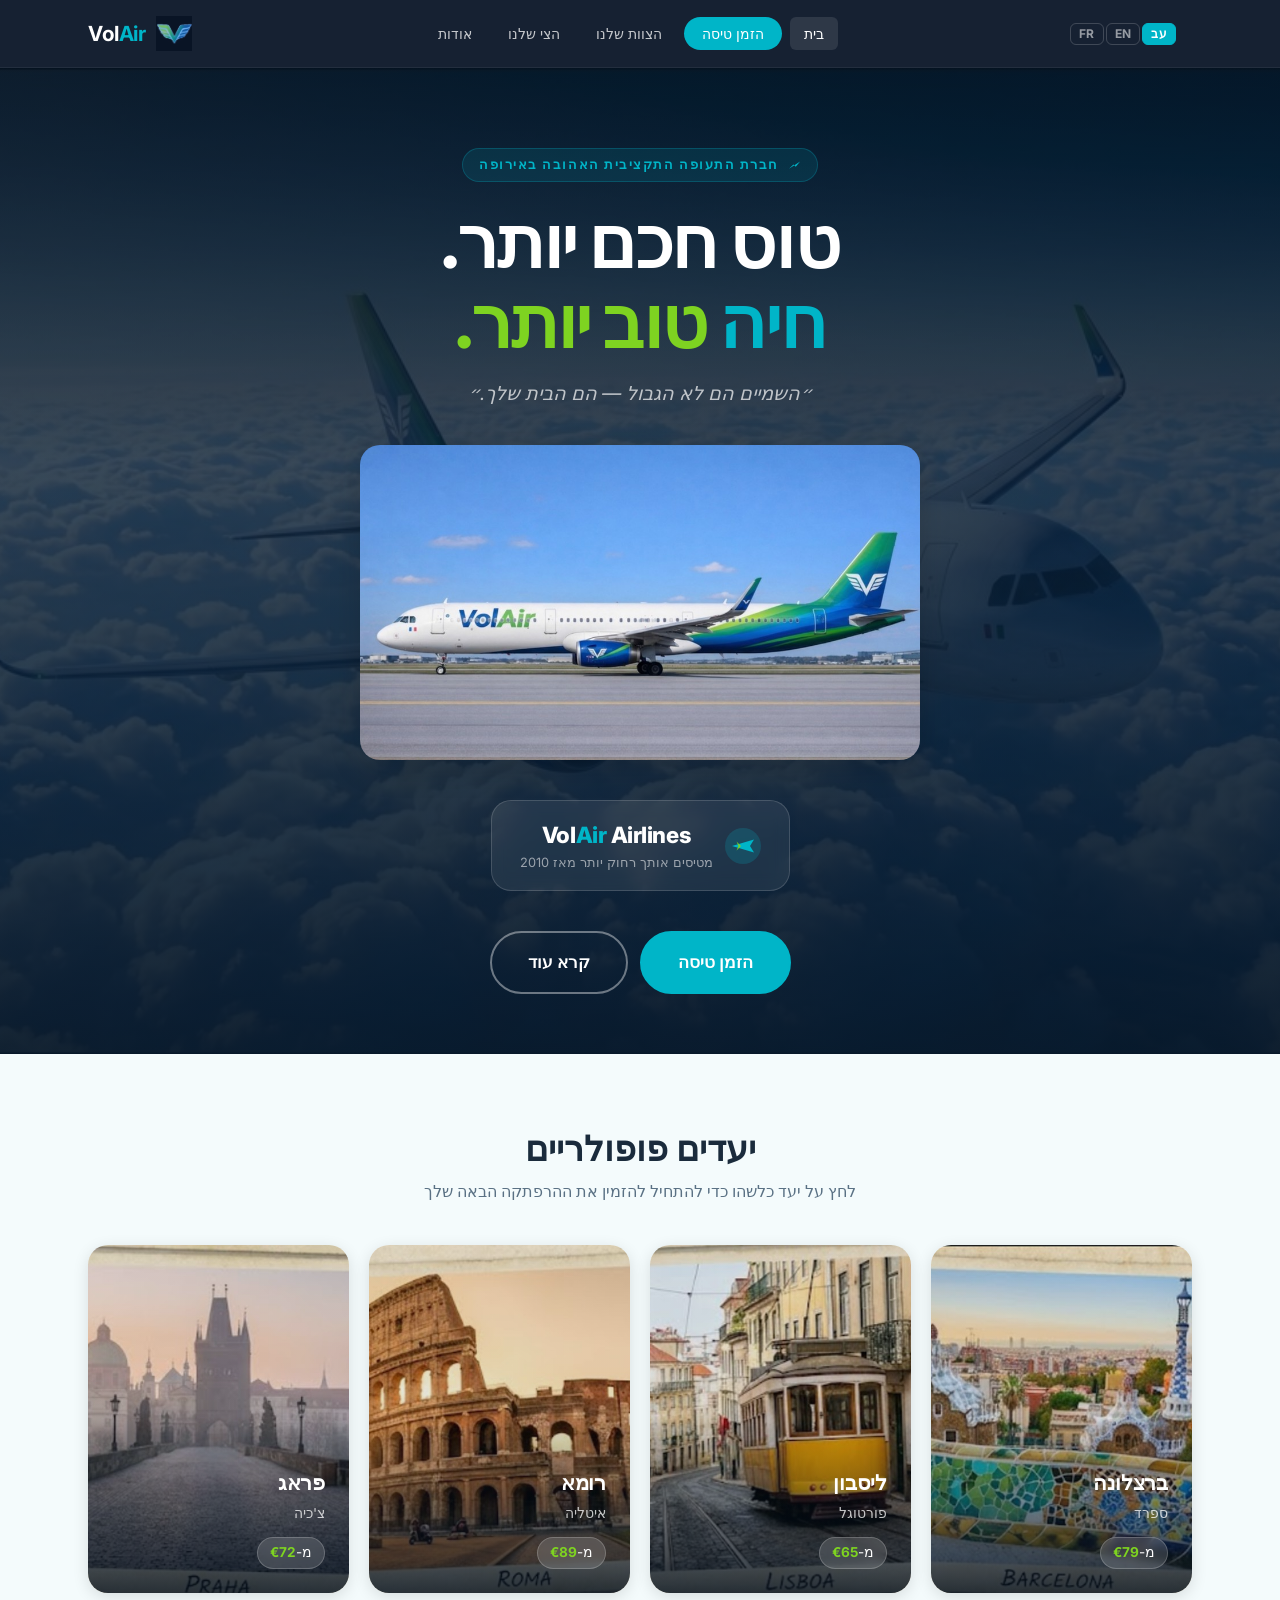
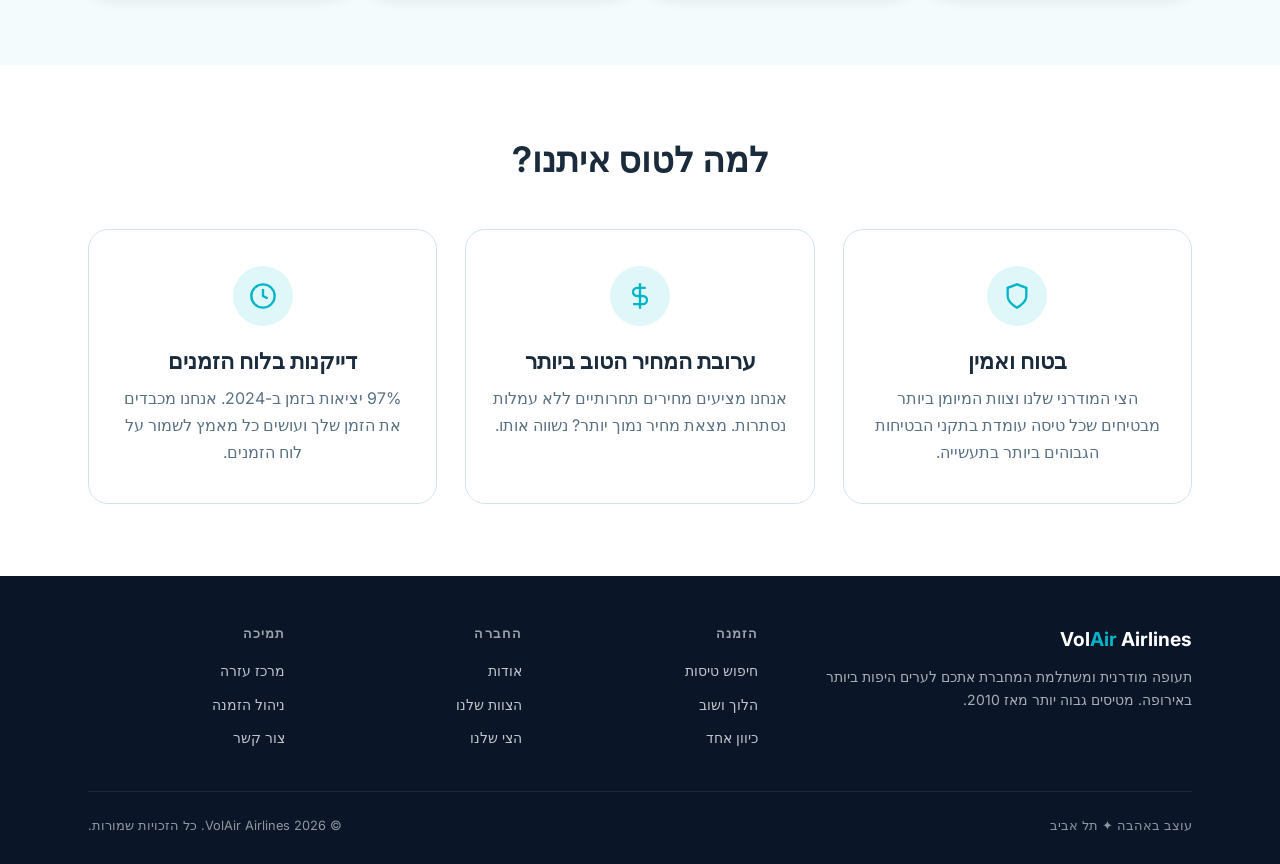
<file: index.html>
<!DOCTYPE html>
<html lang="he" dir="rtl">
<head>
  <meta charset="UTF-8" />
  <meta name="viewport" content="width=device-width, initial-scale=1.0" />
  <title>VolAir Airlines — טוס גבוה יותר</title>
  <meta name="description" content="VolAir Airlines — שער מודרני ומשתלם ליעדים הטובים ביותר באירופה." />
  <link rel="preconnect" href="https://fonts.googleapis.com" />
  <link rel="preconnect" href="https://fonts.gstatic.com" crossorigin />
  <link href="https://fonts.googleapis.com/css2?family=Inter:wght@400;500;600;700;800&display=swap" rel="stylesheet" />
  <link rel="stylesheet" href="css/style.css" />
</head>
<body>
  <a href="#main-content" class="skip-link" data-i18n="skip.link">דלג לתוכן הראשי</a>
  <!-- ── ניווט ── -->
  <nav class="navbar" role="navigation" aria-label="ניווט ראשי">
    <div class="nav-inner">
      <a href="index.html" class="nav-logo" aria-label="דף הבית של VolAir Airlines">
        <img src="images/logo.jpg" alt="" width="36" height="36" />
        <span>Vol<span>Air</span></span>
      </a>
      <button class="nav-toggle" aria-label="פתח/סגור תפריט ניווט" aria-expanded="false">
        <span></span><span></span><span></span>
      </button>
      <ul class="nav-links" role="list">
        <li><a href="index.html" class="active" data-i18n="nav.home">בית</a></li>
        <li><a href="flights.html" class="btn-nav" data-i18n="nav.book">הזמן טיסה</a></li>
        <li><a href="crew.html" data-i18n="nav.crew">הצוות שלנו</a></li>
        <li><a href="fleet.html" data-i18n="nav.fleet">הצי שלנו</a></li>
        <li><a href="about.html" data-i18n="nav.about">אודות</a></li>
      </ul>
      <div class="lang-switcher" role="group" aria-label="שינוי שפה">
        <button class="lang-btn active" data-lang="he" onclick="window.i18n?.applyLang('he')">עב</button>
        <button class="lang-btn" data-lang="en" onclick="window.i18n?.applyLang('en')">EN</button>
        <button class="lang-btn" data-lang="fr" onclick="window.i18n?.applyLang('fr')">FR</button>
      </div>
    </div>
  </nav>

  <!-- ── הירו ── -->
  <header class="hero" role="banner">
    <div class="hero-bg" aria-hidden="true">
      <img src="images/hero-plane.jpg" alt="" loading="eager" />
      <div class="hero-bg-gradient"></div>
    </div>

    <div class="hero-content">
      <div class="hero-eyebrow">
        <svg width="14" height="14" viewBox="0 0 24 24" fill="currentColor" aria-hidden="true">
          <path d="M3.5 18.5l7.5-7.5 4 4 7.5-9"/>
        </svg>
        <span data-i18n="home.hero.eyebrow">חברת התעופה התקציבית האהובה באירופה</span>
      </div>

      <h1 class="hero-title">
        <span data-i18n="home.hero.h1a">טוס חכם יותר.</span><br>
        <span class="brand-color" data-i18n="home.hero.h1b">חיה</span> <span class="accent-color" data-i18n="home.hero.h1c">טוב יותר.</span>
      </h1>
      <p class="hero-slogan" data-i18n="home.hero.slogan">״השמיים הם לא הגבול — הם הבית שלך.״</p>

      <!-- תמונת מטוס עם fallback SVG -->
      <div class="hero-plane" aria-hidden="true">
        <img src="images/volair-plane.jpg"
             alt="מטוס VolAir בטיסה"
             onerror="this.style.display='none';this.nextElementSibling.style.display='flex';"
             loading="eager" />
        <div class="hero-plane-placeholder" style="display:none;">
          <svg viewBox="0 0 560 315" fill="none" xmlns="http://www.w3.org/2000/svg" aria-hidden="true">
            <rect width="560" height="315" fill="url(#skyGrad)"/>
            <defs>
              <linearGradient id="skyGrad" x1="0" y1="0" x2="0" y2="1">
                <stop offset="0%" stop-color="#0D3D6B"/>
                <stop offset="100%" stop-color="#1565A8"/>
              </linearGradient>
            </defs>
            <ellipse cx="80" cy="80" rx="50" ry="20" fill="white" opacity="0.1"/>
            <ellipse cx="440" cy="60" rx="70" ry="24" fill="white" opacity="0.08"/>
            <g transform="translate(90,120)">
              <path d="M0 40 L280 20 L340 40 L280 60 Z" fill="#00B5C8" opacity="0.9"/>
              <path d="M120 20 L200 0 L220 20 Z" fill="#4A9FE8" opacity="0.8"/>
              <path d="M120 60 L180 80 L200 60 Z" fill="#4A9FE8" opacity="0.7"/>
              <path d="M280 40 L340 32 L344 40 L340 48 Z" fill="#7ED321" opacity="0.9"/>
              <rect x="60" y="34" width="10" height="8" rx="3" fill="white" opacity="0.6"/>
              <rect x="80" y="34" width="10" height="8" rx="3" fill="white" opacity="0.6"/>
              <rect x="100" y="34" width="10" height="8" rx="3" fill="white" opacity="0.6"/>
              <rect x="140" y="34" width="10" height="8" rx="3" fill="white" opacity="0.5"/>
              <rect x="160" y="34" width="10" height="8" rx="3" fill="white" opacity="0.5"/>
              <rect x="180" y="34" width="10" height="8" rx="3" fill="white" opacity="0.5"/>
              <text x="100" y="29" font-family="Inter,sans-serif" font-size="12" font-weight="700" fill="#00B5C8" opacity="0.9">VolAir</text>
            </g>
          </svg>
        </div>
      </div>

      <!-- לוגו תג -->
      <div class="hero-logo-badge">
        <svg width="36" height="36" viewBox="0 0 36 36" fill="none" aria-hidden="true">
          <circle cx="18" cy="18" r="18" fill="#00B5C8" opacity="0.2"/>
          <path d="M7 18 L29 11.5 L25 18 L29 24.5 Z" fill="#00B5C8"/>
          <path d="M16 18 L11.5 22.5 L13.5 18 L11.5 13.5 Z" fill="#7ED321"/>
        </svg>
        <div>
          <div class="brand-name">Vol<span>Air</span> Airlines</div>
          <div class="brand-tagline" data-i18n="home.brand.tagline">מטיסים אותך רחוק יותר מאז 2010</div>
        </div>
      </div>

      <div class="btn-group" style="justify-content:center;">
        <a href="flights.html" class="btn btn-primary btn-lg" data-i18n="home.hero.cta">הזמן טיסה</a>
        <a href="about.html"   class="btn btn-outline btn-lg" style="color:#fff;border-color:rgba(255,255,255,0.4);" data-i18n="home.hero.cta2">קרא עוד</a>
      </div>
    </div>
  </header>

  <main id="main-content">
    <!-- ── יעדים ── -->
    <section class="destinations" aria-labelledby="dest-heading">
      <div class="container">
        <h2 id="dest-heading" data-i18n="home.dest.h2">יעדים פופולריים</h2>
        <p class="section-subtitle" data-i18n="home.dest.sub">לחץ על יעד כלשהו כדי להתחיל להזמין את ההרפתקה הבאה שלך</p>

        <div class="destinations-grid">

          <!-- ברצלונה -->
          <a href="flights.html" class="dest-card" aria-label="טוס לברצלונה מ-€79">
            <img class="dest-card-img"
                 src="images/dest-barcelona.jpg"
                 alt="ברצלונה, ספרד — הסגרדה פמיליה בשקיעה"
                 loading="lazy"
                 onerror="this.style.display='none';this.nextElementSibling.style.display='flex';" />
            <div class="dest-card-placeholder" style="display:none;background:linear-gradient(160deg,#C0392B,#E74C3C,#F39C12);"></div>
            <div class="dest-card-overlay">
<div class="dest-city" data-i18n="home.dest.bcn.city">ברצלונה</div>
<div class="dest-country" data-i18n="home.dest.bcn.country">ספרד</div>
              <div class="dest-price">מ-<strong>€79</strong></div>
            </div>
          </a>

          <!-- ליסבון -->
          <a href="flights.html" class="dest-card" aria-label="טוס לליסבון מ-€65">
            <img class="dest-card-img"
                 src="images/dest-lisbon.jpg"
                 alt="ליסבון, פורטוגל — חשמליות צבעוניות ברחובות ההיסטוריים"
                 loading="lazy"
                 onerror="this.style.display='none';this.nextElementSibling.style.display='flex';" />
            <div class="dest-card-placeholder" style="display:none;background:linear-gradient(160deg,#1565A8,#1E88E5,#00B5C8);"></div>
            <div class="dest-card-overlay">
<div class="dest-city" data-i18n="home.dest.lis.city">ליסבון</div>
<div class="dest-country" data-i18n="home.dest.lis.country">פורטוגל</div>
              <div class="dest-price">מ-<strong>€65</strong></div>
            </div>
          </a>

          <!-- רומא -->
          <a href="flights.html" class="dest-card" aria-label="טוס לרומא מ-€89">
            <img class="dest-card-img"
                 src="images/dest-rome.jpg"
                 alt="רומא, איטליה — הקולוסיאום בשקיעה"
                 loading="lazy"
                 onerror="this.style.display='none';this.nextElementSibling.style.display='flex';" />
            <div class="dest-card-placeholder" style="display:none;background:linear-gradient(160deg,#6A1B9A,#8E24AA,#E91E63);"></div>
            <div class="dest-card-overlay">
<div class="dest-city" data-i18n="home.dest.fco.city">רומא</div>
<div class="dest-country" data-i18n="home.dest.fco.country">איטליה</div>
              <div class="dest-price">מ-<strong>€89</strong></div>
            </div>
          </a>

          <!-- פראג -->
          <a href="flights.html" class="dest-card" aria-label="טוס לפראג מ-€72">
            <img class="dest-card-img"
                 src="images/dest-prague.jpg"
                 alt="פראג, צ'כיה — כיכר העיר העתיקה בלילה"
                 loading="lazy"
                 onerror="this.style.display='none';this.nextElementSibling.style.display='flex';" />
            <div class="dest-card-placeholder" style="display:none;background:linear-gradient(160deg,#004D40,#00897B,#7ED321);"></div>
            <div class="dest-card-overlay">
<div class="dest-city" data-i18n="home.dest.prg.city">פראג</div>
<div class="dest-country" data-i18n="home.dest.prg.country">צ'כיה</div>
              <div class="dest-price">מ-<strong>€72</strong></div>
            </div>
          </a>

        </div>
      </div>
    </section>

    <!-- ── למה VolAir ── -->
    <section class="why-fly" aria-labelledby="why-heading">
      <div class="container">
        <h2 id="why-heading" data-i18n="home.why.h2">למה לטוס איתנו?</h2>
        <div class="why-grid">

          <div class="why-item">
            <div class="why-icon" aria-hidden="true">
              <svg width="28" height="28" viewBox="0 0 24 24" fill="none" stroke="currentColor" stroke-width="2">
                <path d="M12 22s8-4 8-10V5l-8-3-8 3v7c0 6 8 10 8 10z"/>
              </svg>
            </div>
<h3 data-i18n="home.why.1.h3">בטוח ואמין</h3>
<p data-i18n="home.why.1.p">הצי המודרני שלנו וצוות המיומן ביותר מבטיחים שכל טיסה עומדת בתקני הבטיחות הגבוהים ביותר בתעשייה.</p>
          </div>

          <div class="why-item">
            <div class="why-icon" aria-hidden="true">
              <svg width="28" height="28" viewBox="0 0 24 24" fill="none" stroke="currentColor" stroke-width="2">
                <line x1="12" y1="1" x2="12" y2="23"/>
                <path d="M17 5H9.5a3.5 3.5 0 0 0 0 7h5a3.5 3.5 0 0 1 0 7H6"/>
              </svg>
            </div>
<h3 data-i18n="home.why.2.h3">ערובת המחיר הטוב ביותר</h3>
<p data-i18n="home.why.2.p">אנחנו מציעים מחירים תחרותיים ללא עמלות נסתרות. מצאת מחיר נמוך יותר? נשווה אותו.</p>
          </div>

          <div class="why-item">
            <div class="why-icon" aria-hidden="true">
              <svg width="28" height="28" viewBox="0 0 24 24" fill="none" stroke="currentColor" stroke-width="2">
                <circle cx="12" cy="12" r="10"/>
                <polyline points="12 6 12 12 16 14"/>
              </svg>
            </div>
<h3 data-i18n="home.why.3.h3">דייקנות בלוח הזמנים</h3>
<p data-i18n="home.why.3.p">97% יציאות בזמן ב-2024. אנחנו מכבדים את הזמן שלך ועושים כל מאמץ לשמור על לוח הזמנים.</p>
          </div>

        </div>
      </div>
    </section>
  </main>

  <!-- ── כותרת תחתונה ── -->
  <footer class="footer" role="contentinfo">
    <div class="container">
      <div class="footer-inner">
        <div class="footer-brand">
          <div class="logo-text">Vol<span>Air</span> Airlines</div>
          <p data-i18n="footer.brandText">תעופה מודרנית ומשתלמת המחברת אתכם לערים היפות ביותר באירופה. מטיסים גבוה יותר מאז 2010.</p>
        </div>
        <div class="footer-col">
          <h5 data-i18n="footer.booking">הזמנה</h5>
          <ul>
            <li><a href="flights.html" data-i18n="footer.searchFlights">חיפוש טיסות</a></li>
            <li><a href="flights.html" data-i18n="flights.trip.return">הלוך ושוב</a></li>
            <li><a href="flights.html" data-i18n="flights.trip.oneway">כיוון אחד</a></li>
          </ul>
        </div>
        <div class="footer-col">
          <h5 data-i18n="footer.company">החברה</h5>
          <ul>
            <li><a href="about.html" data-i18n="nav.about">אודות</a></li>
            <li><a href="crew.html" data-i18n="nav.crew">הצוות שלנו</a></li>
            <li><a href="fleet.html" data-i18n="nav.fleet">הצי שלנו</a></li>
          </ul>
        </div>
        <div class="footer-col">
          <h5 data-i18n="footer.support">תמיכה</h5>
          <ul>
            <li><a href="help.html" data-i18n="footer.helpCenter">מרכז עזרה</a></li>
            <li><a href="manage.html" data-i18n="footer.manageBooking">ניהול הזמנה</a></li>
            <li><a href="contact.html" data-i18n="footer.contact">צור קשר</a></li>
          </ul>
        </div>
      </div>
      <div class="footer-bottom">
        <span data-i18n="footer.copyright">&copy; 2026 VolAir Airlines. כל הזכויות שמורות.</span>
        <span data-i18n="footer.tagline">עוצב באהבה ✦ תל אביב</span>
      </div>
    </div>
  </footer>

  <script src="js/i18n.js"></script>
  <script src="js/app.js"></script>
</body>
</html>
</file>
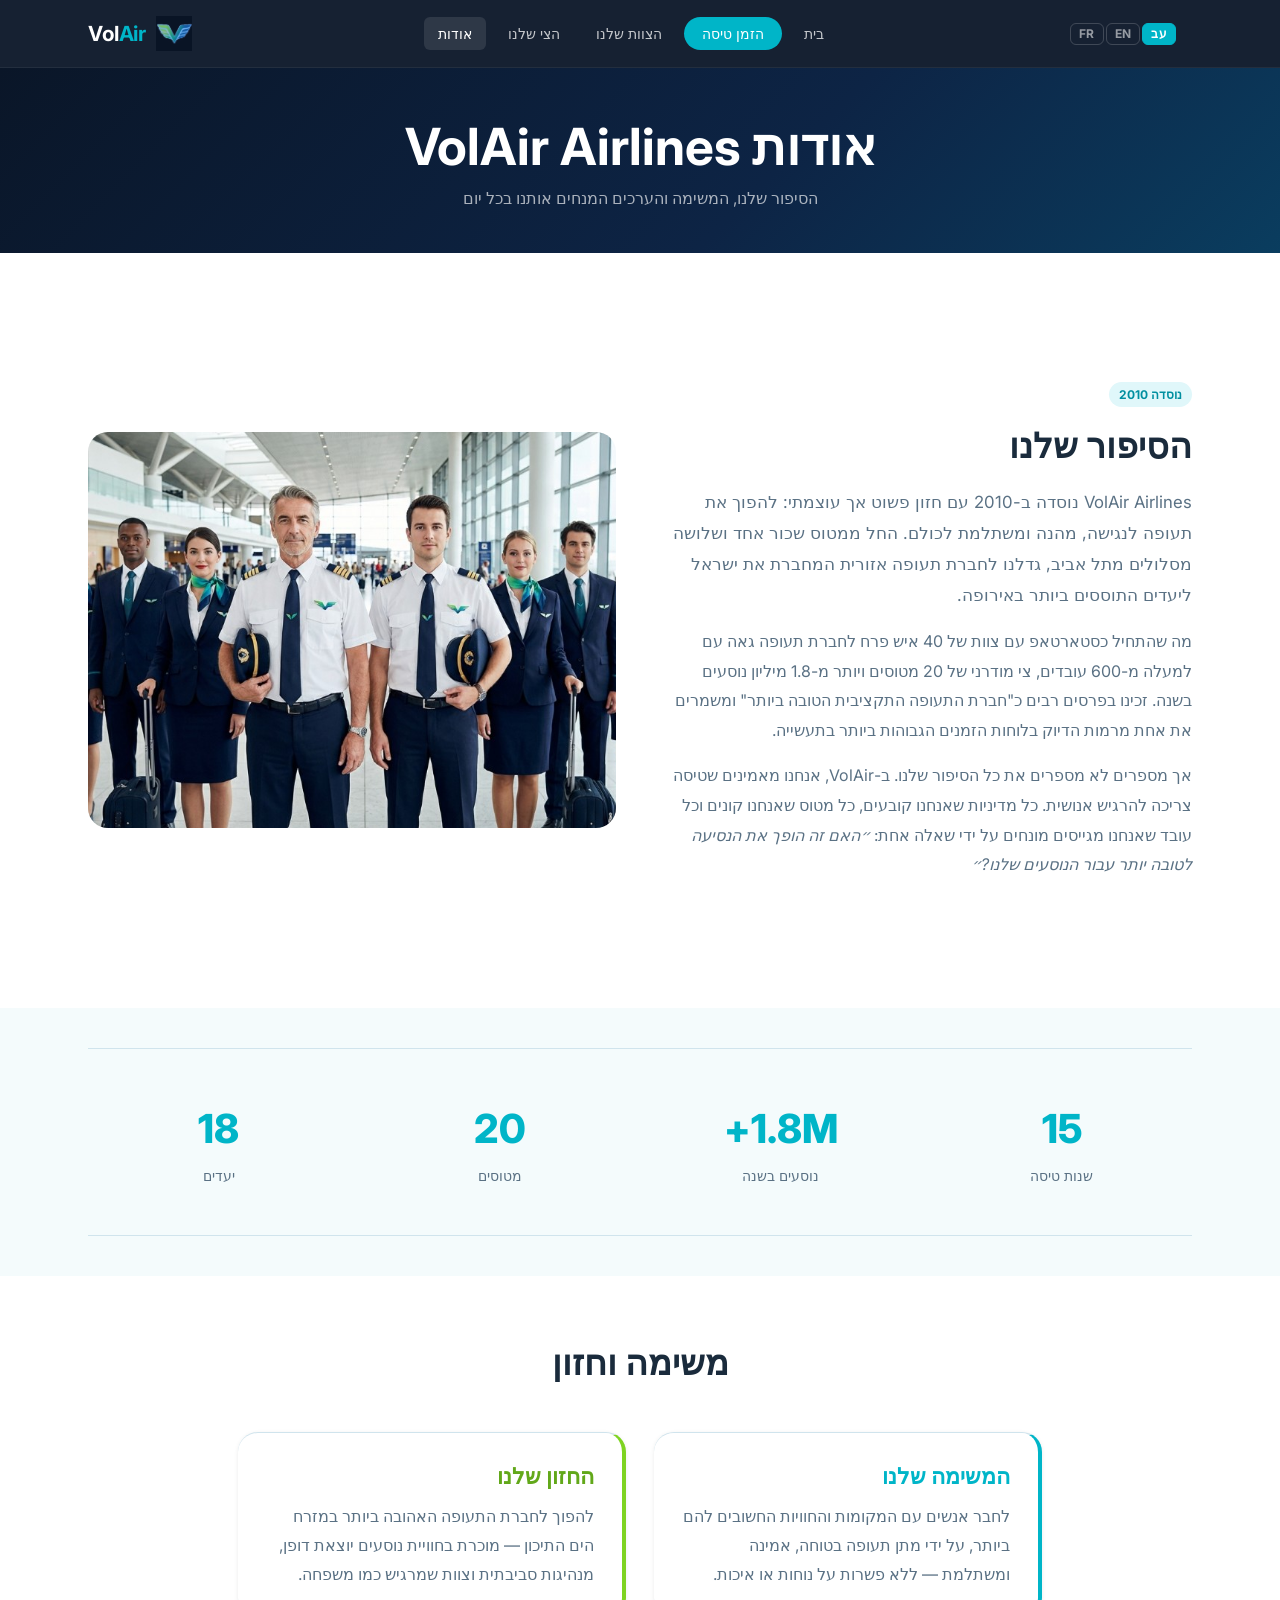
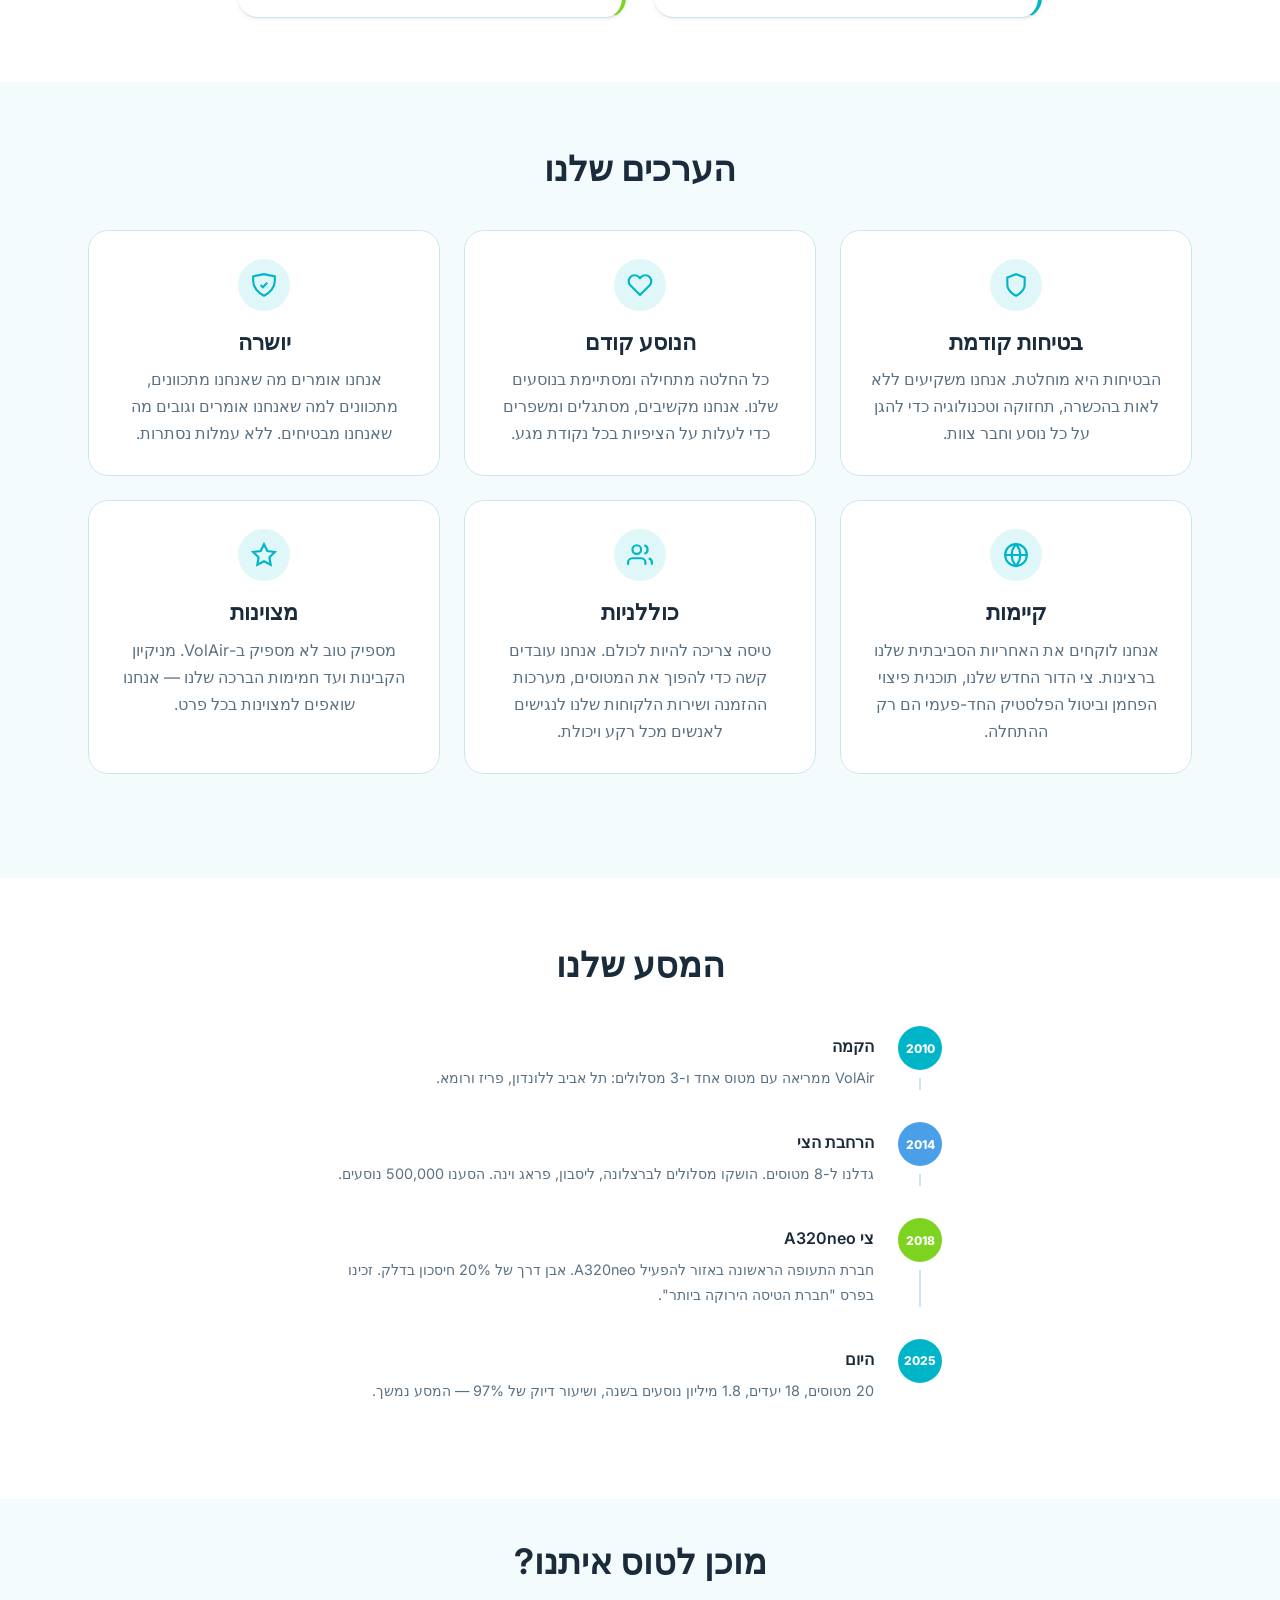
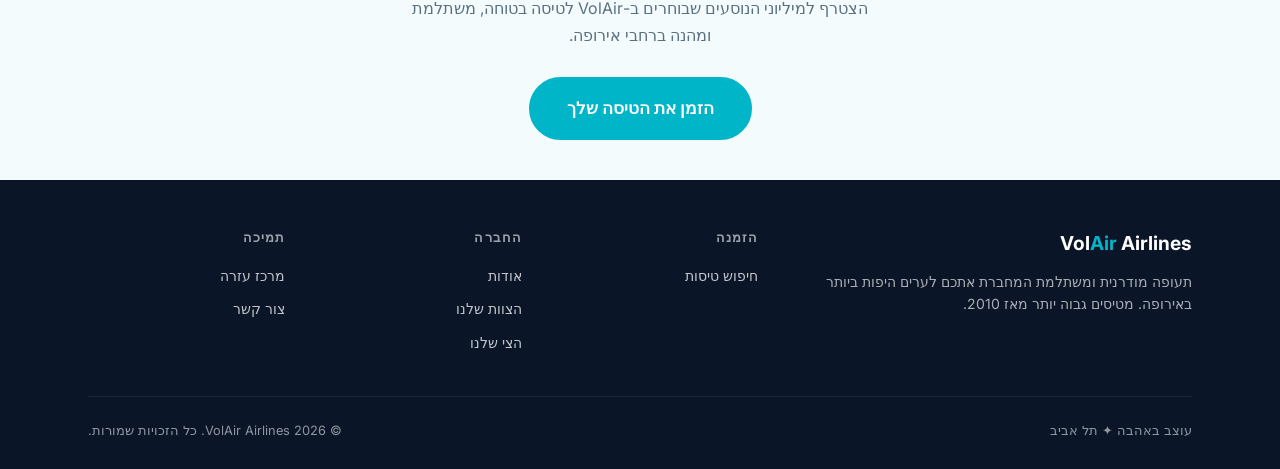
<file: about.html>
<!DOCTYPE html>
<html lang="he" dir="rtl">
<head>
  <meta charset="UTF-8" />
  <meta name="viewport" content="width=device-width, initial-scale=1.0" />
  <title>אודות VolAir — VolAir Airlines</title>
  <link rel="preconnect" href="https://fonts.googleapis.com" />
  <link href="https://fonts.googleapis.com/css2?family=Inter:wght@400;500;600;700;800&display=swap" rel="stylesheet" />
  <link rel="stylesheet" href="css/style.css" />
</head>
<body>
  <a href="#main-content" class="skip-link" data-i18n="skip.link">דלג לתוכן הראשי</a>
  <nav class="navbar" role="navigation" aria-label="ניווט ראשי">
    <div class="nav-inner">
      <a href="index.html" class="nav-logo">
        <img src="images/logo.jpg" alt="" width="36" height="36" />
        <span>Vol<span>Air</span></span>
      </a>
      <button class="nav-toggle" aria-label="פתח/סגור תפריט" aria-expanded="false">
        <span></span><span></span><span></span>
      </button>
      <ul class="nav-links" role="list">
        <li><a href="index.html" data-i18n="nav.home">בית</a></li>
        <li><a href="flights.html" class="btn-nav" data-i18n="nav.book">הזמן טיסה</a></li>
        <li><a href="crew.html" data-i18n="nav.crew">הצוות שלנו</a></li>
        <li><a href="fleet.html" data-i18n="nav.fleet">הצי שלנו</a></li>
        <li><a href="about.html" class="active" data-i18n="nav.about">אודות</a></li>
      </ul>
      <div class="lang-switcher" role="group" aria-label="שינוי שפה">
        <button class="lang-btn active" data-lang="he" onclick="window.i18n?.applyLang('he')">עב</button>
        <button class="lang-btn" data-lang="en" onclick="window.i18n?.applyLang('en')">EN</button>
        <button class="lang-btn" data-lang="fr" onclick="window.i18n?.applyLang('fr')">FR</button>
      </div>
    </div>
  </nav>

  <div class="page-hero">
    <div class="container">
      <h1 data-i18n="about.h1">אודות VolAir Airlines</h1>
      <p data-i18n="about.hero.sub">הסיפור שלנו, המשימה והערכים המנחים אותנו בכל יום</p>
    </div>
  </div>

  <main id="main-content">

    <!-- הסיפור שלנו -->
    <section class="section" style="background:var(--color-surface);">
      <div class="container">
        <div class="about-intro">
          <div>
            <span class="badge badge-primary" style="margin-bottom:16px;" data-i18n="about.story.badge">נוסדה 2010</span>
            <h2 style="margin-bottom:20px;" data-i18n="about.story.h2">הסיפור שלנו</h2>
            <p style="margin-bottom:16px;font-size:1.05rem;line-height:1.85;">
              VolAir Airlines נוסדה ב-2010 עם חזון פשוט אך עוצמתי: להפוך את תעופה לנגישה,
              מהנה ומשתלמת לכולם. החל ממטוס שכור אחד ושלושה מסלולים מתל אביב,
              גדלנו לחברת תעופה אזורית המחברת את ישראל ליעדים התוססים ביותר באירופה.
            </p>
            <p style="margin-bottom:16px;line-height:1.85;">
              מה שהתחיל כסטארטאפ עם צוות של 40 איש פרח לחברת תעופה גאה עם למעלה
              מ-600 עובדים, צי מודרני של 20 מטוסים ויותר מ-1.8 מיליון נוסעים בשנה.
              זכינו בפרסים רבים כ"חברת התעופה התקציבית הטובה ביותר" ומשמרים
              את אחת מרמות הדיוק בלוחות הזמנים הגבוהות ביותר בתעשייה.
            </p>
            <p style="line-height:1.85;">
              אך מספרים לא מספרים את כל הסיפור שלנו. ב-VolAir, אנחנו מאמינים שטיסה צריכה
              להרגיש אנושית. כל מדיניות שאנחנו קובעים, כל מטוס שאנחנו קונים וכל עובד שאנחנו
              מגייסים מונחים על ידי שאלה אחת: <em>״האם זה הופך את הנסיעה לטובה יותר עבור הנוסעים שלנו?״</em>
            </p>
          </div>
          <div class="about-intro-img">
            <img src="images/about-story.jpg"
                 alt="המטוס הראשון של VolAir בנמל התעופה תל אביב ב-2010"
                 loading="lazy"
                 onerror="this.style.display='none';this.nextElementSibling.style.display='flex';" />
            <div class="about-intro-img-placeholder"
                 style="display:none;align-items:center;justify-content:center;border-radius:20px;"
                 role="img"
                 aria-label="סיפור ייסוד VolAir — placeholder">
              <svg width="80" height="80" viewBox="0 0 24 24" fill="none" stroke="rgba(255,255,255,0.6)" stroke-width="1.2" aria-hidden="true">
                <path d="M3.5 18.5l7.5-7.5 4 4 7.5-9"/>
                <circle cx="18" cy="5" r="3"/>
              </svg>
            </div>
          </div>
        </div>
      </div>
    </section>

    <!-- סטטיסטיקות -->
    <section class="section-sm">
      <div class="container">
        <div class="about-stats">
          <div class="stat-item"><div class="num">15</div><div class="lbl">שנות טיסה</div></div>
          <div class="stat-item"><div class="num">1.8M+</div><div class="lbl">נוסעים בשנה</div></div>
          <div class="stat-item"><div class="num">20</div><div class="lbl">מטוסים</div></div>
          <div class="stat-item"><div class="num">18</div><div class="lbl">יעדים</div></div>
        </div>
      </div>
    </section>

    <!-- משימה וחזון -->
    <section class="section" style="background:var(--color-surface);">
      <div class="container" style="max-width:900px;">
        <div style="text-align:center;margin-bottom:48px;">
          <h2 data-i18n="about.mission.h2">משימה וחזון</h2>
        </div>
        <div style="display:grid;grid-template-columns:1fr 1fr;gap:28px;">

          <div class="card" style="border-right:4px solid var(--color-primary);border-left:none;">
            <h3 style="color:var(--color-primary);margin-bottom:12px;">המשימה שלנו</h3>
            <p style="line-height:1.8;">
              לחבר אנשים עם המקומות והחוויות החשובים להם ביותר, על ידי מתן תעופה בטוחה,
              אמינה ומשתלמת — ללא פשרות על נוחות או איכות.
            </p>
          </div>

          <div class="card" style="border-right:4px solid var(--color-secondary);border-left:none;">
            <h3 style="color:var(--color-secondary-dk);margin-bottom:12px;">החזון שלנו</h3>
            <p style="line-height:1.8;">
              להפוך לחברת התעופה האהובה ביותר במזרח הים התיכון — מוכרת בחוויית נוסעים
              יוצאת דופן, מנהיגות סביבתית וצוות שמרגיש כמו משפחה.
            </p>
          </div>

        </div>
      </div>
    </section>

    <!-- ערכים -->
    <section class="section">
      <div class="container">
        <h2 style="text-align:center;margin-bottom:40px;" data-i18n="about.values.h2">הערכים שלנו</h2>
        <div class="values-grid">

          <div class="value-card">
            <div class="icon" aria-hidden="true">
              <svg width="26" height="26" viewBox="0 0 24 24" fill="none" stroke="currentColor" stroke-width="2">
                <path d="M12 22s8-4 8-10V5l-8-3-8 3v7c0 6 8 10 8 10z"/>
              </svg>
            </div>
            <h3>בטיחות קודמת</h3>
            <p>הבטיחות היא מוחלטת. אנחנו משקיעים ללא לאות בהכשרה, תחזוקה וטכנולוגיה כדי להגן על כל נוסע וחבר צוות.</p>
          </div>

          <div class="value-card">
            <div class="icon" aria-hidden="true">
              <svg width="26" height="26" viewBox="0 0 24 24" fill="none" stroke="currentColor" stroke-width="2">
                <path d="M20.84 4.61a5.5 5.5 0 0 0-7.78 0L12 5.67l-1.06-1.06a5.5 5.5 0 0 0-7.78 7.78l1.06 1.06L12 21.23l7.78-7.78 1.06-1.06a5.5 5.5 0 0 0 0-7.78z"/>
              </svg>
            </div>
            <h3>הנוסע קודם</h3>
            <p>כל החלטה מתחילה ומסתיימת בנוסעים שלנו. אנחנו מקשיבים, מסתגלים ומשפרים כדי לעלות על הציפיות בכל נקודת מגע.</p>
          </div>

          <div class="value-card">
            <div class="icon" aria-hidden="true">
              <svg width="26" height="26" viewBox="0 0 24 24" fill="none" stroke="currentColor" stroke-width="2">
                <path d="M12 22c5.5-2.5 10-8 10-14V4L12 2 2 4v4c0 6 4.5 11.5 10 14z"/>
                <path d="M9 12l2 2 4-4"/>
              </svg>
            </div>
            <h3>יושרה</h3>
            <p>אנחנו אומרים מה שאנחנו מתכוונים, מתכוונים למה שאנחנו אומרים וגובים מה שאנחנו מבטיחים. ללא עמלות נסתרות.</p>
          </div>

          <div class="value-card">
            <div class="icon" aria-hidden="true">
              <svg width="26" height="26" viewBox="0 0 24 24" fill="none" stroke="currentColor" stroke-width="2">
                <circle cx="12" cy="12" r="10"/>
                <path d="M2 12h20M12 2a15.3 15.3 0 0 1 4 10 15.3 15.3 0 0 1-4 10 15.3 15.3 0 0 1-4-10 15.3 15.3 0 0 1 4-10z"/>
              </svg>
            </div>
            <h3>קיימות</h3>
            <p>אנחנו לוקחים את האחריות הסביבתית שלנו ברצינות. צי הדור החדש שלנו, תוכנית פיצוי הפחמן וביטול הפלסטיק החד-פעמי הם רק ההתחלה.</p>
          </div>

          <div class="value-card">
            <div class="icon" aria-hidden="true">
              <svg width="26" height="26" viewBox="0 0 24 24" fill="none" stroke="currentColor" stroke-width="2">
                <path d="M17 21v-2a4 4 0 0 0-4-4H5a4 4 0 0 0-4 4v2"/>
                <circle cx="9" cy="7" r="4"/>
                <path d="M23 21v-2a4 4 0 0 0-3-3.87M16 3.13a4 4 0 0 1 0 7.75"/>
              </svg>
            </div>
            <h3>כוללניות</h3>
            <p>טיסה צריכה להיות לכולם. אנחנו עובדים קשה כדי להפוך את המטוסים, מערכות ההזמנה ושירות הלקוחות שלנו לנגישים לאנשים מכל רקע ויכולת.</p>
          </div>

          <div class="value-card">
            <div class="icon" aria-hidden="true">
              <svg width="26" height="26" viewBox="0 0 24 24" fill="none" stroke="currentColor" stroke-width="2">
                <polygon points="12 2 15.09 8.26 22 9.27 17 14.14 18.18 21.02 12 17.77 5.82 21.02 7 14.14 2 9.27 8.91 8.26 12 2"/>
              </svg>
            </div>
            <h3>מצוינות</h3>
            <p>מספיק טוב לא מספיק ב-VolAir. מניקיון הקבינות ועד חמימות הברכה שלנו — אנחנו שואפים למצוינות בכל פרט.</p>
          </div>

        </div>
      </div>
    </section>

    <!-- ציר זמן -->
    <section class="section" style="background:var(--color-surface);">
      <div class="container" style="max-width:700px;">
        <h2 style="text-align:center;margin-bottom:40px;" data-i18n="about.timeline.h2">המסע שלנו</h2>

        <div style="display:flex;flex-direction:column;gap:0;">

          <div style="display:flex;gap:24px;padding-bottom:32px;position:relative;">
            <div style="display:flex;flex-direction:column;align-items:center;flex-shrink:0;">
              <div style="width:44px;height:44px;border-radius:50%;background:var(--color-primary);display:flex;align-items:center;justify-content:center;color:#fff;font-weight:800;font-size:0.75rem;z-index:1;">2010</div>
              <div style="width:2px;flex:1;background:var(--color-border);margin-top:8px;"></div>
            </div>
            <div style="padding-top:8px;">
              <h4>הקמה</h4>
              <p style="font-size:0.9rem;margin-top:6px;">VolAir ממריאה עם מטוס אחד ו-3 מסלולים: תל אביב ללונדון, פריז ורומא.</p>
            </div>
          </div>

          <div style="display:flex;gap:24px;padding-bottom:32px;position:relative;">
            <div style="display:flex;flex-direction:column;align-items:center;flex-shrink:0;">
              <div style="width:44px;height:44px;border-radius:50%;background:var(--color-accent);display:flex;align-items:center;justify-content:center;color:#fff;font-weight:800;font-size:0.75rem;z-index:1;">2014</div>
              <div style="width:2px;flex:1;background:var(--color-border);margin-top:8px;"></div>
            </div>
            <div style="padding-top:8px;">
              <h4>הרחבת הצי</h4>
              <p style="font-size:0.9rem;margin-top:6px;">גדלנו ל-8 מטוסים. הושקו מסלולים לברצלונה, ליסבון, פראג וינה. הסענו 500,000 נוסעים.</p>
            </div>
          </div>

          <div style="display:flex;gap:24px;padding-bottom:32px;position:relative;">
            <div style="display:flex;flex-direction:column;align-items:center;flex-shrink:0;">
              <div style="width:44px;height:44px;border-radius:50%;background:var(--color-secondary);display:flex;align-items:center;justify-content:center;color:#fff;font-weight:800;font-size:0.75rem;z-index:1;">2018</div>
              <div style="width:2px;flex:1;background:var(--color-border);margin-top:8px;"></div>
            </div>
            <div style="padding-top:8px;">
              <h4>צי A320neo</h4>
              <p style="font-size:0.9rem;margin-top:6px;">חברת התעופה הראשונה באזור להפעיל A320neo. אבן דרך של 20% חיסכון בדלק. זכינו בפרס "חברת הטיסה הירוקה ביותר".</p>
            </div>
          </div>

          <div style="display:flex;gap:24px;padding-bottom:32px;">
            <div style="display:flex;flex-direction:column;align-items:center;flex-shrink:0;">
              <div style="width:44px;height:44px;border-radius:50%;background:var(--color-primary);display:flex;align-items:center;justify-content:center;color:#fff;font-weight:800;font-size:0.75rem;z-index:1;">2025</div>
            </div>
            <div style="padding-top:8px;">
              <h4>היום</h4>
              <p style="font-size:0.9rem;margin-top:6px;">20 מטוסים, 18 יעדים, 1.8 מיליון נוסעים בשנה, ושיעור דיוק של 97% — המסע נמשך.</p>
            </div>
          </div>

        </div>
      </div>
    </section>

    <!-- קריאה לפעולה -->
    <section class="section-sm" style="text-align:center;">
      <div class="container">
        <h2 style="margin-bottom:12px;" data-i18n="about.cta.h2">מוכן לטוס איתנו?</h2>
        <p style="margin-bottom:28px;max-width:480px;margin-left:auto;margin-right:auto;">
          הצטרף למיליוני הנוסעים שבוחרים ב-VolAir לטיסה בטוחה, משתלמת ומהנה ברחבי אירופה.
        </p>
        <a href="flights.html" class="btn btn-primary btn-lg">הזמן את הטיסה שלך</a>
      </div>
    </section>

  </main>

  <footer class="footer" role="contentinfo">
    <div class="container">
      <div class="footer-inner">
        <div class="footer-brand">
          <div class="logo-text">Vol<span>Air</span> Airlines</div>
          <p data-i18n="footer.brandText">תעופה מודרנית ומשתלמת המחברת אתכם לערים היפות ביותר באירופה. מטיסים גבוה יותר מאז 2010.</p>
        </div>
        <div class="footer-col">
          <h5 data-i18n="footer.booking">הזמנה</h5>
          <ul><li><a href="flights.html" data-i18n="footer.searchFlights">חיפוש טיסות</a></li></ul>
        </div>
        <div class="footer-col">
          <h5 data-i18n="footer.company">החברה</h5>
          <ul>
            <li><a href="about.html" data-i18n="nav.about">אודות</a></li>
            <li><a href="crew.html" data-i18n="nav.crew">הצוות שלנו</a></li>
            <li><a href="fleet.html" data-i18n="nav.fleet">הצי שלנו</a></li>
          </ul>
        </div>
        <div class="footer-col">
          <h5 data-i18n="footer.support">תמיכה</h5>
          <ul>
            <li><a href="help.html" data-i18n="footer.helpCenter">מרכז עזרה</a></li>
            <li><a href="contact.html" data-i18n="footer.contact">צור קשר</a></li>
          </ul>
        </div>
      </div>
      <div class="footer-bottom">
        <span data-i18n="footer.copyright">&copy; 2026 VolAir Airlines. כל הזכויות שמורות.</span>
        <span data-i18n="footer.tagline">עוצב באהבה ✦ תל אביב</span>
      </div>
    </div>
  </footer>

  <script src="js/i18n.js"></script>
  <script src="js/app.js"></script>
</body>
</html>
</file>
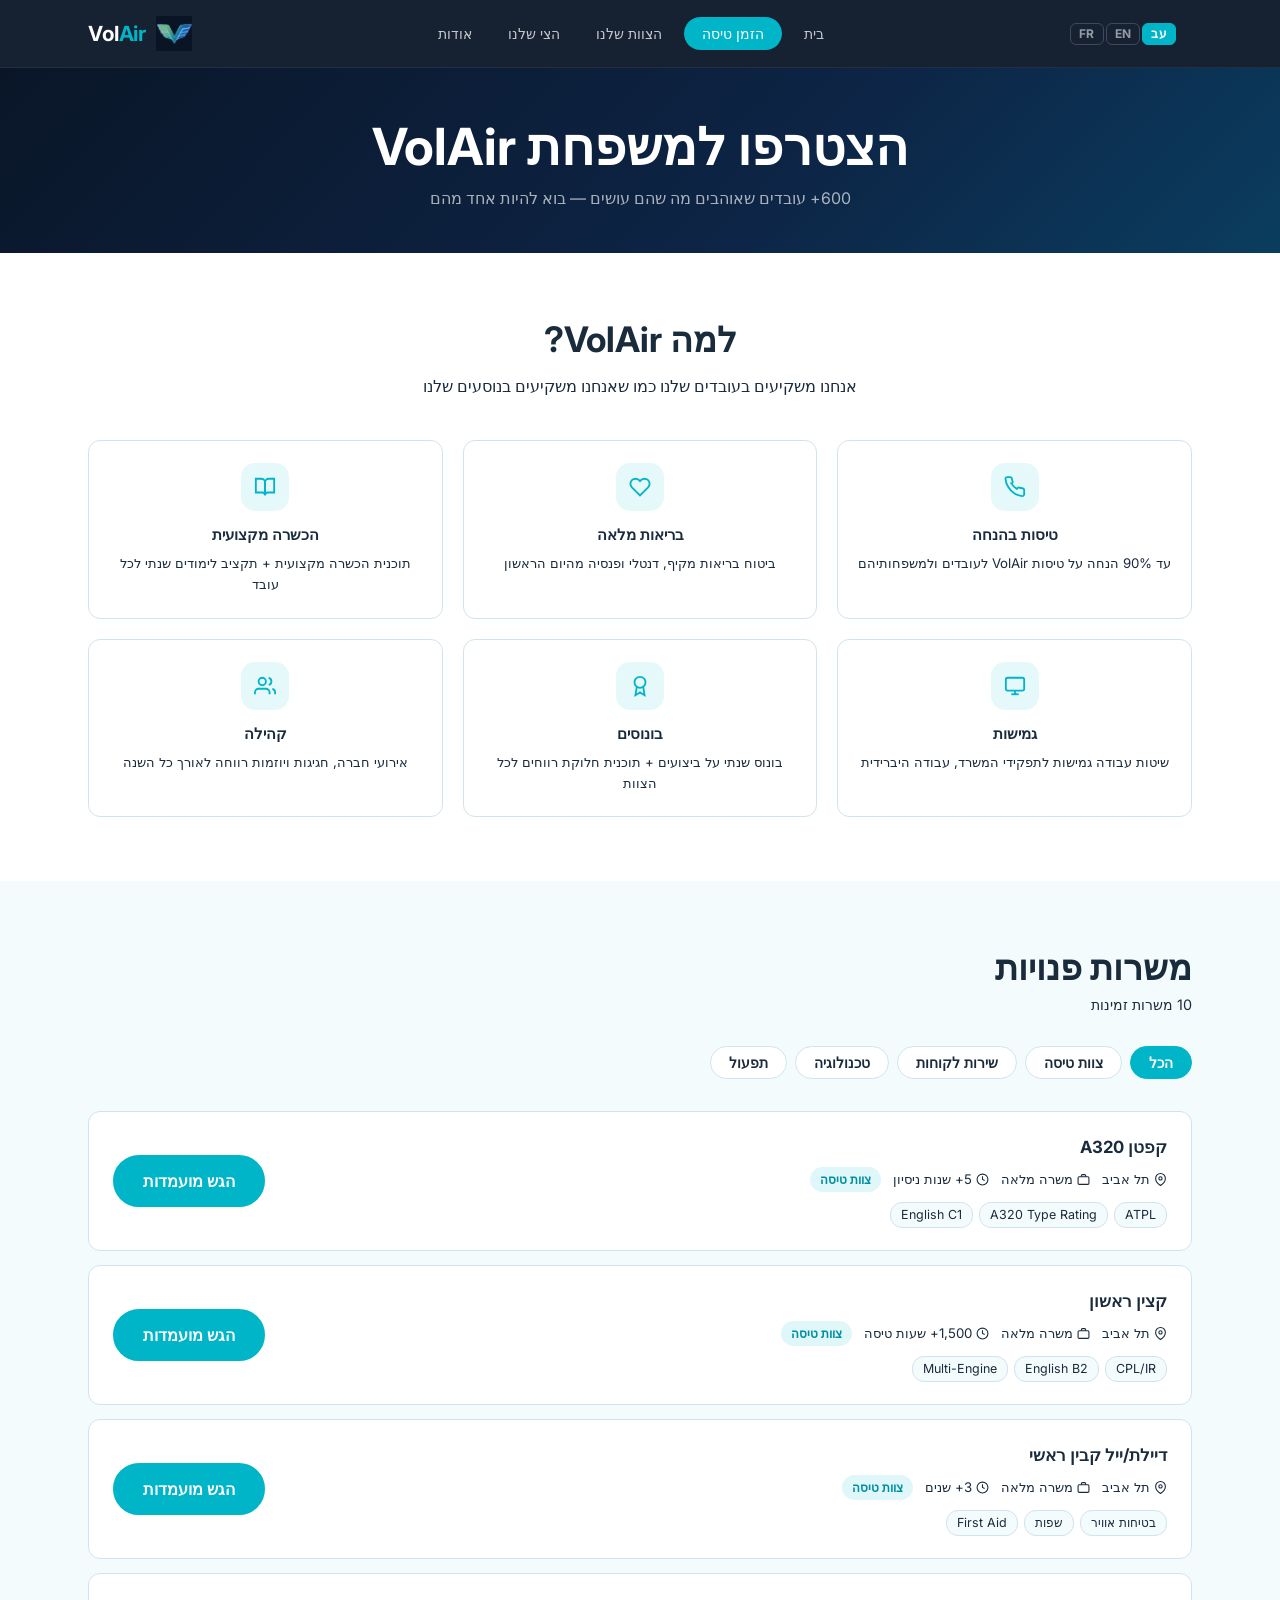
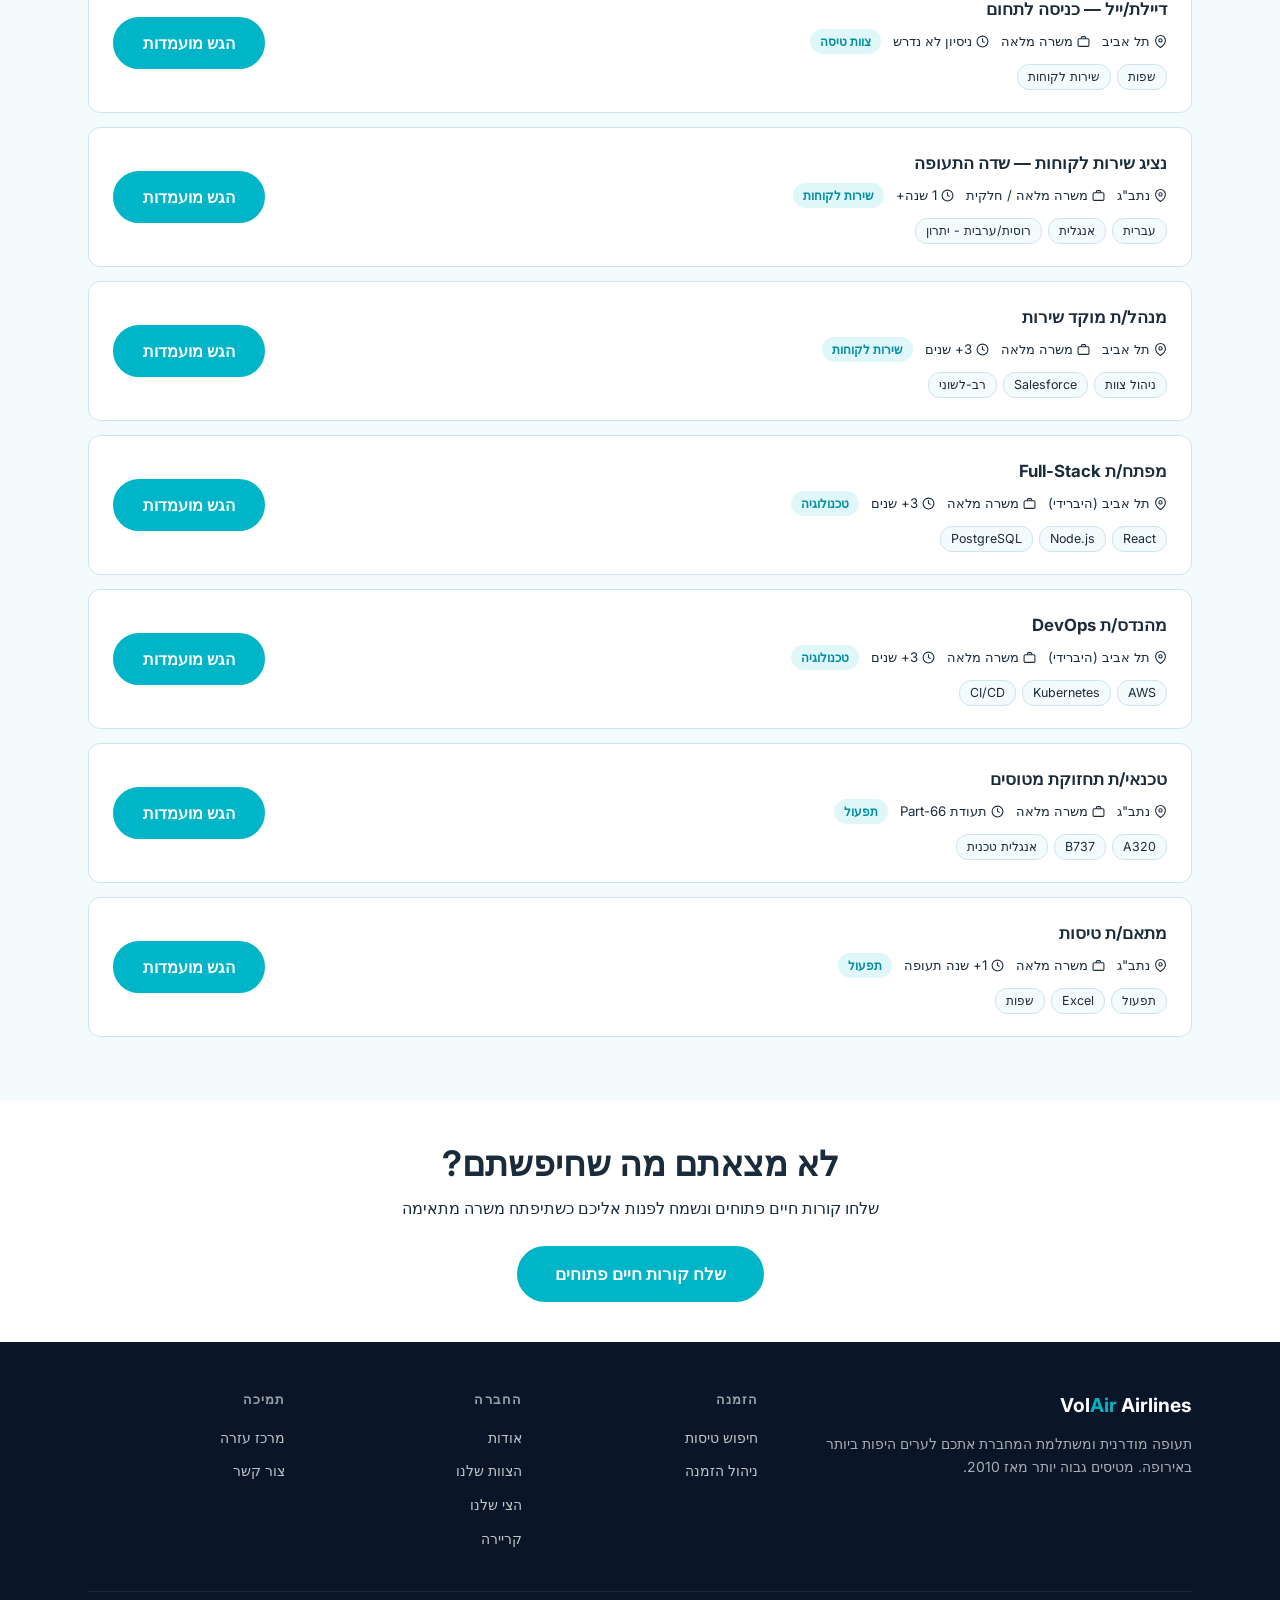
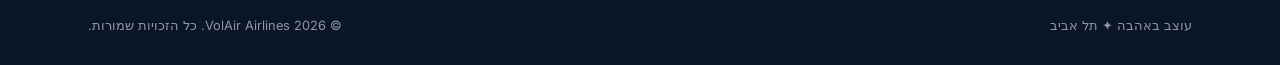
<file: careers.html>
<!DOCTYPE html>
<html lang="he" dir="rtl">
<head>
  <meta charset="UTF-8" />
  <meta name="viewport" content="width=device-width, initial-scale=1.0" />
  <title>קריירה — VolAir Airlines</title>
  <link rel="preconnect" href="https://fonts.googleapis.com" />
  <link href="https://fonts.googleapis.com/css2?family=Inter:wght@400;500;600;700;800&display=swap" rel="stylesheet" />
  <link rel="stylesheet" href="css/style.css" />
  <style>
    /* ─── Filter Tabs ─── */
    .filter-tabs {
      display: flex; gap: 8px; flex-wrap: wrap; margin-bottom: 32px;
    }
    .filter-tab {
      border: 1.5px solid var(--color-border);
      background: var(--color-surface); border-radius: 24px;
      padding: 7px 18px; font-size: 0.88rem; font-weight: 600;
      cursor: pointer; color: var(--color-text-muted); transition: all 180ms;
      font-family: inherit;
    }
    .filter-tab:hover { border-color: var(--color-primary); color: var(--color-primary); }
    .filter-tab.active { background: var(--color-primary); border-color: var(--color-primary); color: #fff; }

    /* ─── Job Cards ─── */
    .jobs-grid {
      display: flex; flex-direction: column; gap: 14px;
    }
    .job-card {
      background: var(--color-surface); border: 1px solid var(--color-border);
      border-radius: var(--radius-md); padding: 22px 24px;
      display: flex; justify-content: space-between; align-items: center;
      gap: 16px; transition: box-shadow 200ms, border-color 200ms;
    }
    .job-card:hover { box-shadow: var(--shadow-md); border-color: var(--color-primary); }
    .job-info { flex: 1; min-width: 0; }
    .job-title { font-size: 1.05rem; font-weight: 700; margin-bottom: 6px; }
    .job-meta { display: flex; gap: 12px; flex-wrap: wrap; font-size: 0.83rem; color: var(--color-text-muted); }
    .job-meta span { display: flex; align-items: center; gap: 4px; }
    .job-tags { display: flex; gap: 6px; flex-wrap: wrap; margin-top: 10px; }
    .job-tag {
      background: var(--color-bg); border: 1px solid var(--color-border);
      border-radius: 12px; padding: 2px 10px; font-size: 0.78rem; color: var(--color-text-muted);
    }
    .job-actions { display: flex; gap: 10px; flex-shrink: 0; }
    @media (max-width: 600px) { .job-card { flex-direction: column; align-items: flex-start; } .job-actions { width: 100%; } .job-actions .btn { flex: 1; text-align: center; } }

    /* ─── Apply Modal ─── */
    .modal-overlay {
      position: fixed; inset: 0; background: rgba(10,22,40,.6); z-index: 2000;
      display: flex; align-items: center; justify-content: center; padding: 20px;
      opacity: 0; pointer-events: none; transition: opacity 240ms;
    }
    .modal-overlay.open { opacity: 1; pointer-events: auto; }
    .modal {
      background: #fff; border-radius: var(--radius-lg); padding: 36px 32px;
      max-width: 520px; width: 100%; max-height: 90vh; overflow-y: auto;
      transform: translateY(20px); transition: transform 260ms cubic-bezier(0.34,1.56,0.64,1);
      box-shadow: 0 20px 60px rgba(0,0,0,.25);
    }
    .modal-overlay.open .modal { transform: translateY(0); }
    .modal-header { display: flex; justify-content: space-between; align-items: flex-start; margin-bottom: 24px; }
    .modal-header h3 { margin: 0; }
    .modal-close { background: none; border: none; cursor: pointer; padding: 4px; border-radius: 8px; color: var(--color-text-muted); }
    .modal-close:hover { background: var(--color-bg); }

    /* ─── Perks ─── */
    .perks-grid { display: grid; grid-template-columns: repeat(3, 1fr); gap: 20px; }
    @media (max-width: 600px) { .perks-grid { grid-template-columns: 1fr 1fr; } }
    .perk-card {
      background: var(--color-surface); border: 1px solid var(--color-border);
      border-radius: var(--radius-md); padding: 22px 18px; text-align: center;
    }
    .perk-icon {
      width: 48px; height: 48px; border-radius: 14px;
      background: rgba(0,181,200,.1); margin: 0 auto 12px;
      display: flex; align-items: center; justify-content: center; color: var(--color-primary);
    }
    .perk-card h4 { font-size: 0.95rem; margin-bottom: 6px; }
    .perk-card p { font-size: 0.83rem; color: var(--color-text-muted); line-height: 1.6; }

    .no-jobs { text-align: center; padding: 48px 0; color: var(--color-text-muted); display: none; }
    .no-jobs.visible { display: block; }
  </style>
</head>
<body>
  <a href="#main-content" class="skip-link" data-i18n="skip.link">דלג לתוכן הראשי</a>

  <nav class="navbar" role="navigation" aria-label="ניווט ראשי">
    <div class="nav-inner">
      <a href="index.html" class="nav-logo">
        <img src="images/logo.jpg" alt="" width="36" height="36" />
        <span>Vol<span>Air</span></span>
      </a>
      <button class="nav-toggle" aria-label="פתח/סגור תפריט" aria-expanded="false">
        <span></span><span></span><span></span>
      </button>
      <ul class="nav-links" role="list">
        <li><a href="index.html" data-i18n="nav.home">בית</a></li>
        <li><a href="flights.html" class="btn-nav" data-i18n="nav.book">הזמן טיסה</a></li>
        <li><a href="crew.html" data-i18n="nav.crew">הצוות שלנו</a></li>
        <li><a href="fleet.html" data-i18n="nav.fleet">הצי שלנו</a></li>
        <li><a href="about.html" data-i18n="nav.about">אודות</a></li>
      </ul>
      <div class="lang-switcher" role="group" aria-label="שינוי שפה">
        <button class="lang-btn active" data-lang="he" onclick="window.i18n?.applyLang('he')">עב</button>
        <button class="lang-btn" data-lang="en" onclick="window.i18n?.applyLang('en')">EN</button>
        <button class="lang-btn" data-lang="fr" onclick="window.i18n?.applyLang('fr')">FR</button>
      </div>
    </div>
  </nav>

  <div class="page-hero">
    <div class="container">
      <h1 data-i18n="careers.h1">הצטרפו למשפחת VolAir</h1>
      <p data-i18n="careers.hero.sub">600+ עובדים שאוהבים מה שהם עושים — בוא להיות אחד מהם</p>
    </div>
  </div>

  <main id="main-content">

    <!-- הטבות -->
    <section class="section" style="background:var(--color-surface);">
      <div class="container">
        <h2 style="text-align:center;margin-bottom:12px;" data-i18n="careers.perks.h2">למה VolAir?</h2>
        <p style="text-align:center;color:var(--color-text-muted);margin-bottom:40px;max-width:560px;margin-left:auto;margin-right:auto;">
          אנחנו משקיעים בעובדים שלנו כמו שאנחנו משקיעים בנוסעים שלנו
        </p>
        <div class="perks-grid">
          <div class="perk-card">
            <div class="perk-icon" aria-hidden="true">
              <svg width="22" height="22" viewBox="0 0 24 24" fill="none" stroke="currentColor" stroke-width="2"><path d="M22 16.92v3a2 2 0 0 1-2.18 2 19.79 19.79 0 0 1-8.63-3.07A19.5 19.5 0 0 1 4.69 12a19.79 19.79 0 0 1-3.07-8.67A2 2 0 0 1 3.6 1.18h3a2 2 0 0 1 2 1.72 12.84 12.84 0 0 0 .7 2.81 2 2 0 0 1-.45 2.11L8 8a16 16 0 0 0 6 6l.86-.86a2 2 0 0 1 2.11-.45 12.84 12.84 0 0 0 2.81.7A2 2 0 0 1 22 15.4z"/></svg>
            </div>
            <h4>טיסות בהנחה</h4>
            <p>עד 90% הנחה על טיסות VolAir לעובדים ולמשפחותיהם</p>
          </div>
          <div class="perk-card">
            <div class="perk-icon" aria-hidden="true">
              <svg width="22" height="22" viewBox="0 0 24 24" fill="none" stroke="currentColor" stroke-width="2"><path d="M20.84 4.61a5.5 5.5 0 0 0-7.78 0L12 5.67l-1.06-1.06a5.5 5.5 0 0 0-7.78 7.78l1.06 1.06L12 21.23l7.78-7.78 1.06-1.06a5.5 5.5 0 0 0 0-7.78z"/></svg>
            </div>
            <h4>בריאות מלאה</h4>
            <p>ביטוח בריאות מקיף, דנטלי ופנסיה מהיום הראשון</p>
          </div>
          <div class="perk-card">
            <div class="perk-icon" aria-hidden="true">
              <svg width="22" height="22" viewBox="0 0 24 24" fill="none" stroke="currentColor" stroke-width="2"><path d="M2 3h6a4 4 0 0 1 4 4v14a3 3 0 0 0-3-3H2z"/><path d="M22 3h-6a4 4 0 0 0-4 4v14a3 3 0 0 1 3-3h7z"/></svg>
            </div>
            <h4>הכשרה מקצועית</h4>
            <p>תוכנית הכשרה מקצועית + תקציב לימודים שנתי לכל עובד</p>
          </div>
          <div class="perk-card">
            <div class="perk-icon" aria-hidden="true">
              <svg width="22" height="22" viewBox="0 0 24 24" fill="none" stroke="currentColor" stroke-width="2"><rect x="2" y="3" width="20" height="14" rx="2"/><line x1="8" y1="21" x2="16" y2="21"/><line x1="12" y1="17" x2="12" y2="21"/></svg>
            </div>
            <h4>גמישות</h4>
            <p>שיטות עבודה גמישות לתפקידי המשרד, עבודה היברידית</p>
          </div>
          <div class="perk-card">
            <div class="perk-icon" aria-hidden="true">
              <svg width="22" height="22" viewBox="0 0 24 24" fill="none" stroke="currentColor" stroke-width="2"><circle cx="12" cy="8" r="6"/><path d="M15.477 12.89L17 22l-5-3-5 3 1.523-9.11"/></svg>
            </div>
            <h4>בונוסים</h4>
            <p>בונוס שנתי על ביצועים + תוכנית חלוקת רווחים לכל הצוות</p>
          </div>
          <div class="perk-card">
            <div class="perk-icon" aria-hidden="true">
              <svg width="22" height="22" viewBox="0 0 24 24" fill="none" stroke="currentColor" stroke-width="2"><path d="M17 21v-2a4 4 0 0 0-4-4H5a4 4 0 0 0-4 4v2"/><circle cx="9" cy="7" r="4"/><path d="M23 21v-2a4 4 0 0 0-3-3.87M16 3.13a4 4 0 0 1 0 7.75"/></svg>
            </div>
            <h4>קהילה</h4>
            <p>אירועי חברה, חגיגות ויוזמות רווחה לאורך כל השנה</p>
          </div>
        </div>
      </div>
    </section>

    <!-- משרות פנויות -->
    <section class="section">
      <div class="container">
        <div style="display:flex;justify-content:space-between;align-items:center;flex-wrap:wrap;gap:16px;margin-bottom:28px;">
          <div>
            <h2 style="margin-bottom:4px;"  data-i18n="careers.jobs.h2">משרות פנויות</h2>
            <p style="color:var(--color-text-muted);font-size:0.9rem;"><span id="jobs-count">10</span> משרות זמינות</p>
          </div>
        </div>

        <div class="filter-tabs" role="tablist" aria-label="סינון לפי קטגוריה">
          <button class="filter-tab active" data-filter="all" role="tab" aria-selected="true">הכל</button>
          <button class="filter-tab" data-filter="flight" role="tab" aria-selected="false">צוות טיסה</button>
          <button class="filter-tab" data-filter="service" role="tab" aria-selected="false">שירות לקוחות</button>
          <button class="filter-tab" data-filter="tech" role="tab" aria-selected="false">טכנולוגיה</button>
          <button class="filter-tab" data-filter="ops" role="tab" aria-selected="false">תפעול</button>
        </div>

        <div class="jobs-grid" id="jobs-grid" aria-live="polite">
          <!-- generated by JS -->
        </div>
        <div class="no-jobs" id="no-jobs">אין משרות זמינות בקטגוריה זו כרגע.</div>
      </div>
    </section>

    <!-- CTA -->
    <section class="section-sm" style="background:var(--color-surface);text-align:center;">
      <div class="container">
        <h2 style="margin-bottom:10px;">לא מצאתם מה שחיפשתם?</h2>
        <p style="margin-bottom:24px;color:var(--color-text-muted);max-width:480px;margin-left:auto;margin-right:auto;">
          שלחו קורות חיים פתוחים ונשמח לפנות אליכם כשתיפתח משרה מתאימה
        </p>
        <button class="btn btn-primary btn-lg" onclick="openApply(null)">שלח קורות חיים פתוחים</button>
      </div>
    </section>

  </main>

  <!-- Apply Modal -->
  <div class="modal-overlay" id="modal-overlay" role="dialog" aria-modal="true" aria-labelledby="modal-title">
    <div class="modal">
      <div class="modal-header">
        <div>
          <h3 id="modal-title">הגשת מועמדות</h3>
          <p id="modal-subtitle" style="color:var(--color-text-muted);font-size:0.9rem;margin-top:4px;"></p>
        </div>
        <button class="modal-close" onclick="closeModal()" aria-label="סגור">
          <svg width="20" height="20" viewBox="0 0 24 24" fill="none" stroke="currentColor" stroke-width="2.5"><line x1="18" y1="6" x2="6" y2="18"/><line x1="6" y1="6" x2="18" y2="18"/></svg>
        </button>
      </div>

      <form id="apply-form" novalidate>
        <div style="display:grid;grid-template-columns:1fr 1fr;gap:14px;">
          <div class="form-group">
            <label class="form-label" for="a-name">שם מלא *</label>
            <input class="form-control" id="a-name" type="text" autocomplete="name" />
            <span class="form-error" id="ae-name"></span>
          </div>
          <div class="form-group">
            <label class="form-label" for="a-email">אימייל *</label>
            <input class="form-control" id="a-email" type="email" autocomplete="email" />
            <span class="form-error" id="ae-email"></span>
          </div>
        </div>
        <div class="form-group" style="margin-top:14px;">
          <label class="form-label" for="a-phone">טלפון *</label>
          <input class="form-control" id="a-phone" type="tel" autocomplete="tel" />
          <span class="form-error" id="ae-phone"></span>
        </div>
        <div class="form-group" style="margin-top:14px;">
          <label class="form-label" for="a-linkedin">קישור LinkedIn / פורטפוליו</label>
          <input class="form-control" id="a-linkedin" type="url" placeholder="https://linkedin.com/in/…" />
        </div>
        <div class="form-group" style="margin-top:14px;">
          <label class="form-label" for="a-cover">מכתב מוטיבציה *</label>
          <textarea class="form-control" id="a-cover" rows="4" placeholder="ספרו לנו למה VolAir ולמה אתם מתאימים לתפקיד…" style="resize:vertical;"></textarea>
          <span class="form-error" id="ae-cover"></span>
        </div>
        <div style="display:flex;gap:12px;margin-top:24px;">
          <button type="button" class="btn btn-outline" onclick="closeModal()" style="flex:1;">ביטול</button>
          <button type="submit" class="btn btn-primary" style="flex:2;">שלח מועמדות</button>
        </div>
      </form>

      <div id="apply-success" style="display:none;text-align:center;padding:20px 0;">
        <div style="width:64px;height:64px;border-radius:50%;background:rgba(126,211,33,.15);border:2px solid var(--color-secondary);display:flex;align-items:center;justify-content:center;margin:0 auto 16px;color:var(--color-secondary-dk);" aria-hidden="true">
          <svg width="28" height="28" viewBox="0 0 24 24" fill="none" stroke="currentColor" stroke-width="2.5"><polyline points="20 6 9 17 4 12"/></svg>
        </div>
        <h3 style="margin-bottom:8px;">קורות החיים התקבלו!</h3>
        <p style="color:var(--color-text-muted);margin-bottom:20px;">נחזור אליך תוך 5 ימי עסקים.</p>
        <button class="btn btn-primary" onclick="closeModal()">סגור</button>
      </div>
    </div>
  </div>

  <footer class="footer" role="contentinfo">
    <div class="container">
      <div class="footer-inner">
        <div class="footer-brand">
          <div class="logo-text">Vol<span>Air</span> Airlines</div>
          <p data-i18n="footer.brandText">תעופה מודרנית ומשתלמת המחברת אתכם לערים היפות ביותר באירופה. מטיסים גבוה יותר מאז 2010.</p>
        </div>
        <div class="footer-col">
          <h5 data-i18n="footer.booking">הזמנה</h5>
          <ul>
            <li><a href="flights.html" data-i18n="footer.searchFlights">חיפוש טיסות</a></li>
            <li><a href="manage.html" data-i18n="footer.manageBooking">ניהול הזמנה</a></li>
          </ul>
        </div>
        <div class="footer-col">
          <h5 data-i18n="footer.company">החברה</h5>
          <ul>
            <li><a href="about.html" data-i18n="nav.about">אודות</a></li>
            <li><a href="crew.html" data-i18n="nav.crew">הצוות שלנו</a></li>
            <li><a href="fleet.html" data-i18n="nav.fleet">הצי שלנו</a></li>
            <li><a href="careers.html" aria-current="page">קריירה</a></li>
          </ul>
        </div>
        <div class="footer-col">
          <h5 data-i18n="footer.support">תמיכה</h5>
          <ul>
            <li><a href="help.html" data-i18n="footer.helpCenter">מרכז עזרה</a></li>
            <li><a href="contact.html" data-i18n="footer.contact">צור קשר</a></li>
          </ul>
        </div>
      </div>
      <div class="footer-bottom">
        <span data-i18n="footer.copyright">&copy; 2026 VolAir Airlines. כל הזכויות שמורות.</span>
        <span data-i18n="footer.tagline">עוצב באהבה ✦ תל אביב</span>
      </div>
    </div>
  </footer>

  <script src="js/i18n.js"></script>
  <script src="js/app.js"></script>
  <script>
    const JOBS = [
      { id:1, title:'קפטן A320', dept:'flight', location:'תל אביב', type:'משרה מלאה', exp:'5+ שנות ניסיון', tags:['ATPL','A320 Type Rating','English C1'] },
      { id:2, title:'קצין ראשון', dept:'flight', location:'תל אביב', type:'משרה מלאה', exp:'1,500+ שעות טיסה', tags:['CPL/IR','English B2','Multi-Engine'] },
      { id:3, title:'דיילת/ייל קבין ראשי', dept:'flight', location:'תל אביב', type:'משרה מלאה', exp:'3+ שנים', tags:['בטיחות אוויר','שפות','First Aid'] },
      { id:4, title:'דיילת/ייל — כניסה לתחום', dept:'flight', location:'תל אביב', type:'משרה מלאה', exp:'ניסיון לא נדרש', tags:['שפות','שירות לקוחות'] },
      { id:5, title:'נציג שירות לקוחות — שדה התעופה', dept:'service', location:'נתב"ג', type:'משרה מלאה / חלקית', exp:'1 שנה+', tags:['עברית','אנגלית','רוסית/ערבית - יתרון'] },
      { id:6, title:'מנהל/ת מוקד שירות', dept:'service', location:'תל אביב', type:'משרה מלאה', exp:'3+ שנים', tags:['ניהול צוות','Salesforce','רב-לשוני'] },
      { id:7, title:'מפתח/ת Full-Stack', dept:'tech', location:'תל אביב (היברידי)', type:'משרה מלאה', exp:'3+ שנים', tags:['React','Node.js','PostgreSQL'] },
      { id:8, title:'מהנדס/ת DevOps', dept:'tech', location:'תל אביב (היברידי)', type:'משרה מלאה', exp:'3+ שנים', tags:['AWS','Kubernetes','CI/CD'] },
      { id:9, title:'טכנאי/ת תחזוקת מטוסים', dept:'ops', location:'נתב"ג', type:'משרה מלאה', exp:'תעודת Part-66', tags:['A320','B737','אנגלית טכנית'] },
      { id:10, title:'מתאם/ת טיסות', dept:'ops', location:'נתב"ג', type:'משרה מלאה', exp:'1+ שנה תעופה', tags:['תפעול', 'Excel','שפות'] },
    ];

    const DEPT_LABELS = { flight:'צוות טיסה', service:'שירות לקוחות', tech:'טכנולוגיה', ops:'תפעול' };

    let currentFilter = 'all';
    let currentJobTitle = '';

    function renderJobs(filter) {
      const grid = document.getElementById('jobs-grid');
      const noJobs = document.getElementById('no-jobs');
      const filtered = filter === 'all' ? JOBS : JOBS.filter(j => j.dept === filter);
      document.getElementById('jobs-count').textContent = filtered.length;

      if (!filtered.length) { grid.innerHTML = ''; noJobs.classList.add('visible'); return; }
      noJobs.classList.remove('visible');

      grid.innerHTML = filtered.map(job => `
        <div class="job-card" data-id="${job.id}">
          <div class="job-info">
            <div class="job-title">${job.title}</div>
            <div class="job-meta">
              <span><svg width="13" height="13" viewBox="0 0 24 24" fill="none" stroke="currentColor" stroke-width="2" aria-hidden="true"><path d="M21 10c0 7-9 13-9 13s-9-6-9-13a9 9 0 0 1 18 0z"/><circle cx="12" cy="10" r="3"/></svg>${job.location}</span>
              <span><svg width="13" height="13" viewBox="0 0 24 24" fill="none" stroke="currentColor" stroke-width="2" aria-hidden="true"><rect x="2" y="7" width="20" height="14" rx="2"/><path d="M16 7V5a2 2 0 0 0-2-2h-4a2 2 0 0 0-2 2v2"/></svg>${job.type}</span>
              <span><svg width="13" height="13" viewBox="0 0 24 24" fill="none" stroke="currentColor" stroke-width="2" aria-hidden="true"><circle cx="12" cy="12" r="10"/><polyline points="12 6 12 12 16 14"/></svg>${job.exp}</span>
              <span class="badge badge-primary" style="font-size:.75rem;">${DEPT_LABELS[job.dept]}</span>
            </div>
            <div class="job-tags">${job.tags.map(t => `<span class="job-tag">${t}</span>`).join('')}</div>
          </div>
          <div class="job-actions">
            <button class="btn btn-primary" onclick="openApply('${job.title.replace(/'/g,"\\'")}')">הגש מועמדות</button>
          </div>
        </div>
      `).join('');
    }

    document.querySelectorAll('.filter-tab').forEach(tab => {
      tab.addEventListener('click', () => {
        document.querySelectorAll('.filter-tab').forEach(t => { t.classList.remove('active'); t.setAttribute('aria-selected','false'); });
        tab.classList.add('active'); tab.setAttribute('aria-selected','true');
        currentFilter = tab.dataset.filter;
        renderJobs(currentFilter);
      });
    });

    renderJobs('all');

    // ─── Modal ───
    function openApply(jobTitle) {
      currentJobTitle = jobTitle;
      const subtitle = document.getElementById('modal-subtitle');
      subtitle.textContent = jobTitle ? `תפקיד: ${jobTitle}` : 'קורות חיים פתוחים';
      document.getElementById('apply-form').style.display = '';
      document.getElementById('apply-success').style.display = 'none';
      document.getElementById('apply-form').reset();
      document.querySelectorAll('#apply-form .form-control').forEach(el => el.classList.remove('is-valid','is-invalid'));
      document.querySelectorAll('#apply-form .form-error').forEach(el => el.classList.remove('visible'));
      document.getElementById('modal-overlay').classList.add('open');
      document.body.style.overflow = 'hidden';
      setTimeout(() => document.getElementById('a-name').focus(), 50);
    }

    function closeModal() {
      document.getElementById('modal-overlay').classList.remove('open');
      document.body.style.overflow = '';
    }

    document.getElementById('modal-overlay').addEventListener('click', e => {
      if (e.target === e.currentTarget) closeModal();
    });
    document.addEventListener('keydown', e => { if (e.key === 'Escape') closeModal(); });

    document.getElementById('apply-form').addEventListener('submit', function(e) {
      e.preventDefault();
      const fields = [
        { el: document.getElementById('a-name'),  err: document.getElementById('ae-name'),  msg: 'נא להזין שם מלא.' },
        { el: document.getElementById('a-email'), err: document.getElementById('ae-email'), msg: 'נא להזין אימייל תקין.', validate: v => v.includes('@') },
        { el: document.getElementById('a-phone'), err: document.getElementById('ae-phone'), msg: 'נא להזין מספר טלפון.' },
        { el: document.getElementById('a-cover'), err: document.getElementById('ae-cover'), msg: 'נא לכתוב מכתב מוטיבציה.' },
      ];
      let firstInvalid = null;
      fields.forEach(f => {
        f.el.classList.remove('is-invalid','is-valid'); f.err.classList.remove('visible');
        const v = f.el.value.trim();
        const ok = v && (f.validate ? f.validate(v) : true);
        if (!ok) { f.el.classList.add('is-invalid'); f.err.textContent = f.msg; f.err.classList.add('visible'); if (!firstInvalid) firstInvalid = f.el; }
        else f.el.classList.add('is-valid');
      });
      if (firstInvalid) { firstInvalid.focus(); return; }
      document.getElementById('apply-form').style.display = 'none';
      document.getElementById('apply-success').style.display = '';
    });
  </script>
</body>
</html>
</file>
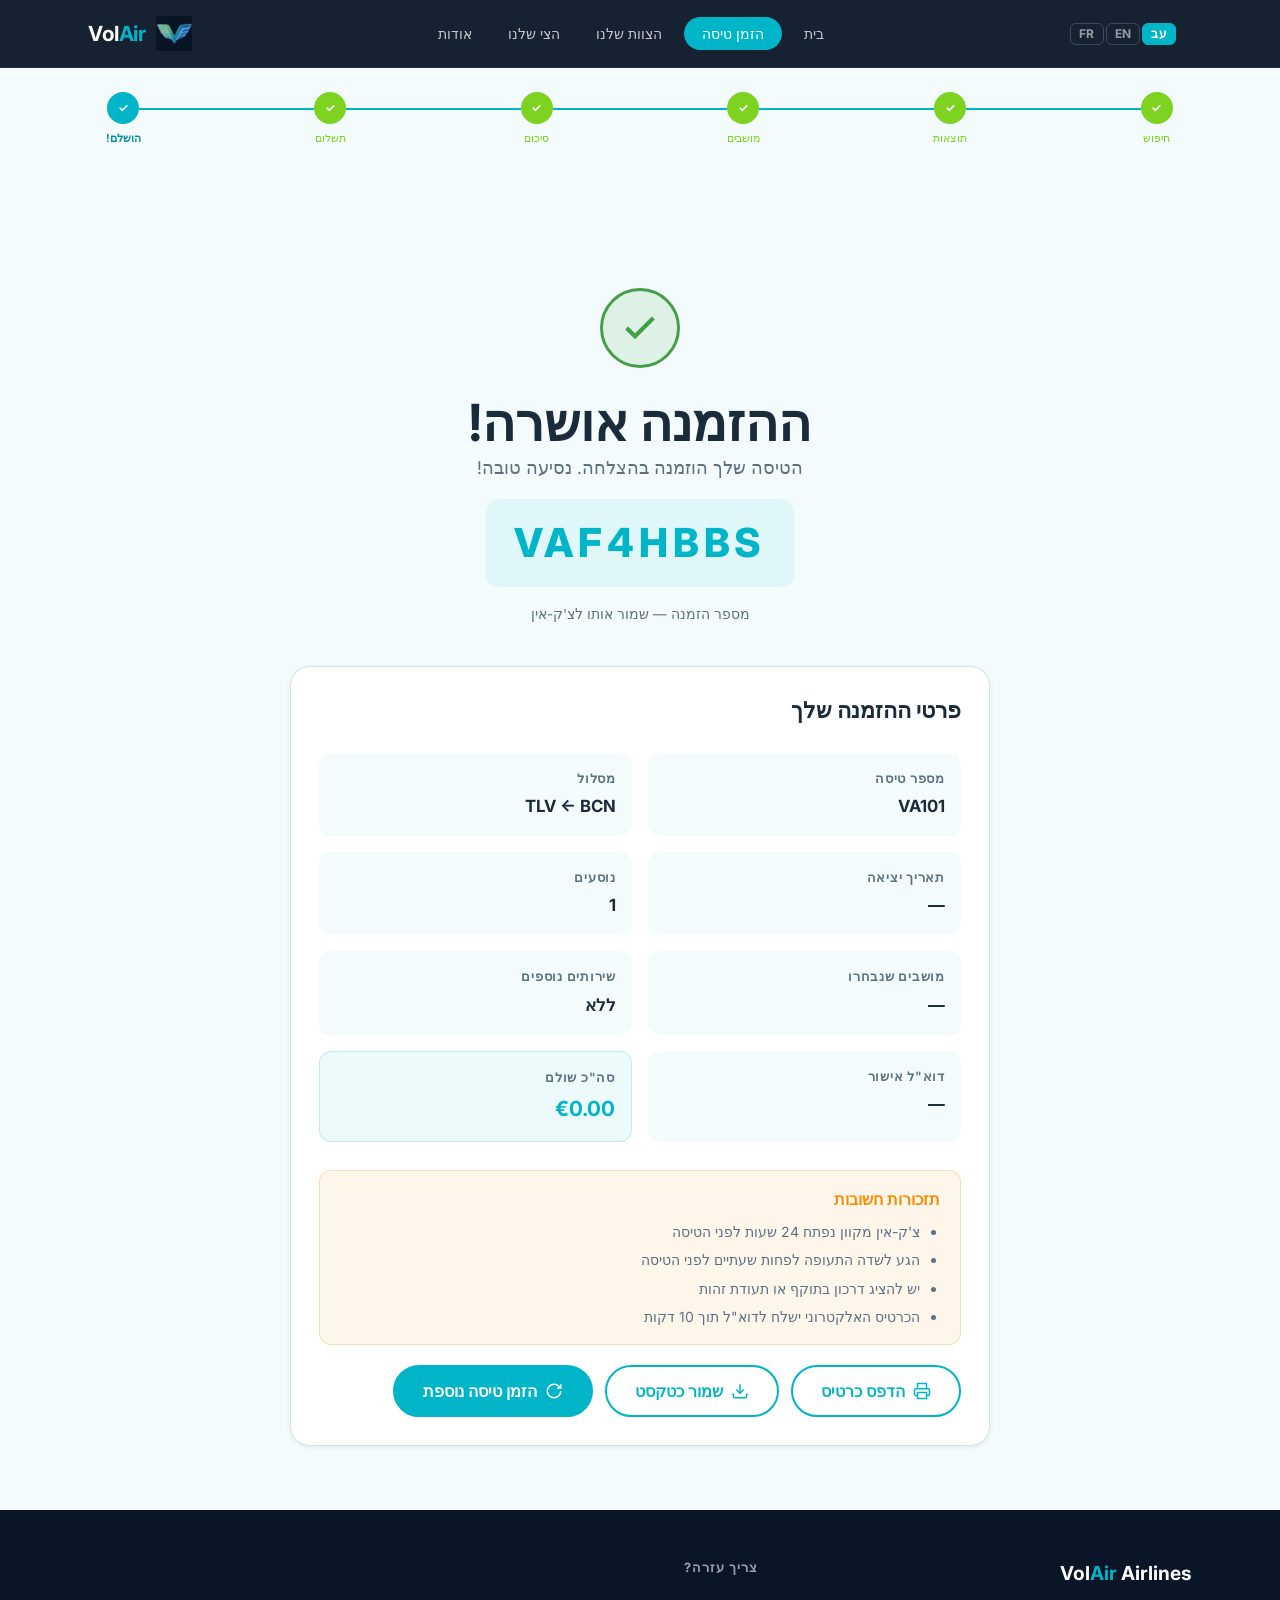
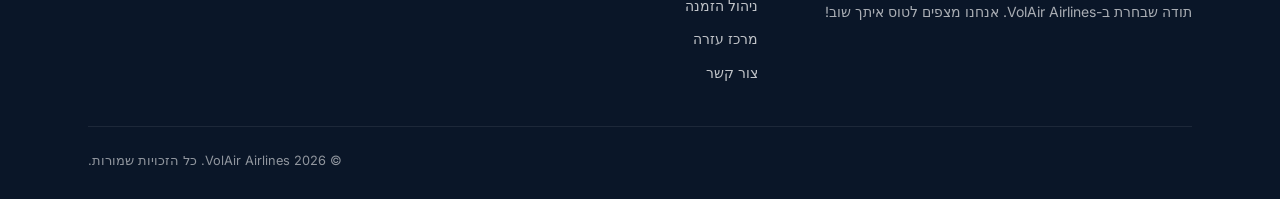
<file: confirmation.html>
<!DOCTYPE html>
<html lang="he" dir="rtl">
<head>
  <meta charset="UTF-8" />
  <meta name="viewport" content="width=device-width, initial-scale=1.0" />
  <title>ההזמנה אושרה! — VolAir Airlines</title>
  <link rel="preconnect" href="https://fonts.googleapis.com" />
  <link href="https://fonts.googleapis.com/css2?family=Inter:wght@400;500;600;700;800&display=swap" rel="stylesheet" />
  <link rel="stylesheet" href="css/style.css" />
  <style>
    @keyframes confetti-fall {
      0%   { transform: translateY(-20px) rotate(0deg); opacity: 1; }
      100% { transform: translateY(100vh) rotate(720deg); opacity: 0; }
    }
    .confetti-piece {
      position: fixed;
      width: 10px; height: 10px;
      top: -20px;
      animation: confetti-fall linear forwards;
      pointer-events: none;
      z-index: 9998;
      border-radius: 2px;
    }
    @media (prefers-reduced-motion: reduce) { .confetti-piece { display: none; } }
  </style>
</head>
<body class="confirmation-page">
  <a href="#main-content" class="skip-link" data-i18n="skip.link">דלג לתוכן הראשי</a>
  <nav class="navbar" role="navigation" aria-label="ניווט ראשי">
    <div class="nav-inner">
      <a href="index.html" class="nav-logo">
        <img src="images/logo.jpg" alt="" width="36" height="36" />
        <span>Vol<span>Air</span></span>
      </a>
      <button class="nav-toggle" aria-label="פתח/סגור תפריט" aria-expanded="false">
        <span></span><span></span><span></span>
      </button>
      <ul class="nav-links" role="list">
        <li><a href="index.html" data-i18n="nav.home">בית</a></li>
        <li><a href="flights.html" class="btn-nav" data-i18n="nav.book">הזמן טיסה</a></li>
        <li><a href="crew.html" data-i18n="nav.crew">הצוות שלנו</a></li>
        <li><a href="fleet.html" data-i18n="nav.fleet">הצי שלנו</a></li>
        <li><a href="about.html" data-i18n="nav.about">אודות</a></li>
      </ul>
      <div class="lang-switcher" role="group" aria-label="שינוי שפה">
        <button class="lang-btn active" data-lang="he" onclick="window.i18n?.applyLang('he')">עב</button>
        <button class="lang-btn" data-lang="en" onclick="window.i18n?.applyLang('en')">EN</button>
        <button class="lang-btn" data-lang="fr" onclick="window.i18n?.applyLang('fr')">FR</button>
      </div>
    </div>
  </nav>

  <div class="progress-steps" role="list" aria-label="שלבי הזמנה">
    <div class="step done" role="listitem"><div class="step-dot">✓</div><div class="step-label" data-i18n="step.search">חיפוש</div></div>
    <div class="step done" role="listitem"><div class="step-dot">✓</div><div class="step-label" data-i18n="step.results">תוצאות</div></div>
    <div class="step done" role="listitem"><div class="step-dot">✓</div><div class="step-label" data-i18n="step.seats">מושבים</div></div>
    <div class="step done" role="listitem"><div class="step-dot">✓</div><div class="step-label" data-i18n="step.summary">סיכום</div></div>
    <div class="step done" role="listitem"><div class="step-dot">✓</div><div class="step-label" data-i18n="step.payment">תשלום</div></div>
    <div class="step active" role="listitem"><div class="step-dot">✓</div><div class="step-label" data-i18n="conf.step.done">הושלם!</div></div>
  </div>

  <main id="main-content">
    <div class="container section" style="max-width:700px;margin:0 auto;">

      <!-- כותרת הצלחה -->
      <div class="confirmation-hero" aria-live="polite">
        <div class="confirm-icon" aria-hidden="true">
          <svg width="40" height="40" viewBox="0 0 24 24" fill="none" stroke="currentColor" stroke-width="2.5">
            <polyline points="20 6 9 17 4 12"/>
          </svg>
        </div>
        <h1 style="color:var(--color-body);" data-i18n="conf.h1">ההזמנה אושרה!</h1>
        <p style="font-size:1.1rem;color:var(--color-muted);" data-i18n="conf.tagline">הטיסה שלך הוזמנה בהצלחה. נסיעה טובה!</p>
        <div class="booking-ref" aria-label="מספר הזמנה" id="conf-ref">—</div>
        <p style="font-size:0.85rem;color:var(--color-muted);" data-i18n="conf.ref.sub">מספר הזמנה — שמור אותו לצ'ק-אין</p>
      </div>

      <!-- פרטי הזמנה -->
      <div class="card">
        <h3 style="margin-bottom:20px;" data-i18n="conf.details.h3">פרטי ההזמנה שלך</h3>

        <div class="booking-details-grid">
          <div class="detail-item">
            <div class="label" data-i18n="conf.flight">מספר טיסה</div>
            <div class="value" id="conf-flight">—</div>
          </div>
          <div class="detail-item">
            <div class="label" data-i18n="conf.route">מסלול</div>
            <div class="value">TLV ← BCN</div>
          </div>
          <div class="detail-item">
            <div class="label" data-i18n="conf.date">תאריך יציאה</div>
            <div class="value" id="conf-date">—</div>
          </div>
          <div class="detail-item">
            <div class="label" data-i18n="conf.passengers">נוסעים</div>
            <div class="value" id="conf-passengers">—</div>
          </div>
          <div class="detail-item">
            <div class="label" data-i18n="conf.seats">מושבים שנבחרו</div>
            <div class="value" id="conf-seats">—</div>
          </div>
          <div class="detail-item">
            <div class="label" data-i18n="conf.extras">שירותים נוספים</div>
            <div class="value" id="conf-extras">ללא</div>
          </div>
          <div class="detail-item">
            <div class="label" data-i18n="conf.email">דוא"ל אישור</div>
            <div class="value" id="conf-email">—</div>
          </div>
          <div class="detail-item" style="background:rgba(0,181,200,0.07);border:1px solid rgba(0,181,200,0.2);">
            <div class="label" data-i18n="conf.total">סה"כ שולם</div>
            <div class="value" id="conf-total" style="color:var(--color-primary);font-size:1.3rem;">—</div>
          </div>
        </div>

        <!-- תזכורות -->
        <div style="background:rgba(251,140,0,0.08);border:1px solid rgba(251,140,0,0.25);border-radius:12px;padding:16px 20px;margin:20px 0;">
          <h4 style="color:var(--color-warning);margin-bottom:8px;" data-i18n="conf.reminders.h4">תזכורות חשובות</h4>
          <ul style="list-style:disc;padding-right:20px;padding-left:0;display:flex;flex-direction:column;gap:6px;font-size:0.875rem;color:var(--color-muted);">
            <li data-i18n="conf.remind.1">צ'ק-אין מקוון נפתח 24 שעות לפני הטיסה</li>
            <li data-i18n="conf.remind.2">הגע לשדה התעופה לפחות שעתיים לפני הטיסה</li>
            <li data-i18n="conf.remind.3">יש להציג דרכון בתוקף או תעודת זהות</li>
            <li data-i18n="conf.remind.4">הכרטיס האלקטרוני ישלח לדוא"ל תוך 10 דקות</li>
          </ul>
        </div>

        <!-- כפתורי פעולה -->
        <div class="btn-group">
          <button id="print-btn" class="btn btn-outline btn-print" type="button">
            <svg width="18" height="18" viewBox="0 0 24 24" fill="none" stroke="currentColor" stroke-width="2" aria-hidden="true">
              <polyline points="6 9 6 2 18 2 18 9"/><path d="M6 18H4a2 2 0 0 1-2-2v-5a2 2 0 0 1 2-2h16a2 2 0 0 1 2 2v5a2 2 0 0 1-2 2h-2"/>
              <rect x="6" y="14" width="12" height="8"/>
            </svg>
            <span data-i18n="conf.btn.print">הדפס כרטיס</span>
          </button>
          <button id="save-btn" class="btn btn-outline" type="button">
            <svg width="18" height="18" viewBox="0 0 24 24" fill="none" stroke="currentColor" stroke-width="2" aria-hidden="true">
              <path d="M21 15v4a2 2 0 0 1-2 2H5a2 2 0 0 1-2-2v-4"/>
              <polyline points="7 10 12 15 17 10"/><line x1="12" y1="15" x2="12" y2="3"/>
            </svg>
            <span data-i18n="conf.btn.save">שמור כטקסט</span>
          </button>
          <button id="new-booking-btn" class="btn btn-primary" type="button">
            <svg width="18" height="18" viewBox="0 0 24 24" fill="none" stroke="currentColor" stroke-width="2" aria-hidden="true">
              <path d="M3 12a9 9 0 1 0 9-9 9.75 9.75 0 0 0-6.74 2.74L3 8"/>
              <path d="M3 3v5h5"/>
            </svg>
            <span data-i18n="conf.btn.new">הזמן טיסה נוספת</span>
          </button>
        </div>
      </div>

    </div>
  </main>

  <footer class="footer" role="contentinfo">
    <div class="container">
      <div class="footer-inner">
        <div class="footer-brand">
          <div class="logo-text">Vol<span>Air</span> Airlines</div>
          <p data-i18n="conf.footer.brand">תודה שבחרת ב-VolAir Airlines. אנחנו מצפים לטוס איתך שוב!</p>
        </div>
        <div class="footer-col">
          <h5 data-i18n="footer.needHelp">צריך עזרה?</h5>
          <ul>
            <li><a href="manage.html" data-i18n="footer.manageBooking">ניהול הזמנה</a></li>
            <li><a href="help.html" data-i18n="footer.helpCenter">מרכז עזרה</a></li>
            <li><a href="contact.html" data-i18n="footer.contact">צור קשר</a></li>
          </ul>
        </div>
      </div>
      <div class="footer-bottom">
        <span data-i18n="footer.copyright">&copy; 2026 VolAir Airlines. כל הזכויות שמורות.</span>
      </div>
    </div>
  </footer>

  <script>
    function launchConfetti() {
      const colors = ['#00B5C8','#7ED321','#4A9FE8','#FFD600','#FF6B6B'];
      for (let i = 0; i < 60; i++) {
        const p = document.createElement('div');
        p.className = 'confetti-piece';
        p.style.cssText = `
          left: ${Math.random()*100}vw;
          background: ${colors[Math.floor(Math.random()*colors.length)]};
          width: ${6 + Math.random()*8}px;
          height: ${6 + Math.random()*8}px;
          animation-duration: ${2 + Math.random()*2}s;
          animation-delay: ${Math.random()*1.5}s;
          border-radius: ${Math.random() > 0.5 ? '50%' : '2px'};
        `;
        document.body.appendChild(p);
        p.addEventListener('animationend', () => p.remove());
      }
    }

    document.addEventListener('DOMContentLoaded', () => {
      launchConfetti();
      try {
        const s = JSON.parse(sessionStorage.getItem('volair_state') || '{}');
        const dateEl = document.getElementById('conf-date');
        if (dateEl && s.departure) {
          dateEl.textContent = new Date(s.departure).toLocaleDateString('he-IL', {day:'numeric',month:'long',year:'numeric'});
        }
        const hebrewExtras = { luggage: 'מזוודה', priority: 'עלייה מועדפת', drinks: 'משקאות' };
        const extrasEl = document.getElementById('conf-extras');
        if (extrasEl && s.extras) {
          const active = Object.entries(s.extras).filter(([,v])=>v).map(([k])=>hebrewExtras[k]||k);
          extrasEl.textContent = active.length ? active.join(', ') : 'ללא';
        }
      } catch(e) {}
    });
  </script>
  <script src="js/i18n.js"></script>
  <script src="js/app.js"></script>
</body>
</html>
</file>
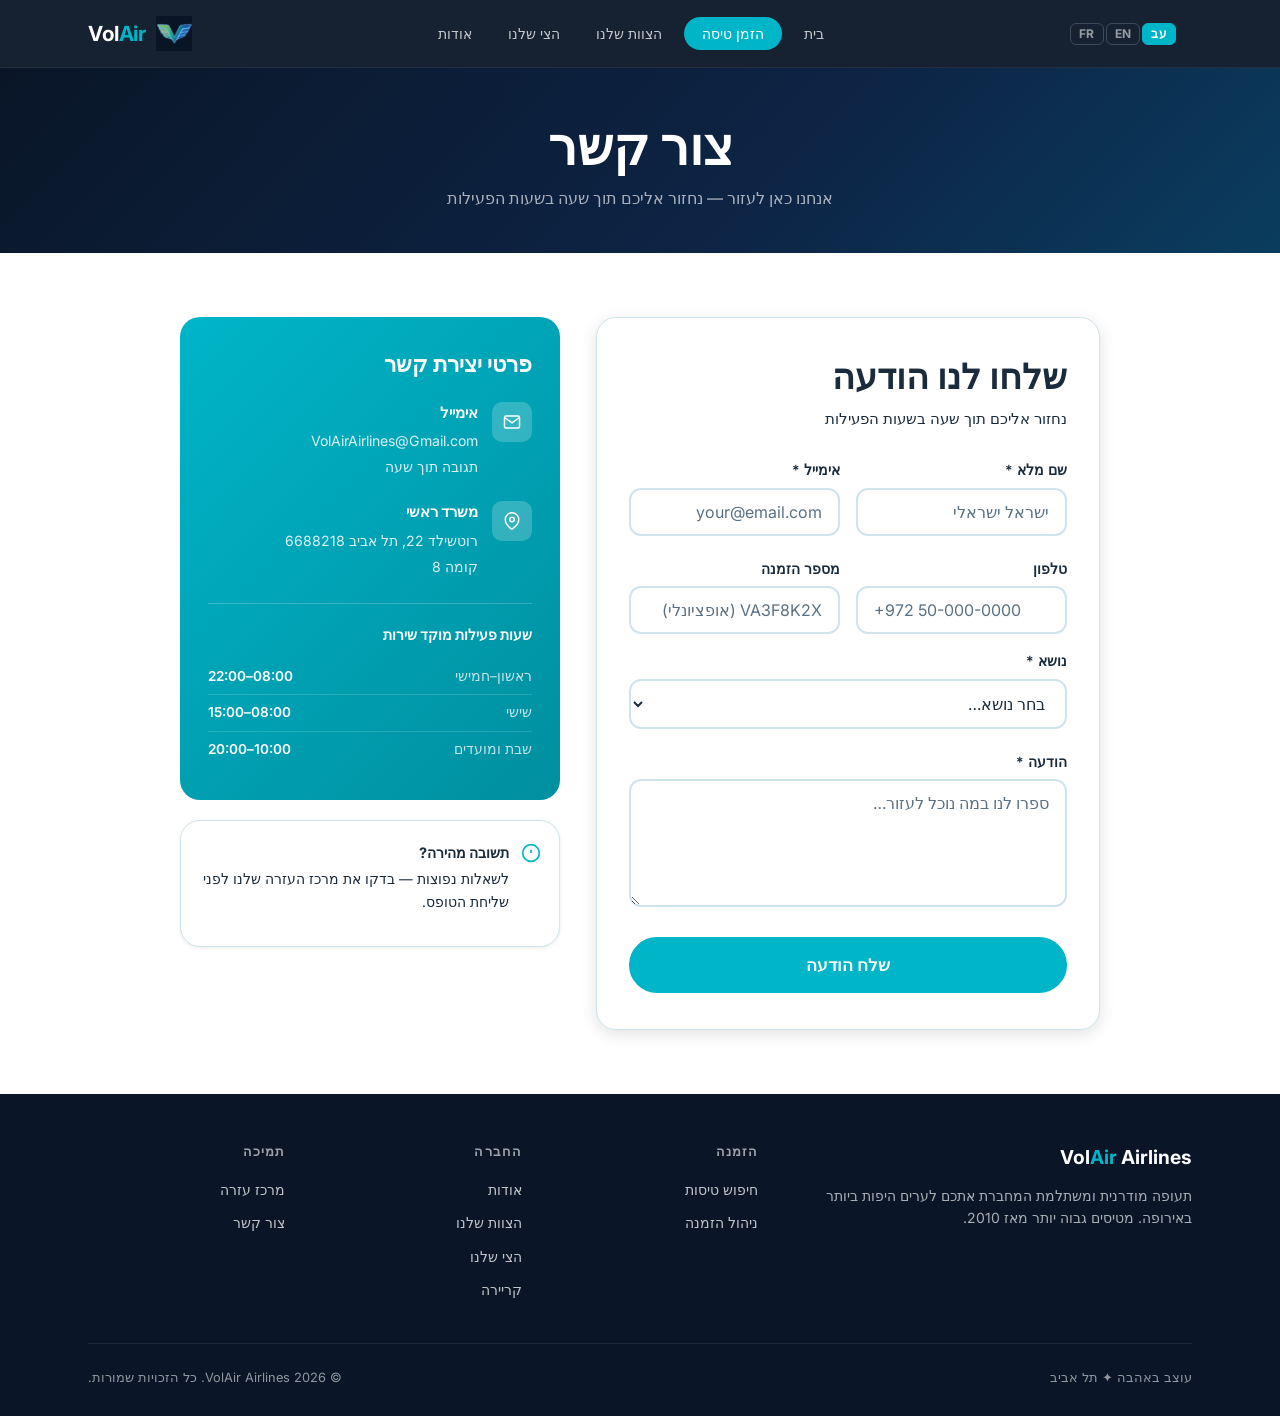
<file: contact.html>
<!DOCTYPE html>
<html lang="he" dir="rtl">
<head>
  <meta charset="UTF-8" />
  <meta name="viewport" content="width=device-width, initial-scale=1.0" />
  <title>צור קשר — VolAir Airlines</title>
  <link rel="preconnect" href="https://fonts.googleapis.com" />
  <link href="https://fonts.googleapis.com/css2?family=Inter:wght@400;500;600;700;800&display=swap" rel="stylesheet" />
  <link rel="stylesheet" href="css/style.css" />
  <style>
    .contact-grid {
      display: grid;
      grid-template-columns: 1fr 380px;
      gap: 36px;
      align-items: start;
      max-width: 920px;
      margin: 0 auto;
    }
    @media (max-width: 768px) {
      .contact-grid { grid-template-columns: 1fr; }
      .contact-grid > *:last-child { order: -1; }
    }

    .contact-card {
      background: var(--color-surface);
      border: 1px solid var(--color-border);
      border-radius: var(--radius-lg);
      padding: 36px 32px;
      box-shadow: var(--shadow-md);
    }
    .contact-card h2 { margin-bottom: 8px; }
    .contact-card .sub { color: var(--color-text-muted); margin-bottom: 28px; font-size: 0.95rem; }

    .contact-info-card {
      background: linear-gradient(135deg, var(--color-primary), var(--color-primary-dk));
      color: #fff;
      border-radius: var(--radius-lg);
      padding: 32px 28px;
    }
    .contact-info-card h3 { color: #fff; margin-bottom: 24px; }
    .info-item {
      display: flex; gap: 14px; align-items: flex-start;
      margin-bottom: 22px;
    }
    .info-item:last-child { margin-bottom: 0; }
    .info-icon {
      width: 40px; height: 40px; border-radius: 10px;
      background: rgba(255,255,255,.2);
      display: flex; align-items: center; justify-content: center; flex-shrink: 0;
    }
    .info-item strong { display: block; font-size: 0.92rem; margin-bottom: 3px; }
    .info-item span { font-size: 0.88rem; opacity: .85; line-height: 1.5; }

    .hours-row { display: flex; justify-content: space-between; font-size: 0.85rem; padding: 7px 0; border-bottom: 1px solid rgba(255,255,255,.15); }
    .hours-row:last-child { border-bottom: none; }
    .hours-row .day { opacity: .75; }
    .hours-row .time { font-weight: 600; }

    .success-state {
      display: none; text-align: center; padding: 40px 20px;
    }
    .success-state.visible { display: block; }
    .success-icon {
      width: 72px; height: 72px; border-radius: 50%;
      background: rgba(126,211,33,.15); border: 2px solid var(--color-secondary);
      display: flex; align-items: center; justify-content: center;
      margin: 0 auto 20px; color: var(--color-secondary-dk);
    }
  </style>
</head>
<body>
  <a href="#main-content" class="skip-link" data-i18n="skip.link">דלג לתוכן הראשי</a>

  <nav class="navbar" role="navigation" aria-label="ניווט ראשי">
    <div class="nav-inner">
      <a href="index.html" class="nav-logo">
        <img src="images/logo.jpg" alt="" width="36" height="36" />
        <span>Vol<span>Air</span></span>
      </a>
      <button class="nav-toggle" aria-label="פתח/סגור תפריט" aria-expanded="false">
        <span></span><span></span><span></span>
      </button>
      <ul class="nav-links" role="list">
        <li><a href="index.html" data-i18n="nav.home">בית</a></li>
        <li><a href="flights.html" class="btn-nav" data-i18n="nav.book">הזמן טיסה</a></li>
        <li><a href="crew.html" data-i18n="nav.crew">הצוות שלנו</a></li>
        <li><a href="fleet.html" data-i18n="nav.fleet">הצי שלנו</a></li>
        <li><a href="about.html" data-i18n="nav.about">אודות</a></li>
      </ul>
      <div class="lang-switcher" role="group" aria-label="שינוי שפה">
        <button class="lang-btn active" data-lang="he" onclick="window.i18n?.applyLang('he')">עב</button>
        <button class="lang-btn" data-lang="en" onclick="window.i18n?.applyLang('en')">EN</button>
        <button class="lang-btn" data-lang="fr" onclick="window.i18n?.applyLang('fr')">FR</button>
      </div>
    </div>
  </nav>

  <div class="page-hero">
    <div class="container">
      <h1 data-i18n="contact.h1">צור קשר</h1>
      <p data-i18n="contact.hero.sub">אנחנו כאן לעזור — נחזור אליכם תוך שעה בשעות הפעילות</p>
    </div>
  </div>

  <main id="main-content">
    <section class="section" style="background:var(--color-surface);">
      <div class="container">
        <div class="contact-grid">

          <!-- טופס -->
          <div class="contact-card">
            <h2 data-i18n="contact.form.h2">שלחו לנו הודעה</h2>
            <p class="sub">נחזור אליכם תוך שעה בשעות הפעילות</p>

            <form id="contact-form" novalidate>
              <div style="display:grid;grid-template-columns:1fr 1fr;gap:16px;">
                <div class="form-group">
                  <label class="form-label" for="c-name">שם מלא *</label>
                  <input class="form-control" id="c-name" type="text" placeholder="ישראל ישראלי" autocomplete="name" />
                  <span class="form-error" id="e-name"></span>
                </div>
                <div class="form-group">
                  <label class="form-label" for="c-email">אימייל *</label>
                  <input class="form-control" id="c-email" type="email" placeholder="your@email.com" autocomplete="email" />
                  <span class="form-error" id="e-email"></span>
                </div>
              </div>

              <div style="display:grid;grid-template-columns:1fr 1fr;gap:16px;margin-top:16px;">
                <div class="form-group">
                  <label class="form-label" for="c-phone">טלפון</label>
                  <input class="form-control" id="c-phone" type="tel" placeholder="+972 50-000-0000" autocomplete="tel" />
                </div>
                <div class="form-group">
                  <label class="form-label" for="c-booking">מספר הזמנה</label>
                  <input class="form-control" id="c-booking" type="text" placeholder="VA3F8K2X (אופציונלי)"
                         style="text-transform:uppercase;" />
                </div>
              </div>

              <div class="form-group" style="margin-top:16px;">
                <label class="form-label" for="c-subject">נושא *</label>
                <select class="form-control" id="c-subject">
                  <option value="">בחר נושא…</option>
                  <option value="cancel">ביטול או שינוי הזמנה</option>
                  <option value="refund">החזר כספי</option>
                  <option value="baggage">כבודה</option>
                  <option value="checkin">צ'ק-אין</option>
                  <option value="complaint">תלונה</option>
                  <option value="compliment">מחמאה</option>
                  <option value="other">אחר</option>
                </select>
                <span class="form-error" id="e-subject"></span>
              </div>

              <div class="form-group" style="margin-top:16px;">
                <label class="form-label" for="c-msg">הודעה *</label>
                <textarea class="form-control" id="c-msg" rows="5"
                          placeholder="ספרו לנו במה נוכל לעזור…"
                          style="resize:vertical;min-height:120px;"></textarea>
                <span class="form-error" id="e-msg"></span>
              </div>

              <div id="form-area">
                <button type="submit" class="btn btn-primary btn-lg" style="width:100%;margin-top:24px;">
                  שלח הודעה
                </button>
              </div>
            </form>

            <div class="success-state" id="success-state">
              <div class="success-icon" aria-hidden="true">
                <svg width="32" height="32" viewBox="0 0 24 24" fill="none" stroke="currentColor" stroke-width="2.5"><polyline points="20 6 9 17 4 12"/></svg>
              </div>
              <h3 style="margin-bottom:10px;">ההודעה נשלחה!</h3>
              <p style="color:var(--color-text-muted);margin-bottom:24px;">
                תודה שפנית אלינו. נחזור אליך לכתובת <strong id="confirm-email"></strong><br/>תוך שעה בשעות הפעילות.
              </p>
              <button class="btn btn-outline" onclick="resetForm()">שלח הודעה נוספת</button>
            </div>
          </div>

          <!-- פרטי קשר -->
          <div>
            <div class="contact-info-card">
              <h3>פרטי יצירת קשר</h3>

              <div class="info-item">
                <div class="info-icon" aria-hidden="true">
                  <svg width="18" height="18" viewBox="0 0 24 24" fill="none" stroke="currentColor" stroke-width="2"><path d="M4 4h16c1.1 0 2 .9 2 2v12c0 1.1-.9 2-2 2H4c-1.1 0-2-.9-2-2V6c0-1.1.9-2 2-2z"/><polyline points="22,6 12,13 2,6"/></svg>
                </div>
                <div>
                  <strong>אימייל</strong>
                  <span>VolAirAirlines@Gmail.com<br/>תגובה תוך שעה</span>
                </div>
              </div>

              <div class="info-item">
                <div class="info-icon" aria-hidden="true">
                  <svg width="18" height="18" viewBox="0 0 24 24" fill="none" stroke="currentColor" stroke-width="2"><path d="M21 10c0 7-9 13-9 13s-9-6-9-13a9 9 0 0 1 18 0z"/><circle cx="12" cy="10" r="3"/></svg>
                </div>
                <div>
                  <strong>משרד ראשי</strong>
                  <span>רוטשילד 22, תל אביב 6688218<br/>קומה 8</span>
                </div>
              </div>

              <div style="margin-top:24px;padding-top:20px;border-top:1px solid rgba(255,255,255,.2);">
                <strong style="display:block;margin-bottom:12px;font-size:0.88rem;">שעות פעילות מוקד שירות</strong>
                <div class="hours-row"><span class="day">ראשון–חמישי</span><span class="time">08:00–22:00</span></div>
                <div class="hours-row"><span class="day">שישי</span><span class="time">08:00–15:00</span></div>
                <div class="hours-row"><span class="day">שבת ומועדים</span><span class="time">10:00–20:00</span></div>
              </div>
            </div>

            <div class="card" style="margin-top:20px;padding:20px 18px;">
              <div style="display:flex;gap:12px;align-items:flex-start;">
                <svg width="20" height="20" viewBox="0 0 24 24" fill="none" stroke="var(--color-primary)" stroke-width="2" style="flex-shrink:0;margin-top:2px;" aria-hidden="true"><circle cx="12" cy="12" r="10"/><line x1="12" y1="8" x2="12" y2="12"/><line x1="12" y1="16" x2="12.01" y2="16"/></svg>
                <div>
                  <strong style="display:block;margin-bottom:4px;font-size:0.9rem;">תשובה מהירה?</strong>
                  <p style="font-size:0.85rem;color:var(--color-text-muted);margin-bottom:12px;">לשאלות נפוצות — בדקו את <a href="help.html">מרכז העזרה</a> שלנו לפני שליחת הטופס.</p>
                </div>
              </div>
            </div>
          </div>

        </div>
      </div>
    </section>
  </main>

  <footer class="footer" role="contentinfo">
    <div class="container">
      <div class="footer-inner">
        <div class="footer-brand">
          <div class="logo-text">Vol<span>Air</span> Airlines</div>
          <p data-i18n="footer.brandText">תעופה מודרנית ומשתלמת המחברת אתכם לערים היפות ביותר באירופה. מטיסים גבוה יותר מאז 2010.</p>
        </div>
        <div class="footer-col">
          <h5 data-i18n="footer.booking">הזמנה</h5>
          <ul>
            <li><a href="flights.html" data-i18n="footer.searchFlights">חיפוש טיסות</a></li>
            <li><a href="manage.html" data-i18n="footer.manageBooking">ניהול הזמנה</a></li>
          </ul>
        </div>
        <div class="footer-col">
          <h5 data-i18n="footer.company">החברה</h5>
          <ul>
            <li><a href="about.html" data-i18n="nav.about">אודות</a></li>
            <li><a href="crew.html" data-i18n="nav.crew">הצוות שלנו</a></li>
            <li><a href="fleet.html" data-i18n="nav.fleet">הצי שלנו</a></li>
            <li><a href="careers.html" data-i18n="footer.careers">קריירה</a></li>
          </ul>
        </div>
        <div class="footer-col">
          <h5 data-i18n="footer.support">תמיכה</h5>
          <ul>
            <li><a href="help.html" data-i18n="footer.helpCenter">מרכז עזרה</a></li>
            <li><a href="contact.html" aria-current="page">צור קשר</a></li>
          </ul>
        </div>
      </div>
      <div class="footer-bottom">
        <span data-i18n="footer.copyright">&copy; 2026 VolAir Airlines. כל הזכויות שמורות.</span>
        <span data-i18n="footer.tagline">עוצב באהבה ✦ תל אביב</span>
      </div>
    </div>
  </footer>

  <script src="js/i18n.js"></script>
  <script src="js/app.js"></script>
  <script>
    document.getElementById('contact-form').addEventListener('submit', function(e) {
      e.preventDefault();
      const fields = [
        { el: document.getElementById('c-name'),    err: document.getElementById('e-name'),    msg: 'נא להזין שם מלא.' },
        { el: document.getElementById('c-email'),   err: document.getElementById('e-email'),   msg: 'נא להזין כתובת אימייל תקינה.', validate: v => v.includes('@') },
        { el: document.getElementById('c-subject'), err: document.getElementById('e-subject'), msg: 'נא לבחור נושא.' },
        { el: document.getElementById('c-msg'),     err: document.getElementById('e-msg'),     msg: 'נא לכתוב הודעה.' },
      ];

      // clear
      fields.forEach(f => { f.el.classList.remove('is-invalid','is-valid'); f.err.classList.remove('visible'); });

      let firstInvalid = null;
      fields.forEach(f => {
        const v = f.el.value.trim();
        const ok = v && (f.validate ? f.validate(v) : true);
        if (!ok) {
          f.el.classList.add('is-invalid'); f.err.textContent = f.msg; f.err.classList.add('visible');
          if (!firstInvalid) firstInvalid = f.el;
        } else {
          f.el.classList.add('is-valid');
        }
      });

      if (firstInvalid) { firstInvalid.focus(); return; }

      // success
      const email = document.getElementById('c-email').value.trim();
      document.getElementById('confirm-email').textContent = email;
      document.getElementById('contact-form').style.display = 'none';
      document.getElementById('success-state').classList.add('visible');
    });

    function resetForm() {
      document.getElementById('contact-form').reset();
      document.querySelectorAll('#contact-form .form-control').forEach(el => el.classList.remove('is-valid','is-invalid'));
      document.querySelectorAll('#contact-form .form-error').forEach(el => el.classList.remove('visible'));
      document.getElementById('contact-form').style.display = '';
      document.getElementById('success-state').classList.remove('visible');
    }
  </script>
</body>
</html>
</file>
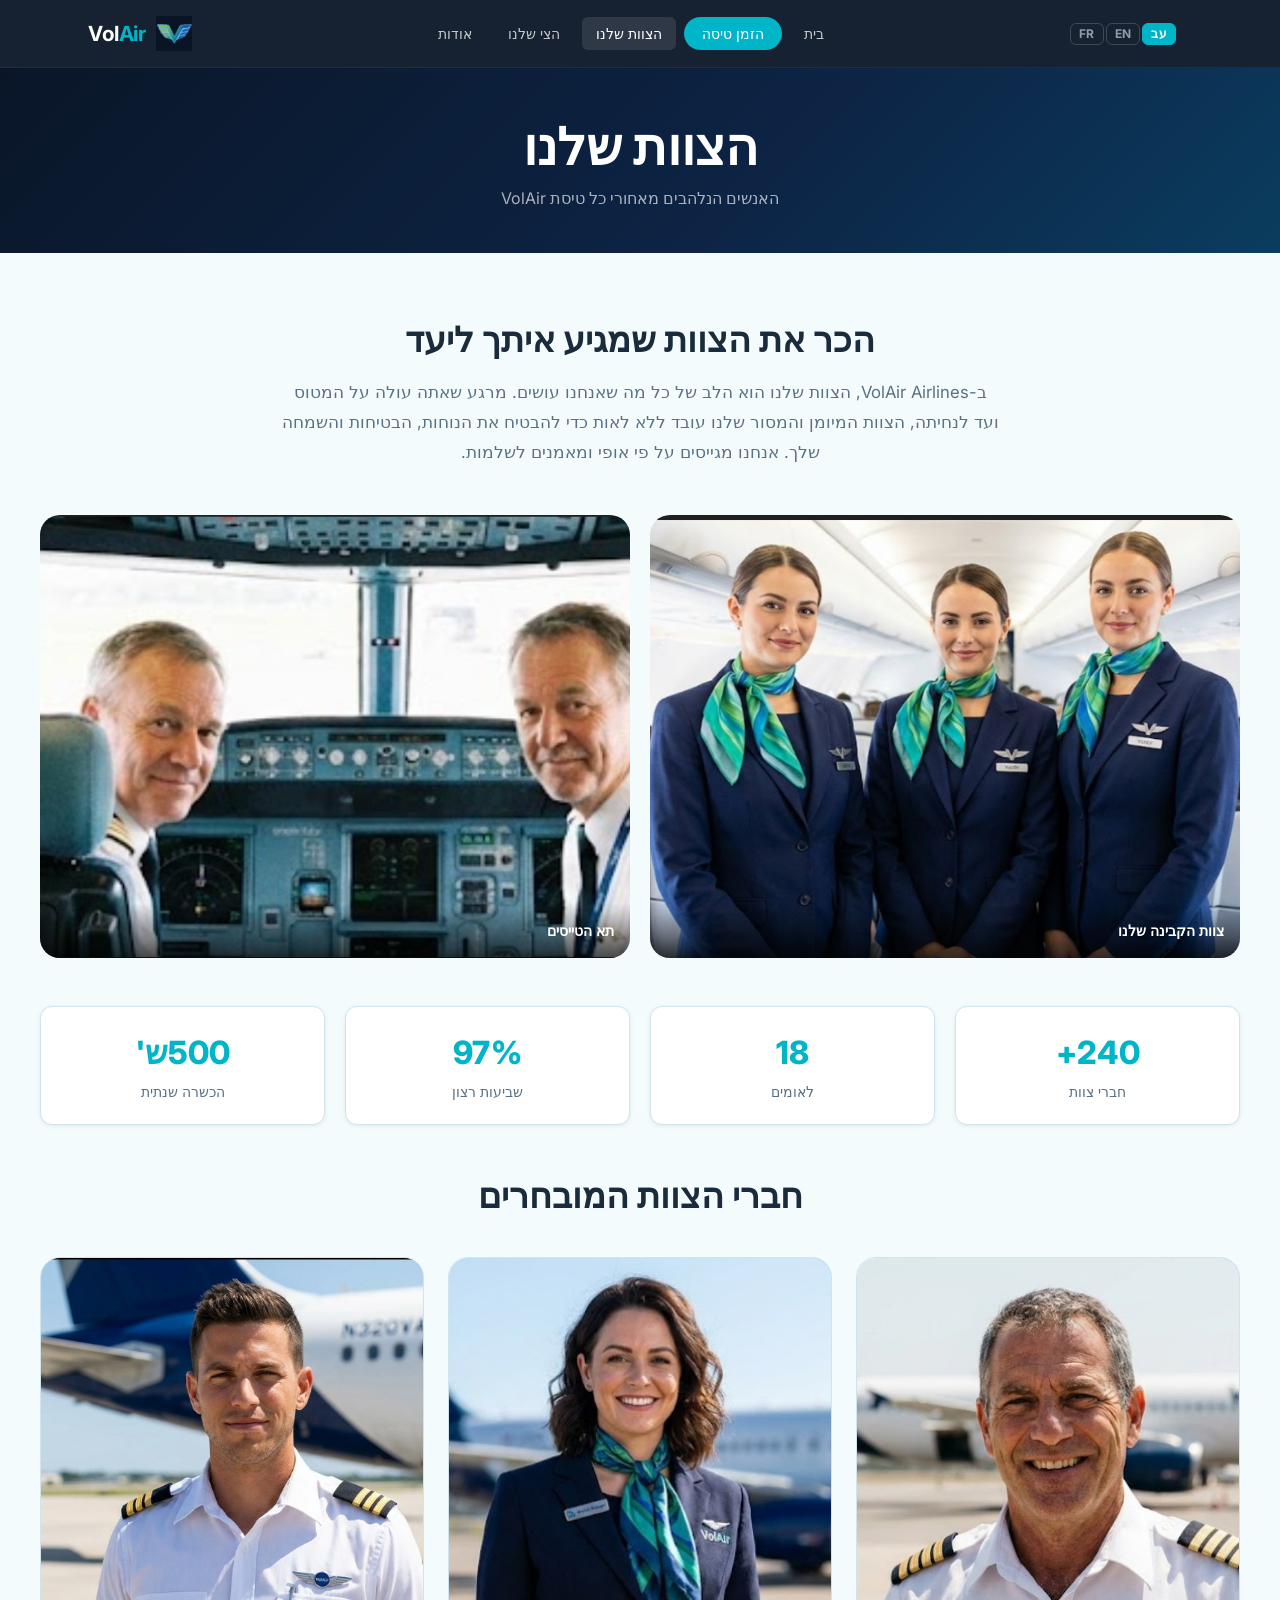
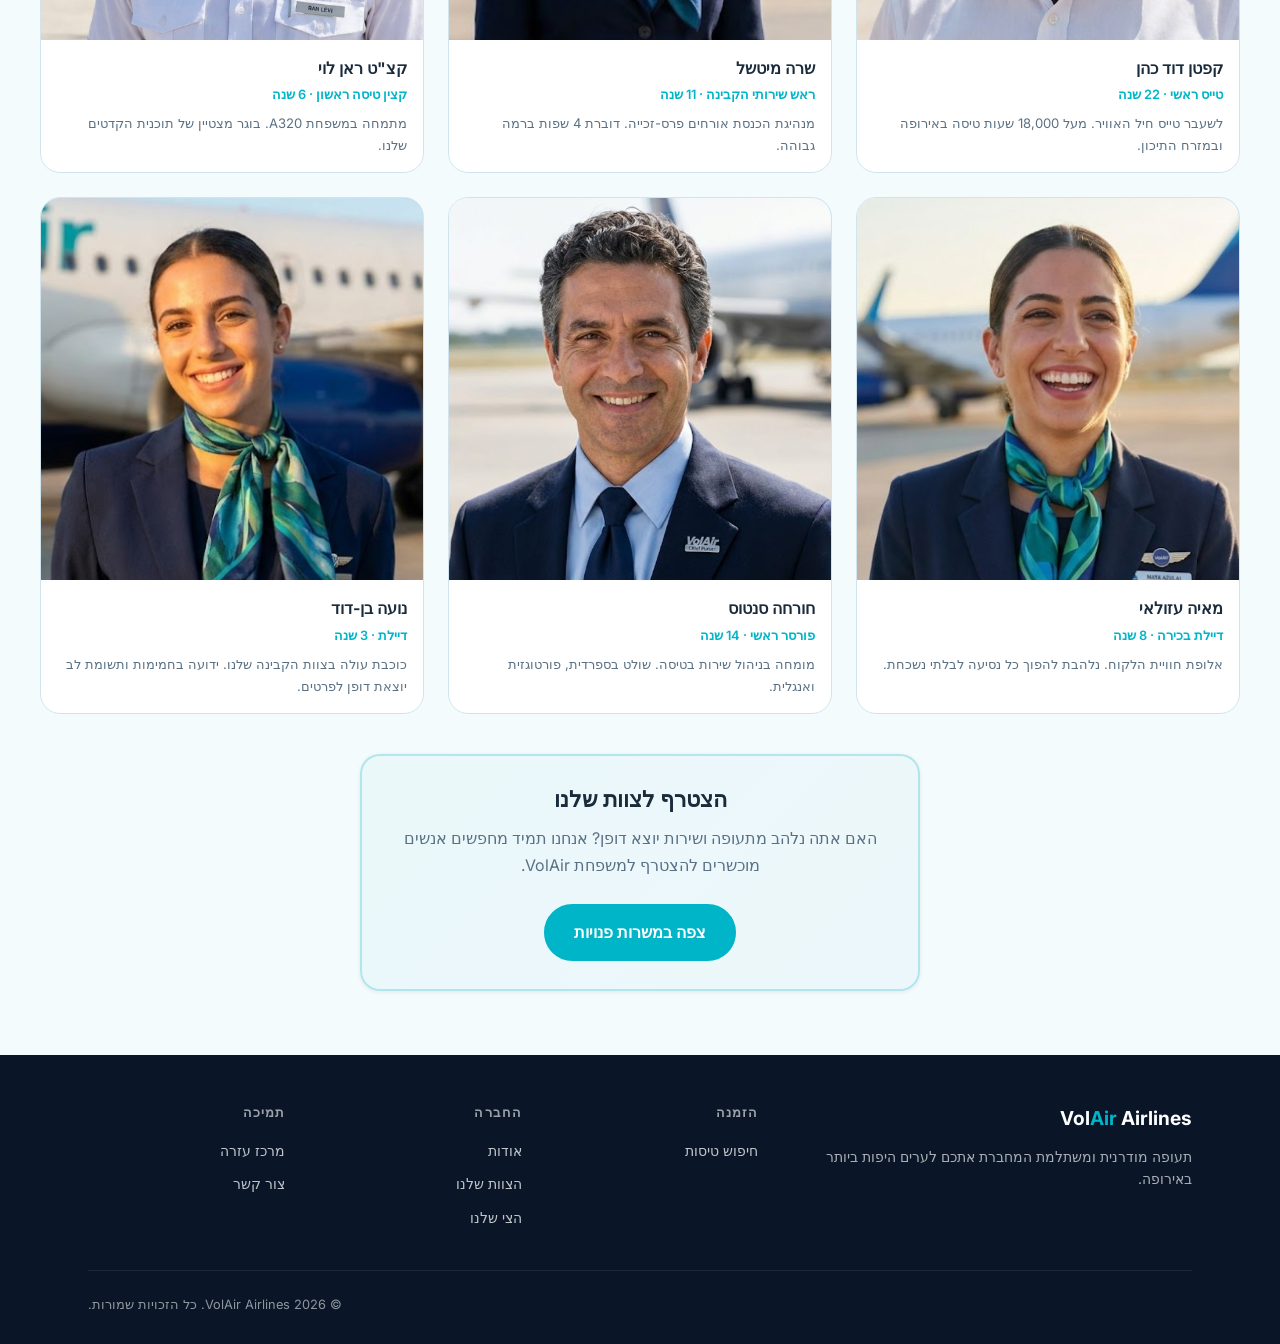
<file: crew.html>
<!DOCTYPE html>
<html lang="he" dir="rtl">
<head>
  <meta charset="UTF-8" />
  <meta name="viewport" content="width=device-width, initial-scale=1.0" />
  <title>הצוות שלנו — VolAir Airlines</title>
  <link rel="preconnect" href="https://fonts.googleapis.com" />
  <link href="https://fonts.googleapis.com/css2?family=Inter:wght@400;500;600;700;800&display=swap" rel="stylesheet" />
  <link rel="stylesheet" href="css/style.css" />
</head>
<body>
  <a href="#main-content" class="skip-link" data-i18n="skip.link">דלג לתוכן הראשי</a>
  <nav class="navbar" role="navigation" aria-label="ניווט ראשי">
    <div class="nav-inner">
      <a href="index.html" class="nav-logo">
        <img src="images/logo.jpg" alt="" width="36" height="36" />
        <span>Vol<span>Air</span></span>
      </a>
      <button class="nav-toggle" aria-label="פתח/סגור תפריט" aria-expanded="false">
        <span></span><span></span><span></span>
      </button>
      <ul class="nav-links" role="list">
        <li><a href="index.html" data-i18n="nav.home">בית</a></li>
        <li><a href="flights.html" class="btn-nav" data-i18n="nav.book">הזמן טיסה</a></li>
        <li><a href="crew.html" class="active" data-i18n="nav.crew">הצוות שלנו</a></li>
        <li><a href="fleet.html" data-i18n="nav.fleet">הצי שלנו</a></li>
        <li><a href="about.html" data-i18n="nav.about">אודות</a></li>
      </ul>
      <div class="lang-switcher" role="group" aria-label="שינוי שפה">
        <button class="lang-btn active" data-lang="he" onclick="window.i18n?.applyLang('he')">עב</button>
        <button class="lang-btn" data-lang="en" onclick="window.i18n?.applyLang('en')">EN</button>
        <button class="lang-btn" data-lang="fr" onclick="window.i18n?.applyLang('fr')">FR</button>
      </div>
    </div>
  </nav>

  <div class="page-hero">
    <div class="container">
      <h1 data-i18n="crew.h1">הצוות שלנו</h1>
      <p data-i18n="crew.hero.sub">האנשים הנלהבים מאחורי כל טיסת VolAir</p>
    </div>
  </div>

  <main id="main-content">
    <div class="container section">

      <!-- הקדמה -->
      <div style="max-width:720px;margin:0 auto 48px;text-align:center;">
        <h2 style="margin-bottom:16px;">הכר את הצוות שמגיע איתך ליעד</h2>
        <p style="font-size:1.05rem;line-height:1.8;">
          ב-VolAir Airlines, הצוות שלנו הוא הלב של כל מה שאנחנו עושים. מרגע שאתה עולה על המטוס
          ועד לנחיתה, הצוות המיומן והמסור שלנו עובד ללא לאות כדי להבטיח את הנוחות, הבטיחות
          והשמחה שלך. אנחנו מגייסים על פי אופי ומאמנים לשלמות.
        </p>
      </div>

      <!-- שתי תמונות צוות -->
      <div class="crew-hero-images">

        <div class="crew-img-card">
          <img src="images/crew-smiling.jpg"
               alt="אנשי צוות הקבינה של VolAir מחייכים ומוכנים לשרת את הנוסעים"
               loading="lazy"
               onerror="this.style.display='none';this.nextElementSibling.style.display='flex';" />
          <div class="crew-img-placeholder"
               style="display:none;background:linear-gradient(135deg,#00B5C8,#4A9FE8);"
               role="img"
               aria-label="צוות הקבינה מחייך — תמונת placeholder">
            <svg width="64" height="64" viewBox="0 0 24 24" fill="none" stroke="rgba(255,255,255,0.7)" stroke-width="1.5" aria-hidden="true">
              <path d="M17 21v-2a4 4 0 0 0-4-4H5a4 4 0 0 0-4 4v2"/>
              <circle cx="9" cy="7" r="4"/>
              <path d="M23 21v-2a4 4 0 0 0-3-3.87M16 3.13a4 4 0 0 1 0 7.75"/>
            </svg>
            <span style="font-size:0.9rem;font-weight:700;">צוות הקבינה — מחייכים ומוכנים</span>
          </div>
          <div class="caption">צוות הקבינה שלנו</div>
        </div>

        <div class="crew-img-card">
          <img src="images/crew-pilot.jpg"
               alt="טייס VolAir בתא הטייסים מתכונן לטיסה"
               loading="lazy"
               onerror="this.style.display='none';this.nextElementSibling.style.display='flex';" />
          <div class="crew-img-placeholder"
               style="display:none;background:linear-gradient(135deg,#0A1628,#0D3D6B);"
               role="img"
               aria-label="טייס בתא הטייסים — תמונת placeholder">
            <svg width="64" height="64" viewBox="0 0 24 24" fill="none" stroke="rgba(255,255,255,0.7)" stroke-width="1.5" aria-hidden="true">
              <circle cx="12" cy="8" r="4"/>
              <path d="M3 20c0-4 4-7 9-7s9 3 9 7"/>
            </svg>
            <span style="font-size:0.9rem;font-weight:700;">הקפטן שלנו בתא הטייסים</span>
          </div>
          <div class="caption">תא הטייסים</div>
        </div>

      </div>

      <!-- סטטיסטיקות צוות -->
      <div class="grid-4" style="gap:20px;margin:48px 0;text-align:center;">
        <div class="card card-sm"><div class="stat-item"><div class="num" style="font-size:2rem;font-weight:800;color:var(--color-primary);">240+</div><div style="font-size:0.85rem;color:var(--color-muted);margin-top:4px;">חברי צוות</div></div></div>
        <div class="card card-sm"><div class="stat-item"><div class="num" style="font-size:2rem;font-weight:800;color:var(--color-primary);">18</div><div style="font-size:0.85rem;color:var(--color-muted);margin-top:4px;">לאומים</div></div></div>
        <div class="card card-sm"><div class="stat-item"><div class="num" style="font-size:2rem;font-weight:800;color:var(--color-primary);">97%</div><div style="font-size:0.85rem;color:var(--color-muted);margin-top:4px;">שביעות רצון</div></div></div>
        <div class="card card-sm"><div class="stat-item"><div class="num" style="font-size:2rem;font-weight:800;color:var(--color-primary);">500ש'</div><div style="font-size:0.85rem;color:var(--color-muted);margin-top:4px;">הכשרה שנתית</div></div></div>
      </div>

      <!-- חברי צוות מובחרים -->
      <h2 style="text-align:center;margin-bottom:32px;">חברי הצוות המובחרים</h2>
      <div class="crew-grid">

        <div class="crew-member">
          <div class="crew-member-img">
            <img src="images/crew-david.jpg" alt="קפטן דוד כהן" loading="lazy" onerror="this.parentElement.style.background='linear-gradient(135deg,#00B5C8,#4A9FE8)';this.style.display='none';" />
          </div>
          <div class="crew-member-info">
            <div class="crew-member-name">קפטן דוד כהן</div>
            <div class="crew-member-role">טייס ראשי · 22 שנה</div>
            <p style="font-size:0.82rem;margin-top:6px;color:var(--color-muted);">לשעבר טייס חיל האוויר. מעל 18,000 שעות טיסה באירופה ובמזרח התיכון.</p>
          </div>
        </div>

        <div class="crew-member">
          <div class="crew-member-img">
            <img src="images/crew-sarah.jpg" alt="שרה מיטשל" loading="lazy" onerror="this.parentElement.style.background='linear-gradient(135deg,#7ED321,#00B5C8)';this.style.display='none';" />
          </div>
          <div class="crew-member-info">
            <div class="crew-member-name">שרה מיטשל</div>
            <div class="crew-member-role">ראש שירותי הקבינה · 11 שנה</div>
            <p style="font-size:0.82rem;margin-top:6px;color:var(--color-muted);">מנהיגת הכנסת אורחים פרס-זכייה. דוברת 4 שפות ברמה גבוהה.</p>
          </div>
        </div>

        <div class="crew-member">
          <div class="crew-member-img">
            <img src="images/crew-ran.jpg" alt="קצ&quot;ט ראן לוי" loading="lazy" onerror="this.parentElement.style.background='linear-gradient(135deg,#4A9FE8,#7ED321)';this.style.display='none';" />
          </div>
          <div class="crew-member-info">
            <div class="crew-member-name">קצ"ט ראן לוי</div>
            <div class="crew-member-role">קצין טיסה ראשון · 6 שנה</div>
            <p style="font-size:0.82rem;margin-top:6px;color:var(--color-muted);">מתמחה במשפחת A320. בוגר מצטיין של תוכנית הקדטים שלנו.</p>
          </div>
        </div>

        <div class="crew-member">
          <div class="crew-member-img">
            <img src="images/crew-maya.jpg" alt="מאיה עזולאי" loading="lazy" onerror="this.parentElement.style.background='linear-gradient(135deg,#E91E8C,#00B5C8)';this.style.display='none';" />
          </div>
          <div class="crew-member-info">
            <div class="crew-member-name">מאיה עזולאי</div>
            <div class="crew-member-role">דיילת בכירה · 8 שנה</div>
            <p style="font-size:0.82rem;margin-top:6px;color:var(--color-muted);">אלופת חוויית הלקוח. נלהבת להפוך כל נסיעה לבלתי נשכחת.</p>
          </div>
        </div>

        <div class="crew-member">
          <div class="crew-member-img">
            <img src="images/crew-jorge.jpg" alt="חורחה סנטוס" loading="lazy" onerror="this.parentElement.style.background='linear-gradient(135deg,#FF9800,#E91E8C)';this.style.display='none';" />
          </div>
          <div class="crew-member-info">
            <div class="crew-member-name">חורחה סנטוס</div>
            <div class="crew-member-role">פורסר ראשי · 14 שנה</div>
            <p style="font-size:0.82rem;margin-top:6px;color:var(--color-muted);">מומחה בניהול שירות בטיסה. שולט בספרדית, פורטוגזית ואנגלית.</p>
          </div>
        </div>

        <div class="crew-member">
          <div class="crew-member-img">
            <img src="images/crew-noa.jpg" alt="נועה בן-דוד" loading="lazy" onerror="this.parentElement.style.background='linear-gradient(135deg,#00B5C8,#0D3D6B)';this.style.display='none';" />
          </div>
          <div class="crew-member-info">
            <div class="crew-member-name">נועה בן-דוד</div>
            <div class="crew-member-role">דיילת · 3 שנה</div>
            <p style="font-size:0.82rem;margin-top:6px;color:var(--color-muted);">כוכבת עולה בצוות הקבינה שלנו. ידועה בחמימות ותשומת לב יוצאת דופן לפרטים.</p>
          </div>
        </div>

      </div>

      <!-- קריאה לפעולה - קריירה -->
      <div class="card" style="text-align:center;max-width:560px;margin:0 auto;border:2px solid rgba(0,181,200,0.25);background:linear-gradient(135deg,rgba(0,181,200,0.04),rgba(74,159,232,0.04));">
        <h3 style="margin-bottom:12px;">הצטרף לצוות שלנו</h3>
        <p style="margin-bottom:24px;">האם אתה נלהב מתעופה ושירות יוצא דופן? אנחנו תמיד מחפשים אנשים מוכשרים להצטרף למשפחת VolAir.</p>
        <a href="careers.html" class="btn btn-primary">צפה במשרות פנויות</a>
      </div>

    </div>
  </main>

  <footer class="footer" role="contentinfo">
    <div class="container">
      <div class="footer-inner">
        <div class="footer-brand">
          <div class="logo-text">Vol<span>Air</span> Airlines</div>
          <p data-i18n="footer.brandText">תעופה מודרנית ומשתלמת המחברת אתכם לערים היפות ביותר באירופה.</p>
        </div>
        <div class="footer-col">
          <h5 data-i18n="footer.booking">הזמנה</h5>
          <ul><li><a href="flights.html" data-i18n="footer.searchFlights">חיפוש טיסות</a></li></ul>
        </div>
        <div class="footer-col">
          <h5 data-i18n="footer.company">החברה</h5>
          <ul>
            <li><a href="about.html" data-i18n="nav.about">אודות</a></li>
            <li><a href="crew.html" data-i18n="nav.crew">הצוות שלנו</a></li>
            <li><a href="fleet.html" data-i18n="nav.fleet">הצי שלנו</a></li>
          </ul>
        </div>
        <div class="footer-col">
          <h5 data-i18n="footer.support">תמיכה</h5>
          <ul>
            <li><a href="help.html" data-i18n="footer.helpCenter">מרכז עזרה</a></li>
            <li><a href="contact.html" data-i18n="footer.contact">צור קשר</a></li>
          </ul>
        </div>
      </div>
      <div class="footer-bottom">
        <span data-i18n="footer.copyright">&copy; 2026 VolAir Airlines. כל הזכויות שמורות.</span>
      </div>
    </div>
  </footer>

  <script src="js/i18n.js"></script>
  <script src="js/app.js"></script>
</body>
</html>
</file>
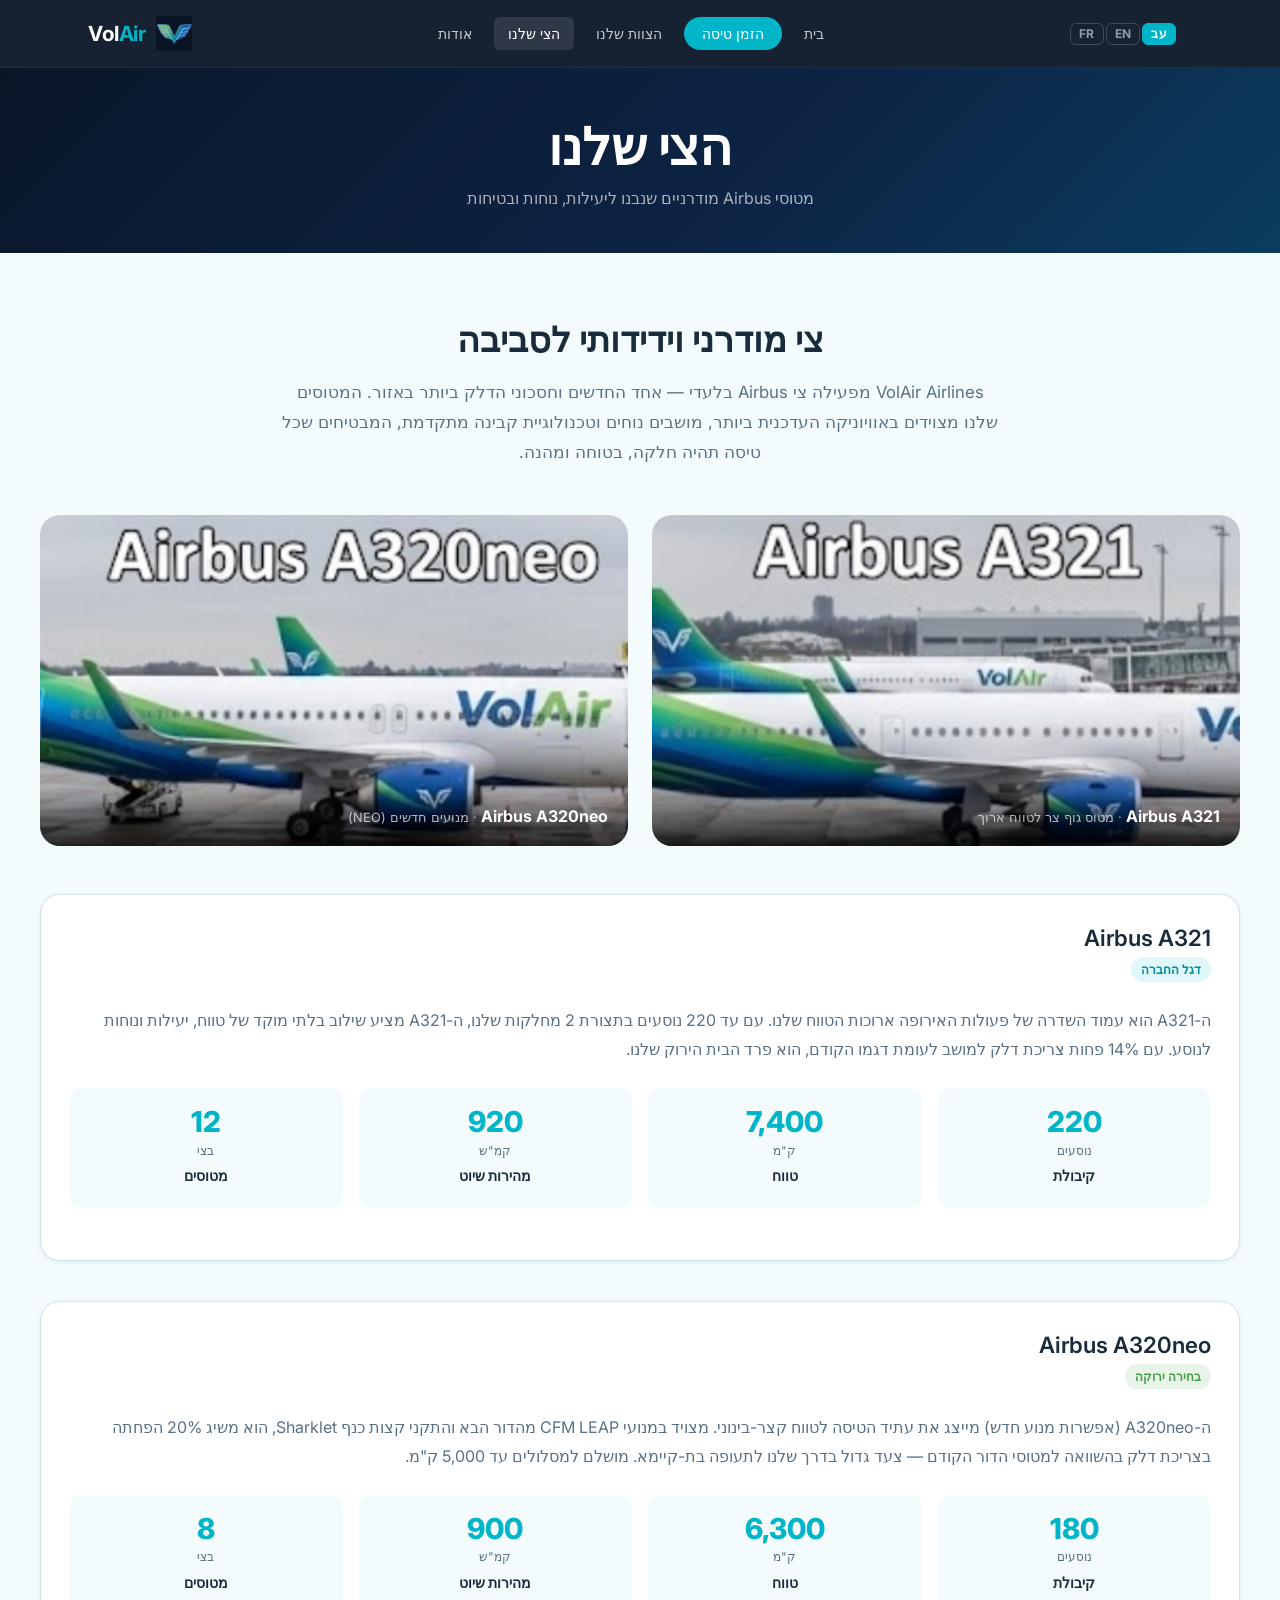
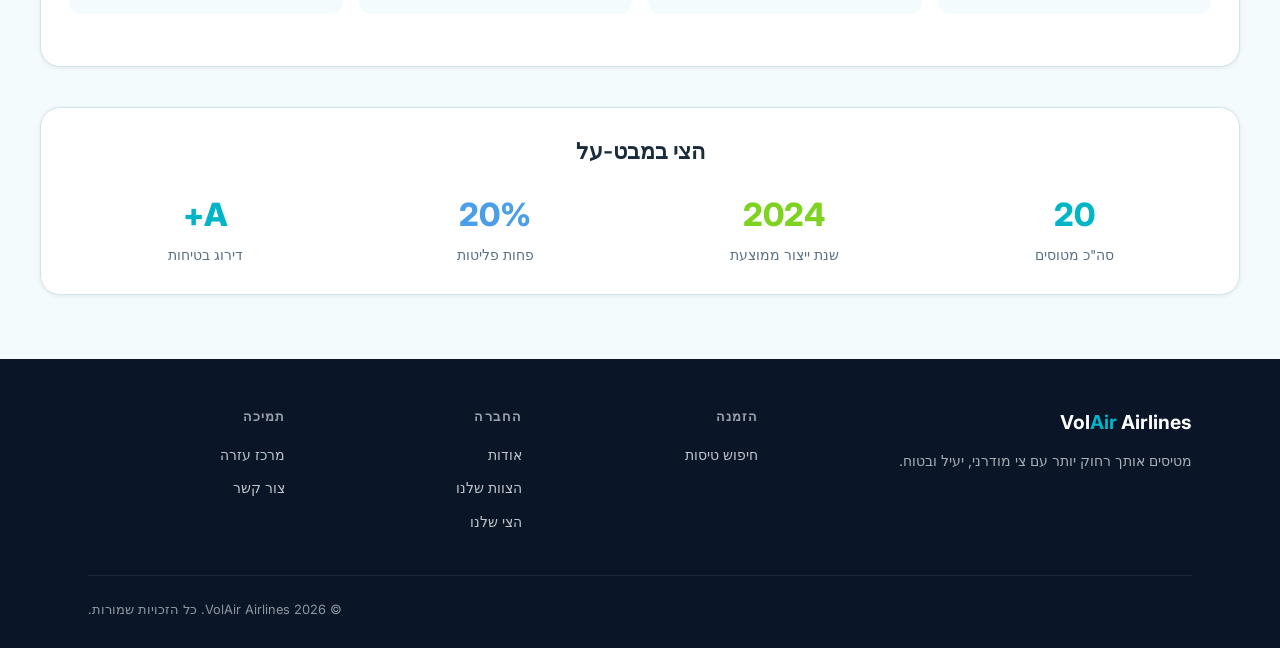
<file: fleet.html>
<!DOCTYPE html>
<html lang="he" dir="rtl">
<head>
  <meta charset="UTF-8" />
  <meta name="viewport" content="width=device-width, initial-scale=1.0" />
  <title>הצי שלנו — VolAir Airlines</title>
  <link rel="preconnect" href="https://fonts.googleapis.com" />
  <link href="https://fonts.googleapis.com/css2?family=Inter:wght@400;500;600;700;800&display=swap" rel="stylesheet" />
  <link rel="stylesheet" href="css/style.css" />
</head>
<body>
  <a href="#main-content" class="skip-link" data-i18n="skip.link">דלג לתוכן הראשי</a>
  <nav class="navbar" role="navigation" aria-label="ניווט ראשי">
    <div class="nav-inner">
      <a href="index.html" class="nav-logo">
        <img src="images/logo.jpg" alt="" width="36" height="36" />
        <span>Vol<span>Air</span></span>
      </a>
      <button class="nav-toggle" aria-label="פתח/סגור תפריט" aria-expanded="false">
        <span></span><span></span><span></span>
      </button>
      <ul class="nav-links" role="list">
        <li><a href="index.html" data-i18n="nav.home">בית</a></li>
        <li><a href="flights.html" class="btn-nav" data-i18n="nav.book">הזמן טיסה</a></li>
        <li><a href="crew.html" data-i18n="nav.crew">הצוות שלנו</a></li>
        <li><a href="fleet.html" class="active" data-i18n="nav.fleet">הצי שלנו</a></li>
        <li><a href="about.html" data-i18n="nav.about">אודות</a></li>
      </ul>
      <div class="lang-switcher" role="group" aria-label="שינוי שפה">
        <button class="lang-btn active" data-lang="he" onclick="window.i18n?.applyLang('he')">עב</button>
        <button class="lang-btn" data-lang="en" onclick="window.i18n?.applyLang('en')">EN</button>
        <button class="lang-btn" data-lang="fr" onclick="window.i18n?.applyLang('fr')">FR</button>
      </div>
    </div>
  </nav>

  <div class="page-hero">
    <div class="container">
      <h1 data-i18n="fleet.h1">הצי שלנו</h1>
      <p data-i18n="fleet.hero.sub">מטוסי Airbus מודרניים שנבנו ליעילות, נוחות ובטיחות</p>
    </div>
  </div>

  <main id="main-content">
    <div class="container section">

      <!-- הקדמה -->
      <div style="max-width:720px;margin:0 auto 48px;text-align:center;">
        <h2 style="margin-bottom:16px;">צי מודרני וידידותי לסביבה</h2>
        <p style="font-size:1.05rem;line-height:1.8;">
          VolAir Airlines מפעילה צי Airbus בלעדי — אחד החדשים וחסכוני הדלק ביותר באזור.
          המטוסים שלנו מצוידים באוויוניקה העדכנית ביותר, מושבים נוחים וטכנולוגיית קבינה מתקדמת,
          המבטיחים שכל טיסה תהיה חלקה, בטוחה ומהנה.
        </p>
      </div>

      <!-- תמונות מטוסים -->
      <div class="fleet-hero-images">

        <!-- A321 -->
        <div class="fleet-img-card">
          <img src="images/fleet-a321.jpg"
               alt="מטוס Airbus A321 של VolAir Airlines בטיסה עם צבעי הלוגו"
               loading="lazy"
               onerror="this.style.display='none';this.nextElementSibling.style.display='flex';" />
          <div class="fleet-img-placeholder"
               style="display:none;background:linear-gradient(145deg,#0A1628,#0D3D6B,#00B5C8);"
               role="img"
               aria-label="Airbus A321 — תמונת placeholder">
            <svg viewBox="0 0 400 200" fill="none" width="80%" xmlns="http://www.w3.org/2000/svg" aria-hidden="true">
              <g transform="translate(20,60)">
                <path d="M0 50 L320 30 L360 50 L320 70 Z" fill="#00B5C8" opacity="0.85"/>
                <path d="M130 30 L220 5 L240 30 Z" fill="#4A9FE8" opacity="0.75"/>
                <path d="M130 70 L200 90 L220 70 Z" fill="#4A9FE8" opacity="0.65"/>
                <path d="M320 50 L370 42 L374 50 L370 58 Z" fill="#7ED321" opacity="0.9"/>
                <rect x="50" y="42" width="12" height="10" rx="4" fill="white" opacity="0.55"/>
                <rect x="70" y="42" width="12" height="10" rx="4" fill="white" opacity="0.55"/>
                <rect x="90" y="42" width="12" height="10" rx="4" fill="white" opacity="0.55"/>
                <text x="80" y="35" font-family="Inter,sans-serif" font-size="14" font-weight="800" fill="#00B5C8" opacity="0.95">VolAir A321</text>
              </g>
            </svg>
            <span>Airbus A321</span>
          </div>
          <div class="caption">Airbus A321 <span>· מטוס גוף צר לטווח ארוך</span></div>
        </div>

        <!-- A320neo -->
        <div class="fleet-img-card">
          <img src="images/fleet-a320neo.jpg"
               alt="מטוס Airbus A320neo של VolAir Airlines על מסלול המראה"
               loading="lazy"
               onerror="this.style.display='none';this.nextElementSibling.style.display='flex';" />
          <div class="fleet-img-placeholder"
               style="display:none;background:linear-gradient(145deg,#0D3D6B,#7ED321,#00B5C8);"
               role="img"
               aria-label="Airbus A320neo — תמונת placeholder">
            <svg viewBox="0 0 400 200" fill="none" width="80%" xmlns="http://www.w3.org/2000/svg" aria-hidden="true">
              <g transform="translate(20,60)">
                <path d="M0 50 L290 30 L330 50 L290 70 Z" fill="#7ED321" opacity="0.8"/>
                <path d="M120 30 L200 8 L220 30 Z" fill="#00B5C8" opacity="0.75"/>
                <path d="M120 70 L190 90 L210 70 Z" fill="#00B5C8" opacity="0.65"/>
                <path d="M290 50 L340 42 L344 50 L340 58 Z" fill="#4A9FE8" opacity="0.9"/>
                <rect x="50" y="42" width="11" height="10" rx="4" fill="white" opacity="0.55"/>
                <rect x="68" y="42" width="11" height="10" rx="4" fill="white" opacity="0.55"/>
                <text x="80" y="35" font-family="Inter,sans-serif" font-size="14" font-weight="800" fill="#7ED321" opacity="0.95">VolAir A320neo</text>
              </g>
            </svg>
            <span>Airbus A320neo</span>
          </div>
          <div class="caption">Airbus A320neo <span>· מנועים חדשים (NEO)</span></div>
        </div>

      </div>

      <!-- פרטי המטוסים -->
      <div style="display:flex;flex-direction:column;gap:40px;margin-top:48px;">

        <!-- A321 -->
        <div class="card">
          <div style="display:flex;align-items:center;gap:16px;margin-bottom:24px;flex-wrap:wrap;">
            <div>
              <h3 style="margin-bottom:4px;">Airbus A321</h3>
              <span class="badge badge-primary">דגל החברה</span>
            </div>
          </div>
          <p style="margin-bottom:24px;line-height:1.8;">
            ה-A321 הוא עמוד השדרה של פעולות האירופה ארוכות הטווח שלנו. עם עד 220 נוסעים בתצורת
            2 מחלקות שלנו, ה-A321 מציע שילוב בלתי מוקד של טווח, יעילות ונוחות לנוסע.
            עם 14% פחות צריכת דלק למושב לעומת דגמו הקודם, הוא פרד הבית הירוק שלנו.
          </p>
          <div class="fleet-spec-grid">
            <div class="spec-box"><div class="num">220</div><div class="unit">נוסעים</div><div class="name">קיבולת</div></div>
            <div class="spec-box"><div class="num">7,400</div><div class="unit">ק"מ</div><div class="name">טווח</div></div>
            <div class="spec-box"><div class="num">920</div><div class="unit">קמ"ש</div><div class="name">מהירות שיוט</div></div>
            <div class="spec-box"><div class="num">12</div><div class="unit">בצי</div><div class="name">מטוסים</div></div>
          </div>
        </div>

        <!-- A320neo -->
        <div class="card">
          <div style="display:flex;align-items:center;gap:16px;margin-bottom:24px;flex-wrap:wrap;">
            <div>
              <h3 style="margin-bottom:4px;">Airbus A320neo</h3>
              <span class="badge badge-success">בחירה ירוקה</span>
            </div>
          </div>
          <p style="margin-bottom:24px;line-height:1.8;">
            ה-A320neo (אפשרות מנוע חדש) מייצג את עתיד הטיסה לטווח קצר-בינוני.
            מצויד במנועי CFM LEAP מהדור הבא והתקני קצות כנף Sharklet, הוא משיג
            20% הפחתה בצריכת דלק בהשוואה למטוסי הדור הקודם — צעד גדול בדרך שלנו
            לתעופה בת-קיימא. מושלם למסלולים עד 5,000 ק"מ.
          </p>
          <div class="fleet-spec-grid">
            <div class="spec-box"><div class="num">180</div><div class="unit">נוסעים</div><div class="name">קיבולת</div></div>
            <div class="spec-box"><div class="num">6,300</div><div class="unit">ק"מ</div><div class="name">טווח</div></div>
            <div class="spec-box"><div class="num">900</div><div class="unit">קמ"ש</div><div class="name">מהירות שיוט</div></div>
            <div class="spec-box"><div class="num">8</div><div class="unit">בצי</div><div class="name">מטוסים</div></div>
          </div>
        </div>

      </div>

      <!-- סקירה כללית -->
      <div class="card" style="margin-top:40px;text-align:center;">
        <h3 style="margin-bottom:24px;">הצי במבט-על</h3>
        <div class="grid-4" style="gap:16px;">
          <div><div style="font-size:2rem;font-weight:800;color:var(--color-primary);">20</div><div style="font-size:0.85rem;color:var(--color-muted);margin-top:4px;">סה"כ מטוסים</div></div>
          <div><div style="font-size:2rem;font-weight:800;color:var(--color-secondary);">2024</div><div style="font-size:0.85rem;color:var(--color-muted);margin-top:4px;">שנת ייצור ממוצעת</div></div>
          <div><div style="font-size:2rem;font-weight:800;color:var(--color-accent);">20%</div><div style="font-size:0.85rem;color:var(--color-muted);margin-top:4px;">פחות פליטות</div></div>
          <div><div style="font-size:2rem;font-weight:800;color:var(--color-primary);">A+</div><div style="font-size:0.85rem;color:var(--color-muted);margin-top:4px;">דירוג בטיחות</div></div>
        </div>
      </div>

    </div>
  </main>

  <footer class="footer" role="contentinfo">
    <div class="container">
      <div class="footer-inner">
        <div class="footer-brand">
          <div class="logo-text">Vol<span>Air</span> Airlines</div>
          <p data-i18n="footer.brandText">מטיסים אותך רחוק יותר עם צי מודרני, יעיל ובטוח.</p>
        </div>
        <div class="footer-col">
          <h5 data-i18n="footer.booking">הזמנה</h5>
          <ul><li><a href="flights.html" data-i18n="footer.searchFlights">חיפוש טיסות</a></li></ul>
        </div>
        <div class="footer-col">
          <h5 data-i18n="footer.company">החברה</h5>
          <ul>
            <li><a href="about.html" data-i18n="nav.about">אודות</a></li>
            <li><a href="crew.html" data-i18n="nav.crew">הצוות שלנו</a></li>
            <li><a href="fleet.html" data-i18n="nav.fleet">הצי שלנו</a></li>
          </ul>
        </div>
        <div class="footer-col">
          <h5 data-i18n="footer.support">תמיכה</h5>
          <ul>
            <li><a href="help.html" data-i18n="footer.helpCenter">מרכז עזרה</a></li>
            <li><a href="contact.html" data-i18n="footer.contact">צור קשר</a></li>
          </ul>
        </div>
      </div>
      <div class="footer-bottom">
        <span data-i18n="footer.copyright">&copy; 2026 VolAir Airlines. כל הזכויות שמורות.</span>
      </div>
    </div>
  </footer>

  <script src="js/i18n.js"></script>
  <script src="js/app.js"></script>
</body>
</html>
</file>
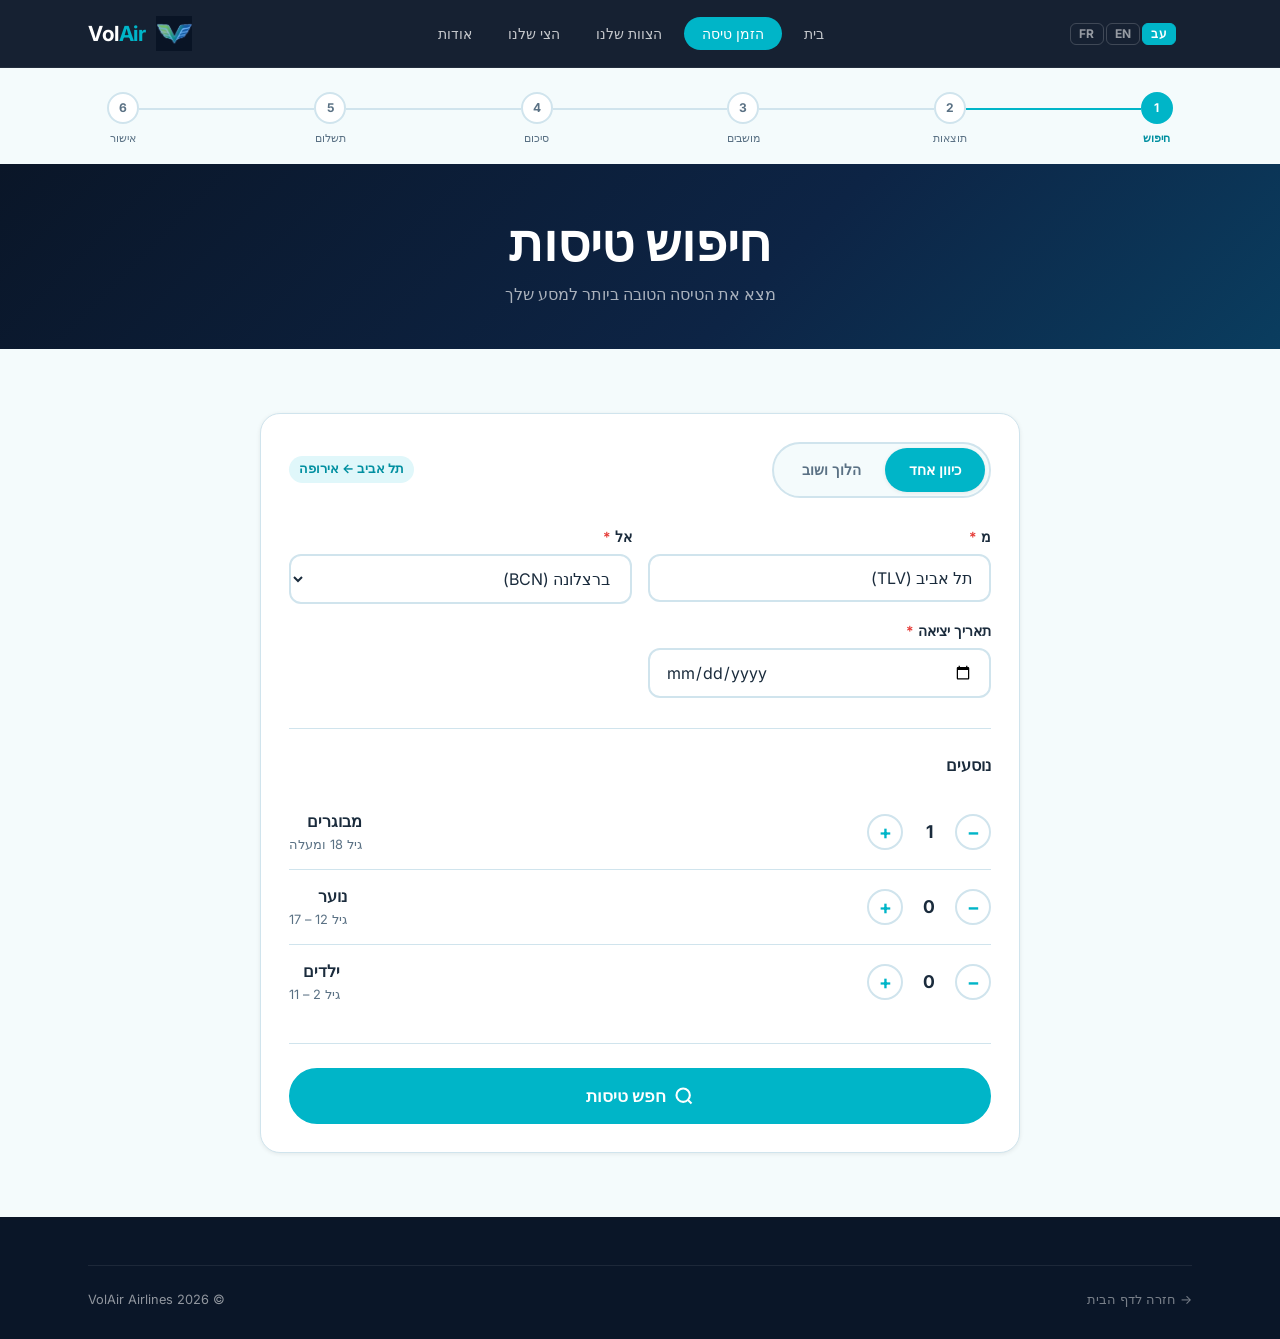
<file: flights.html>
<!DOCTYPE html>
<html lang="he" dir="rtl">
<head>
  <meta charset="UTF-8" />
  <meta name="viewport" content="width=device-width, initial-scale=1.0" />
  <title>הזמן טיסה — VolAir Airlines</title>
  <link rel="preconnect" href="https://fonts.googleapis.com" />
  <link href="https://fonts.googleapis.com/css2?family=Inter:wght@400;500;600;700;800&display=swap" rel="stylesheet" />
  <link rel="stylesheet" href="css/style.css" />
</head>
<body class="flights-page">
  <a href="#main-content" class="skip-link" data-i18n="skip.link">דלג לתוכן הראשי</a>
  <!-- ── ניווט ── -->
  <nav class="navbar" role="navigation" aria-label="ניווט ראשי">
    <div class="nav-inner">
      <a href="index.html" class="nav-logo">
        <img src="images/logo.jpg" alt="" width="36" height="36" />
        <span>Vol<span>Air</span></span>
      </a>
      <button class="nav-toggle" aria-label="פתח/סגור תפריט" aria-expanded="false">
        <span></span><span></span><span></span>
      </button>
      <ul class="nav-links" role="list">
        <li><a href="index.html" data-i18n="nav.home">בית</a></li>
        <li><a href="flights.html" class="active btn-nav" data-i18n="nav.book">הזמן טיסה</a></li>
        <li><a href="crew.html" data-i18n="nav.crew">הצוות שלנו</a></li>
        <li><a href="fleet.html" data-i18n="nav.fleet">הצי שלנו</a></li>
        <li><a href="about.html" data-i18n="nav.about">אודות</a></li>
      </ul>
      <div class="lang-switcher" role="group" aria-label="שינוי שפה">
        <button class="lang-btn active" data-lang="he" onclick="window.i18n?.applyLang('he')">עב</button>
        <button class="lang-btn" data-lang="en" onclick="window.i18n?.applyLang('en')">EN</button>
        <button class="lang-btn" data-lang="fr" onclick="window.i18n?.applyLang('fr')">FR</button>
      </div>
    </div>
  </nav>

  <!-- ── שלבי הזמנה ── -->
  <div class="progress-steps" role="list" aria-label="שלבי הזמנה">
    <div class="step active" role="listitem"><div class="step-dot">1</div><div class="step-label" data-i18n="step.search">חיפוש</div></div>
    <div class="step"        role="listitem"><div class="step-dot">2</div><div class="step-label" data-i18n="step.results">תוצאות</div></div>
    <div class="step"        role="listitem"><div class="step-dot">3</div><div class="step-label" data-i18n="step.seats">מושבים</div></div>
    <div class="step"        role="listitem"><div class="step-dot">4</div><div class="step-label" data-i18n="step.summary">סיכום</div></div>
    <div class="step"        role="listitem"><div class="step-dot">5</div><div class="step-label" data-i18n="step.payment">תשלום</div></div>
    <div class="step"        role="listitem"><div class="step-dot">6</div><div class="step-label" data-i18n="step.confirm">אישור</div></div>
  </div>

  <!-- ── כותרת עמוד ── -->
  <div class="page-hero">
    <div class="container">
      <h1 data-i18n="flights.h1">חיפוש טיסות</h1>
      <p data-i18n="flights.hero.sub">מצא את הטיסה הטובה ביותר למסע שלך</p>
    </div>
  </div>

  <main id="main-content">
    <div class="container section">
      <div class="card search-card" style="max-width:760px;margin:0 auto;">

        <!-- סוג הטיסה -->
        <div class="trip-type-row">
          <div class="toggle-group" role="group" aria-label="סוג נסיעה">
            <button class="toggle-btn active" data-type="one-way" aria-pressed="true" data-i18n="flights.trip.oneway">כיוון אחד</button>
            <button class="toggle-btn" data-type="round-trip" aria-pressed="false" data-i18n="flights.trip.return">הלוך ושוב</button>
          </div>
          <span class="badge badge-primary" style="font-size:0.8rem;" data-i18n="flights.badge">תל אביב ← אירופה</span>
        </div>

        <!-- נתיב -->
        <div class="form-grid-2" style="margin-bottom:16px;">
          <div class="form-group">
            <label class="form-label" for="from-city"><span data-i18n="flights.from.label">מ</span> <span class="required">*</span></label>
            <input id="from-city" class="form-control" type="text" value="תל אביב (TLV)" readonly aria-readonly="true" />
          </div>
          <div class="form-group">
            <label class="form-label" for="to-city"><span data-i18n="flights.to.label">אל</span> <span class="required">*</span></label>
            <select id="to-city" class="form-control" aria-label="עיר יעד">
              <option value="BCN">ברצלונה (BCN)</option>
              <option value="LIS">ליסבון (LIS)</option>
              <option value="FCO">רומא (FCO)</option>
              <option value="PRG">פראג (PRG)</option>
            </select>
          </div>
        </div>

        <!-- תאריכים -->
        <div class="form-grid-2" style="margin-bottom:8px;">
          <div class="form-group">
            <label class="form-label" for="departure-date"><span data-i18n="flights.depart.label">תאריך יציאה</span> <span class="required">*</span></label>
            <input id="departure-date" class="form-control" type="date" aria-required="true" />
            <span class="form-error" id="date-error"></span>
          </div>
          <div class="form-group return-row" id="return-row">
            <label class="form-label" for="return-date"><span data-i18n="flights.return.label">תאריך חזרה</span> <span class="required">*</span></label>
            <input id="return-date" class="form-control" type="date" aria-required="true" />
          </div>
        </div>

        <hr class="divider" />

        <!-- נוסעים -->
        <div class="passengers-section">
          <h4 data-i18n="flights.pax.h4">נוסעים</h4>

          <div class="passenger-row">
            <div>
              <div class="passenger-label" data-i18n="flights.pax.adults">מבוגרים</div>
              <div class="passenger-sub" data-i18n="flights.pax.adults.sub">גיל 18 ומעלה</div>
            </div>
            <div class="counter-group">
              <button class="counter-btn" data-target="adults" data-action="dec" aria-label="הסר מבוגר">−</button>
              <div class="counter-val" data-val="adults" data-min="1" data-max="9">1</div>
              <button class="counter-btn" data-target="adults" data-action="inc" aria-label="הוסף מבוגר">+</button>
            </div>
          </div>

          <div class="passenger-row">
            <div>
              <div class="passenger-label" data-i18n="flights.pax.teens">נוער</div>
              <div class="passenger-sub" data-i18n="flights.pax.teens.sub">גיל 12 – 17</div>
            </div>
            <div class="counter-group">
              <button class="counter-btn" data-target="teens" data-action="dec" aria-label="הסר נער">−</button>
              <div class="counter-val" data-val="teens" data-min="0" data-max="9">0</div>
              <button class="counter-btn" data-target="teens" data-action="inc" aria-label="הוסף נער">+</button>
            </div>
          </div>

          <div class="passenger-row">
            <div>
              <div class="passenger-label" data-i18n="flights.pax.children">ילדים</div>
              <div class="passenger-sub" data-i18n="flights.pax.children.sub">גיל 2 – 11</div>
            </div>
            <div class="counter-group">
              <button class="counter-btn" data-target="children" data-action="dec" aria-label="הסר ילד">−</button>
              <div class="counter-val" data-val="children" data-min="0" data-max="9">0</div>
              <button class="counter-btn" data-target="children" data-action="inc" aria-label="הוסף ילד">+</button>
            </div>
          </div>
        </div>

        <hr class="divider" />

        <button id="search-btn" class="btn btn-primary btn-lg btn-full" type="button">
          <svg width="20" height="20" viewBox="0 0 24 24" fill="none" stroke="currentColor" stroke-width="2.5" aria-hidden="true">
            <circle cx="11" cy="11" r="8"/><path d="m21 21-4.35-4.35"/>
          </svg>
          <span data-i18n="flights.btn.search">חפש טיסות</span>
        </button>

      </div>
    </div>
  </main>

  <footer class="footer" role="contentinfo">
    <div class="container">
      <div class="footer-bottom">
        <span data-i18n="footer.copyright">&copy; 2026 VolAir Airlines</span>
        <a href="index.html" style="color:rgba(255,255,255,0.45);" data-i18n="footer.backHome">→ חזרה לדף הבית</a>
      </div>
    </div>
  </footer>

  <script src="js/i18n.js"></script>
  <script src="js/app.js"></script>
</body>
</html>
</file>
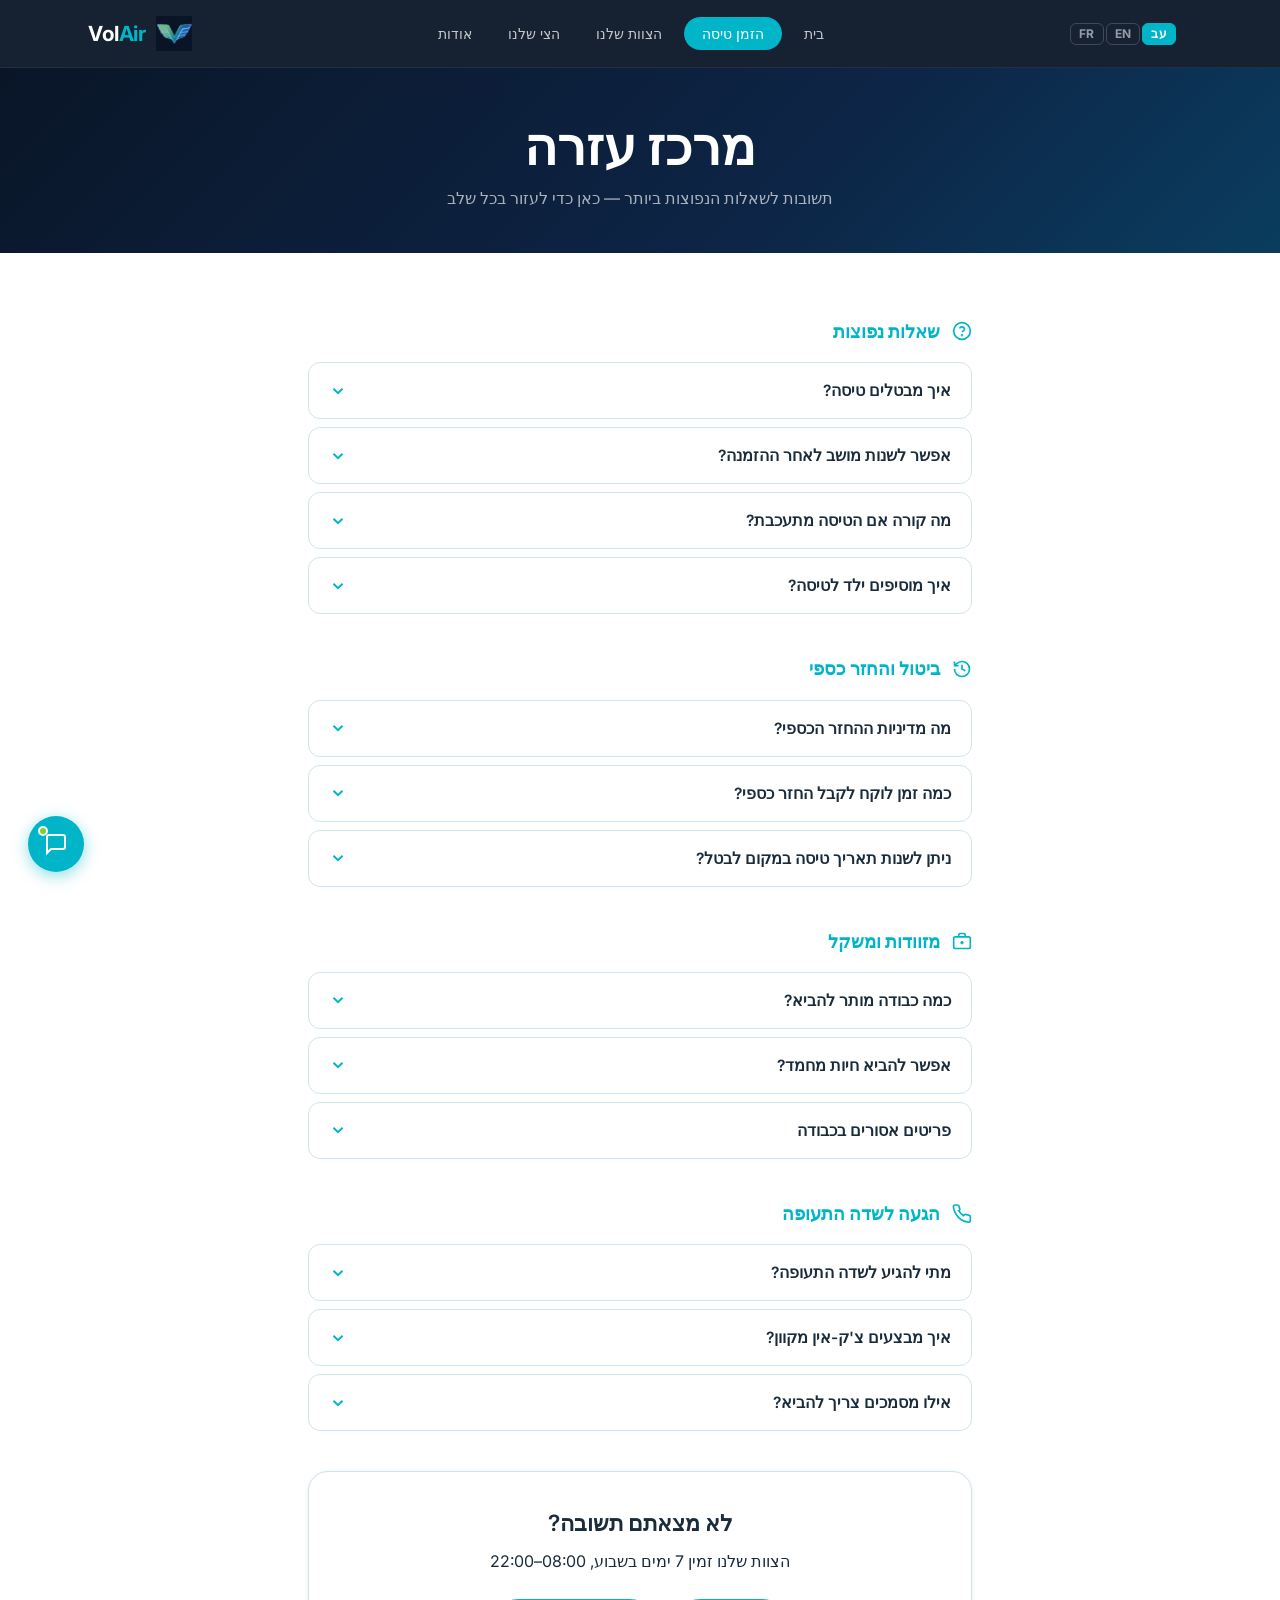
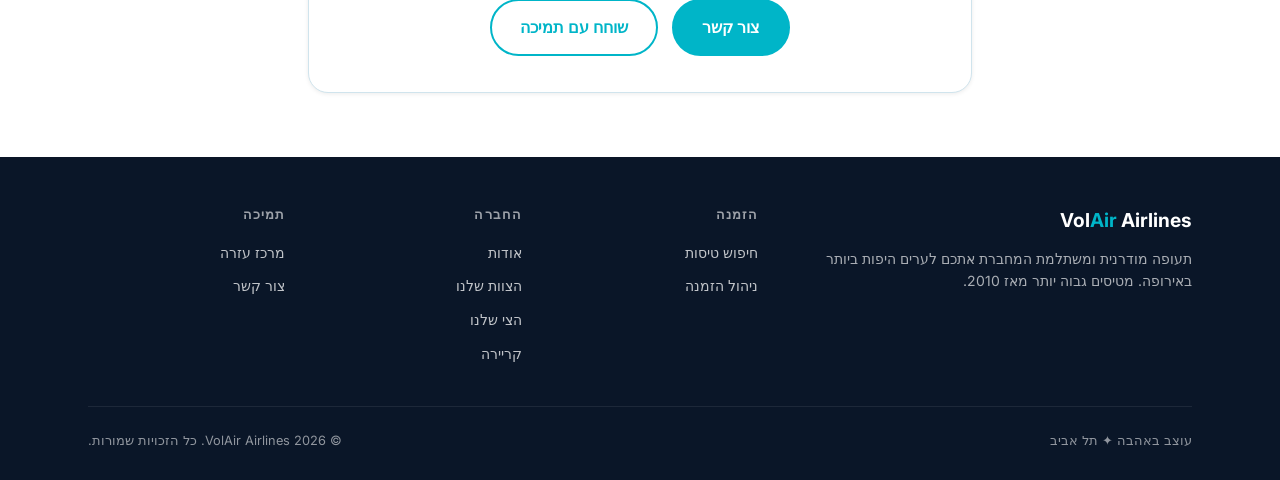
<file: help.html>
<!DOCTYPE html>
<html lang="he" dir="rtl">
<head>
  <meta charset="UTF-8" />
  <meta name="viewport" content="width=device-width, initial-scale=1.0" />
  <title>מרכז עזרה — VolAir Airlines</title>
  <link rel="preconnect" href="https://fonts.googleapis.com" />
  <link href="https://fonts.googleapis.com/css2?family=Inter:wght@400;500;600;700;800&display=swap" rel="stylesheet" />
  <link rel="stylesheet" href="css/style.css" />
  <style>
    /* ─── FAQ Accordion ─── */
    .faq-section { margin-bottom: 40px; }
    .faq-section-title {
      display: flex; align-items: center; gap: 12px;
      font-size: 1.15rem; font-weight: 700;
      color: var(--color-primary); margin-bottom: 16px;
    }
    .faq-section-title svg { flex-shrink: 0; }
    .faq-item {
      border: 1px solid var(--color-border);
      border-radius: var(--radius-md);
      margin-bottom: 8px;
      overflow: hidden;
      background: var(--color-surface);
      transition: box-shadow 200ms;
    }
    .faq-item:hover { box-shadow: var(--shadow-md); }
    .faq-q {
      width: 100%; background: none; border: none; cursor: pointer;
      display: flex; justify-content: space-between; align-items: center;
      padding: 18px 20px; text-align: right;
      font-size: 0.97rem; font-weight: 600; color: var(--color-text);
      font-family: inherit; gap: 12px;
    }
    .faq-q .chevron {
      flex-shrink: 0; transition: transform 280ms cubic-bezier(0.4,0,0.2,1);
      color: var(--color-primary);
    }
    .faq-item.open .faq-q .chevron { transform: rotate(180deg); }
    .faq-a {
      max-height: 0; overflow: hidden;
      transition: max-height 320ms cubic-bezier(0.4,0,0.2,1), padding 240ms;
      padding: 0 20px; font-size: 0.93rem; line-height: 1.8; color: var(--color-text-muted);
    }
    .faq-item.open .faq-a { max-height: 300px; padding: 0 20px 18px; }

    /* ─── Mini Chat ─── */
    .chat-fab {
      position: fixed; bottom: 28px; left: 28px;
      width: 56px; height: 56px; border-radius: 50%;
      background: var(--color-primary); color: #fff;
      border: none; cursor: pointer; box-shadow: 0 4px 16px rgba(0,181,200,.45);
      display: flex; align-items: center; justify-content: center;
      z-index: 999; transition: transform 200ms, background 200ms;
    }
    .chat-fab:hover { transform: scale(1.08); background: var(--color-primary-dk); }
    .chat-fab:focus-visible { outline: 3px solid var(--color-primary); outline-offset: 3px; }
    .chat-fab .badge-dot {
      position: absolute; top: 10px; left: 10px;
      width: 10px; height: 10px; border-radius: 50%;
      background: var(--color-secondary); border: 2px solid #fff;
    }

    .chat-window {
      position: fixed; bottom: 96px; left: 28px;
      width: 340px; max-height: 480px;
      background: #fff; border-radius: 20px;
      box-shadow: 0 8px 40px rgba(0,0,0,.18);
      display: flex; flex-direction: column;
      z-index: 998; overflow: hidden;
      transform: scale(0.9) translateY(16px);
      transform-origin: bottom left;
      opacity: 0; pointer-events: none;
      transition: transform 260ms cubic-bezier(0.34,1.56,0.64,1), opacity 220ms ease;
    }
    .chat-window.open { transform: scale(1) translateY(0); opacity: 1; pointer-events: auto; }
    .chat-header {
      background: linear-gradient(135deg, var(--color-primary), var(--color-primary-dk));
      color: #fff; padding: 16px 18px;
      display: flex; align-items: center; gap: 12px;
    }
    .chat-avatar {
      width: 38px; height: 38px; border-radius: 50%;
      background: rgba(255,255,255,.2);
      display: flex; align-items: center; justify-content: center; flex-shrink: 0;
    }
    .chat-header-info { flex: 1; }
    .chat-header-info strong { display: block; font-size: 0.93rem; }
    .chat-header-info span { font-size: 0.78rem; opacity: .8; }
    .chat-close { background: none; border: none; color: #fff; cursor: pointer; padding: 4px; border-radius: 6px; }
    .chat-close:hover { background: rgba(255,255,255,.15); }

    .chat-messages {
      flex: 1; overflow-y: auto; padding: 16px;
      display: flex; flex-direction: column; gap: 10px;
      max-height: 300px;
    }
    .msg {
      max-width: 82%; padding: 10px 14px; border-radius: 14px;
      font-size: 0.88rem; line-height: 1.6; animation: msg-in 200ms ease both;
    }
    @keyframes msg-in { from { opacity:0; transform:translateY(8px); } to { opacity:1; transform:none; } }
    .msg.bot { background: var(--color-bg); border-bottom-right-radius: 4px; align-self: flex-start; }
    .msg.user { background: var(--color-primary); color: #fff; border-bottom-left-radius: 4px; align-self: flex-end; }
    .msg.bot .typing { display: inline-flex; gap: 4px; align-items: center; }
    .dot { width: 7px; height: 7px; border-radius: 50%; background: var(--color-text-muted); animation: bounce 1.2s infinite; }
    .dot:nth-child(2) { animation-delay: .2s; }
    .dot:nth-child(3) { animation-delay: .4s; }
    @keyframes bounce { 0%,60%,100% { transform: translateY(0); } 30% { transform: translateY(-5px); } }

    .chat-quick { padding: 10px 16px; display: flex; flex-wrap: wrap; gap: 6px; border-top: 1px solid var(--color-border); }
    .quick-btn {
      background: none; border: 1px solid var(--color-primary); border-radius: 20px;
      padding: 5px 12px; font-size: 0.8rem; color: var(--color-primary);
      cursor: pointer; font-family: inherit; transition: background 160ms;
    }
    .quick-btn:hover { background: var(--color-primary); color: #fff; }

    .chat-input-row {
      display: flex; gap: 8px; padding: 12px 14px;
      border-top: 1px solid var(--color-border);
    }
    .chat-input {
      flex: 1; border: 1px solid var(--color-border); border-radius: 20px;
      padding: 8px 14px; font-size: 0.88rem; font-family: inherit;
      outline: none; background: var(--color-bg);
    }
    .chat-input:focus { border-color: var(--color-primary); }
    .chat-send {
      width: 38px; height: 38px; border-radius: 50%;
      background: var(--color-primary); border: none; color: #fff;
      cursor: pointer; display: flex; align-items: center; justify-content: center;
      flex-shrink: 0; transition: background 160ms;
    }
    .chat-send:hover { background: var(--color-primary-dk); }

    @media (max-width: 420px) {
      .chat-window { width: calc(100vw - 32px); left: 16px; bottom: 88px; }
      .chat-fab { bottom: 20px; left: 16px; }
    }
  </style>
</head>
<body>
  <a href="#main-content" class="skip-link" data-i18n="skip.link">דלג לתוכן הראשי</a>

  <nav class="navbar" role="navigation" aria-label="ניווט ראשי">
    <div class="nav-inner">
      <a href="index.html" class="nav-logo">
        <img src="images/logo.jpg" alt="" width="36" height="36" />
        <span>Vol<span>Air</span></span>
      </a>
      <button class="nav-toggle" aria-label="פתח/סגור תפריט" aria-expanded="false">
        <span></span><span></span><span></span>
      </button>
      <ul class="nav-links" role="list">
        <li><a href="index.html" data-i18n="nav.home">בית</a></li>
        <li><a href="flights.html" class="btn-nav" data-i18n="nav.book">הזמן טיסה</a></li>
        <li><a href="crew.html" data-i18n="nav.crew">הצוות שלנו</a></li>
        <li><a href="fleet.html" data-i18n="nav.fleet">הצי שלנו</a></li>
        <li><a href="about.html" data-i18n="nav.about">אודות</a></li>
      </ul>
      <div class="lang-switcher" role="group" aria-label="שינוי שפה">
        <button class="lang-btn active" data-lang="he" onclick="window.i18n?.applyLang('he')">עב</button>
        <button class="lang-btn" data-lang="en" onclick="window.i18n?.applyLang('en')">EN</button>
        <button class="lang-btn" data-lang="fr" onclick="window.i18n?.applyLang('fr')">FR</button>
      </div>
    </div>
  </nav>

  <div class="page-hero">
    <div class="container">
      <h1 data-i18n="help.h1">מרכז עזרה</h1>
      <p data-i18n="help.hero.sub">תשובות לשאלות הנפוצות ביותר — כאן כדי לעזור בכל שלב</p>
    </div>
  </div>

  <main id="main-content">
    <section class="section" style="background:var(--color-surface);">
      <div class="container" style="max-width:760px;">

        <!-- שאלות נפוצות -->
        <div class="faq-section">
          <div class="faq-section-title">
            <svg width="20" height="20" viewBox="0 0 24 24" fill="none" stroke="currentColor" stroke-width="2" aria-hidden="true"><circle cx="12" cy="12" r="10"/><path d="M9.09 9a3 3 0 0 1 5.83 1c0 2-3 3-3 3"/><circle cx="12" cy="17" r=".5" fill="currentColor"/></svg>
            שאלות נפוצות
          </div>

          <div class="faq-item">
            <button class="faq-q" aria-expanded="false">
              איך מבטלים טיסה?
              <svg class="chevron" width="18" height="18" viewBox="0 0 24 24" fill="none" stroke="currentColor" stroke-width="2.5" aria-hidden="true"><polyline points="6 9 12 15 18 9"/></svg>
            </button>
            <div class="faq-a" role="region">
              ניתן לבטל טיסה דרך דף <a href="manage.html" data-i18n="footer.manageBooking">ניהול הזמנה</a> עד 2 שעות לפני המראה.
              יש להזין את מספר ההזמנה ואת כתובת האימייל שבה השתמשתם בעת ההזמנה.
              ביטולים עד 7 ימים לפני — החזר מלא. ביטולים עד 48 שעות — החזר 50%. פחות מ-48 שעות — ללא החזר.
            </div>
          </div>

          <div class="faq-item">
            <button class="faq-q" aria-expanded="false">
              אפשר לשנות מושב לאחר ההזמנה?
              <svg class="chevron" width="18" height="18" viewBox="0 0 24 24" fill="none" stroke="currentColor" stroke-width="2.5" aria-hidden="true"><polyline points="6 9 12 15 18 9"/></svg>
            </button>
            <div class="faq-a" role="region">
              כן! ניתן לשנות מושב עד 24 שעות לפני ההמראה ללא עלות נוספת, בכפוף לזמינות מושבים.
              כניסה לדף <a href="manage.html" data-i18n="footer.manageBooking">ניהול הזמנה</a> ← בחרו את הטיסה ← לחצו "שינוי מושב".
            </div>
          </div>

          <div class="faq-item">
            <button class="faq-q" aria-expanded="false">
              מה קורה אם הטיסה מתעכבת?
              <svg class="chevron" width="18" height="18" viewBox="0 0 24 24" fill="none" stroke="currentColor" stroke-width="2.5" aria-hidden="true"><polyline points="6 9 12 15 18 9"/></svg>
            </button>
            <div class="faq-a" role="region">
              בעיכוב של מעל 2 שעות — נשלח עדכון ב-SMS ואימייל ונציע ווצ'ר לרענון.
              בעיכוב של מעל 3 שעות — זכאים לפיצוי לפי תקנות האיחוד האירופי (EC261/2004).
              בעיכוב של מעל 5 שעות — ניתן לבטל ולקבל החזר מלא.
            </div>
          </div>

          <div class="faq-item">
            <button class="faq-q" aria-expanded="false">
              איך מוסיפים ילד לטיסה?
              <svg class="chevron" width="18" height="18" viewBox="0 0 24 24" fill="none" stroke="currentColor" stroke-width="2.5" aria-hidden="true"><polyline points="6 9 12 15 18 9"/></svg>
            </button>
            <div class="faq-a" role="region">
              בעת ההזמנה — בחרו את מספר הנוסעים בדף החיפוש ויש אפשרות להוסיף ילדים (גיל 2–12) ותינוקות (עד גיל 2).
              ילדים יושבים לצד מלווה מבוגר ומקבלים ארוחת ילדים ללא תוספת מחיר.
            </div>
          </div>
        </div>

        <!-- ביטול והחזר כספי -->
        <div class="faq-section">
          <div class="faq-section-title">
            <svg width="20" height="20" viewBox="0 0 24 24" fill="none" stroke="currentColor" stroke-width="2" aria-hidden="true"><path d="M3 12a9 9 0 1 0 9-9 9.75 9.75 0 0 0-6.74 2.74L3 8"/><path d="M3 3v5h5"/><path d="M12 7v5l4 2"/></svg>
            ביטול והחזר כספי
          </div>

          <div class="faq-item">
            <button class="faq-q" aria-expanded="false">
              מה מדיניות ההחזר הכספי?
              <svg class="chevron" width="18" height="18" viewBox="0 0 24 24" fill="none" stroke="currentColor" stroke-width="2.5" aria-hidden="true"><polyline points="6 9 12 15 18 9"/></svg>
            </button>
            <div class="faq-a" role="region">
              <strong>החזר מלא:</strong> ביטול עד 7 ימים לפני הטיסה.<br/>
              <strong>החזר 50%:</strong> ביטול בין 48 שעות ל-7 ימים לפני.<br/>
              <strong>ללא החזר:</strong> ביטול פחות מ-48 שעות לפני.<br/>
              ההחזר מועבר לאמצעי התשלום המקורי תוך 5–10 ימי עסקים.
            </div>
          </div>

          <div class="faq-item">
            <button class="faq-q" aria-expanded="false">
              כמה זמן לוקח לקבל החזר כספי?
              <svg class="chevron" width="18" height="18" viewBox="0 0 24 24" fill="none" stroke="currentColor" stroke-width="2.5" aria-hidden="true"><polyline points="6 9 12 15 18 9"/></svg>
            </button>
            <div class="faq-a" role="region">
              לאחר אישור הביטול, ההחזר מועבר תוך 5–10 ימי עסקים. תקבלו אימייל אישור עם מספר אסמכתה.
              אם לא קיבלתם את ההחזר תוך 10 ימים, פנו אלינו דרך <a href="contact.html">טופס יצירת הקשר</a>.
            </div>
          </div>

          <div class="faq-item">
            <button class="faq-q" aria-expanded="false">
              ניתן לשנות תאריך טיסה במקום לבטל?
              <svg class="chevron" width="18" height="18" viewBox="0 0 24 24" fill="none" stroke="currentColor" stroke-width="2.5" aria-hidden="true"><polyline points="6 9 12 15 18 9"/></svg>
            </button>
            <div class="faq-a" role="region">
              כן, שינוי תאריך אפשרי עד 48 שעות לפני ההמראה. עלות שינוי: €25 לנוסע.
              אם המחיר החדש גבוה יותר — תשלמו את ההפרש בלבד.
              בצעו שינוי דרך <a href="manage.html" data-i18n="footer.manageBooking">ניהול הזמנה</a>.
            </div>
          </div>
        </div>

        <!-- מזוודות ומשקל -->
        <div class="faq-section">
          <div class="faq-section-title">
            <svg width="20" height="20" viewBox="0 0 24 24" fill="none" stroke="currentColor" stroke-width="2" aria-hidden="true"><rect x="2" y="7" width="20" height="14" rx="2"/><path d="M16 7V5a2 2 0 0 0-2-2h-4a2 2 0 0 0-2 2v2"/><line x1="12" y1="12" x2="12" y2="16"/><line x1="10" y1="14" x2="14" y2="14"/></svg>
            מזוודות ומשקל
          </div>

          <div class="faq-item">
            <button class="faq-q" aria-expanded="false">
              כמה כבודה מותר להביא?
              <svg class="chevron" width="18" height="18" viewBox="0 0 24 24" fill="none" stroke="currentColor" stroke-width="2.5" aria-hidden="true"><polyline points="6 9 12 15 18 9"/></svg>
            </button>
            <div class="faq-a" role="region">
              <strong>כבודת יד:</strong> 1 תיק עד 10 ק"ג (55×40×20 ס"מ) — כלול בכל כרטיס.<br/>
              <strong>כבודה למטען:</strong> 20 ק"ג לנוסע — ב-€35 (ניתן להוסיף בהזמנה).<br/>
              <strong>כבודה עודפת:</strong> €12 לכל ק"ג נוסף — מומלץ לרכוש מראש, זול יותר מבשדה התעופה.
            </div>
          </div>

          <div class="faq-item">
            <button class="faq-q" aria-expanded="false">
              אפשר להביא חיות מחמד?
              <svg class="chevron" width="18" height="18" viewBox="0 0 24 24" fill="none" stroke="currentColor" stroke-width="2.5" aria-hidden="true"><polyline points="6 9 12 15 18 9"/></svg>
            </button>
            <div class="faq-a" role="region">
              חיות קטנות עד 8 ק"ג (כולל כלוב) מותרות בקבין בעלות €50 לכיוון.
              חיות גדולות יותר נסעות בתא המטען במחיר €80 לכיוון. יש לדווח בעת ההזמנה.
              כלבי שירות מורשים ללא תוספת מחיר עם תיעוד מתאים.
            </div>
          </div>

          <div class="faq-item">
            <button class="faq-q" aria-expanded="false">
              פריטים אסורים בכבודה
              <svg class="chevron" width="18" height="18" viewBox="0 0 24 24" fill="none" stroke="currentColor" stroke-width="2.5" aria-hidden="true"><polyline points="6 9 12 15 18 9"/></svg>
            </button>
            <div class="faq-a" role="region">
              <strong>אסור בקבין:</strong> נוזלים מעל 100 מ"ל (מלבד תרופות), סכינים, מצתות.<br/>
              <strong>אסור בכלל:</strong> חומרים נפיצים, גז, קרני רנטגן, סוללות ליתיום גדולות.<br/>
              <strong>מותר בתא המטען:</strong> בקבוקי יין ועד 5 ליטר אלכוהול עד 70%.
              לרשימה המלאה — ראו <a href="https://www.iata.org/en/programs/safety/dangerous-goods/" target="_blank" rel="noopener">הנחיות IATA</a>.
            </div>
          </div>
        </div>

        <!-- הגעה לשדה התעופה -->
        <div class="faq-section">
          <div class="faq-section-title">
            <svg width="20" height="20" viewBox="0 0 24 24" fill="none" stroke="currentColor" stroke-width="2" aria-hidden="true"><path d="M22 16.92v3a2 2 0 0 1-2.18 2 19.79 19.79 0 0 1-8.63-3.07A19.5 19.5 0 0 1 4.69 12a19.79 19.79 0 0 1-3.07-8.67A2 2 0 0 1 3.6 1.18h3a2 2 0 0 1 2 1.72 12.84 12.84 0 0 0 .7 2.81 2 2 0 0 1-.45 2.11L8 8a16 16 0 0 0 6 6l.86-.86a2 2 0 0 1 2.11-.45 12.84 12.84 0 0 0 2.81.7A2 2 0 0 1 22 15.4z"/></svg>
            הגעה לשדה התעופה
          </div>

          <div class="faq-item">
            <button class="faq-q" aria-expanded="false">
              מתי להגיע לשדה התעופה?
              <svg class="chevron" width="18" height="18" viewBox="0 0 24 24" fill="none" stroke="currentColor" stroke-width="2.5" aria-hidden="true"><polyline points="6 9 12 15 18 9"/></svg>
            </button>
            <div class="faq-a" role="region">
              <strong>טיסות בינלאומיות:</strong> המלצה — 2.5 שעות לפני המראה.<br/>
              <strong>צ'ק-אין סגירה:</strong> 45 דקות לפני המראה. לאחר מכן לא ניתן לבצע צ'ק-אין.<br/>
              <strong>שערים נסגרים:</strong> 20 דקות לפני המראה.
              בשיא העונה (יולי–אוגוסט) — המלצה להגיע 3 שעות מראש.
            </div>
          </div>

          <div class="faq-item">
            <button class="faq-q" aria-expanded="false">
              איך מבצעים צ'ק-אין מקוון?
              <svg class="chevron" width="18" height="18" viewBox="0 0 24 24" fill="none" stroke="currentColor" stroke-width="2.5" aria-hidden="true"><polyline points="6 9 12 15 18 9"/></svg>
            </button>
            <div class="faq-a" role="region">
              צ'ק-אין מקוון נפתח 48 שעות לפני ונסגר 3 שעות לפני ההמראה.
              היכנסו ל<a href="manage.html" data-i18n="footer.manageBooking">ניהול הזמנה</a> ← בחרו טיסה ← "צ'ק-אין מקוון".
              תישלח ארטיית העלייה למטוס לאימייל ול-SMS.
            </div>
          </div>

          <div class="faq-item">
            <button class="faq-q" aria-expanded="false">
              אילו מסמכים צריך להביא?
              <svg class="chevron" width="18" height="18" viewBox="0 0 24 24" fill="none" stroke="currentColor" stroke-width="2.5" aria-hidden="true"><polyline points="6 9 12 15 18 9"/></svg>
            </button>
            <div class="faq-a" role="region">
              <strong>דרכון:</strong> בתוקף לפחות 6 חודשים לאחר תאריך חזרה.<br/>
              <strong>ויזה:</strong> בהתאם ליעד (אזרחי ישראל — פטורים לרוב המדינות האירופיות).<br/>
              <strong>תעודת לידה:</strong> לתינוקות ולילדים מתחת לגיל 14 הנוסעים עם הורים.<br/>
              ניתן להציג ארטיית עלייה למטוס דיגיטלית מהטלפון.
            </div>
          </div>
        </div>

        <!-- CTA צור קשר -->
        <div class="card" style="text-align:center;padding:36px 28px;margin-top:8px;">
          <h3 style="margin-bottom:10px;">לא מצאתם תשובה?</h3>
          <p style="color:var(--color-text-muted);margin-bottom:24px;">הצוות שלנו זמין 7 ימים בשבוע, 08:00–22:00</p>
          <div style="display:flex;gap:14px;justify-content:center;flex-wrap:wrap;">
            <a href="contact.html" class="btn btn-primary">צור קשר</a>
            <button class="btn btn-outline" onclick="openChat()">שוחח עם תמיכה</button>
          </div>
        </div>

      </div>
    </section>
  </main>

  <!-- ─── Mini Chat FAB ─── -->
  <button class="chat-fab" onclick="toggleChat()" aria-label="פתח צ'אט תמיכה" id="chat-fab">
    <svg width="24" height="24" viewBox="0 0 24 24" fill="none" stroke="currentColor" stroke-width="2" aria-hidden="true"><path d="M21 15a2 2 0 0 1-2 2H7l-4 4V5a2 2 0 0 1 2-2h14a2 2 0 0 1 2 2z"/></svg>
    <span class="badge-dot" aria-hidden="true"></span>
  </button>

  <div class="chat-window" id="chat-window" role="dialog" aria-label="צ'אט תמיכה" aria-modal="true">
    <div class="chat-header">
      <div class="chat-avatar" aria-hidden="true">
        <svg width="20" height="20" viewBox="0 0 24 24" fill="none" stroke="currentColor" stroke-width="2"><path d="M20 21v-2a4 4 0 0 0-4-4H8a4 4 0 0 0-4 4v2"/><circle cx="12" cy="7" r="4"/></svg>
      </div>
      <div class="chat-header-info">
        <strong>תמיכת VolAir</strong>
        <span>● מחובר עכשיו</span>
      </div>
      <button class="chat-close" onclick="toggleChat()" aria-label="סגור צ'אט">
        <svg width="18" height="18" viewBox="0 0 24 24" fill="none" stroke="currentColor" stroke-width="2.5"><line x1="18" y1="6" x2="6" y2="18"/><line x1="6" y1="6" x2="18" y2="18"/></svg>
      </button>
    </div>
    <div class="chat-messages" id="chat-messages">
      <div class="msg bot">שלום! 👋 אני כאן לעזור. על מה תרצה לדעת?</div>
    </div>
    <div class="chat-quick" id="chat-quick">
      <button class="quick-btn" onclick="quickAsk('ביטול טיסה')">ביטול טיסה</button>
      <button class="quick-btn" onclick="quickAsk('כבודה')">כבודה</button>
      <button class="quick-btn" onclick="quickAsk('צ'ק-אין')">צ'ק-אין</button>
      <button class="quick-btn" onclick="quickAsk('החזר כספי')">החזר כספי</button>
    </div>
    <div class="chat-input-row">
      <input class="chat-input" id="chat-input" type="text" placeholder="כתוב הודעה…" autocomplete="off" />
      <button class="chat-send" onclick="sendMsg()" aria-label="שלח">
        <svg width="16" height="16" viewBox="0 0 24 24" fill="none" stroke="currentColor" stroke-width="2.5" aria-hidden="true"><line x1="22" y1="2" x2="11" y2="13"/><polygon points="22 2 15 22 11 13 2 9 22 2"/></svg>
      </button>
    </div>
  </div>

  <footer class="footer" role="contentinfo">
    <div class="container">
      <div class="footer-inner">
        <div class="footer-brand">
          <div class="logo-text">Vol<span>Air</span> Airlines</div>
          <p data-i18n="footer.brandText">תעופה מודרנית ומשתלמת המחברת אתכם לערים היפות ביותר באירופה. מטיסים גבוה יותר מאז 2010.</p>
        </div>
        <div class="footer-col">
          <h5 data-i18n="footer.booking">הזמנה</h5>
          <ul>
            <li><a href="flights.html" data-i18n="footer.searchFlights">חיפוש טיסות</a></li>
            <li><a href="manage.html" data-i18n="footer.manageBooking">ניהול הזמנה</a></li>
          </ul>
        </div>
        <div class="footer-col">
          <h5 data-i18n="footer.company">החברה</h5>
          <ul>
            <li><a href="about.html" data-i18n="nav.about">אודות</a></li>
            <li><a href="crew.html" data-i18n="nav.crew">הצוות שלנו</a></li>
            <li><a href="fleet.html" data-i18n="nav.fleet">הצי שלנו</a></li>
            <li><a href="careers.html" data-i18n="footer.careers">קריירה</a></li>
          </ul>
        </div>
        <div class="footer-col">
          <h5 data-i18n="footer.support">תמיכה</h5>
          <ul>
            <li><a href="help.html" aria-current="page">מרכז עזרה</a></li>
            <li><a href="contact.html" data-i18n="footer.contact">צור קשר</a></li>
          </ul>
        </div>
      </div>
      <div class="footer-bottom">
        <span data-i18n="footer.copyright">&copy; 2026 VolAir Airlines. כל הזכויות שמורות.</span>
        <span data-i18n="footer.tagline">עוצב באהבה ✦ תל אביב</span>
      </div>
    </div>
  </footer>

  <script src="js/i18n.js"></script>
  <script src="js/app.js"></script>
  <script>
    // ─── FAQ Accordion ───
    document.querySelectorAll('.faq-q').forEach(btn => {
      btn.addEventListener('click', () => {
        const item = btn.closest('.faq-item');
        const isOpen = item.classList.contains('open');
        // close all in same section
        item.closest('.faq-section').querySelectorAll('.faq-item.open').forEach(i => {
          i.classList.remove('open');
          i.querySelector('.faq-q').setAttribute('aria-expanded', 'false');
        });
        if (!isOpen) {
          item.classList.add('open');
          btn.setAttribute('aria-expanded', 'true');
        }
      });
    });

    // ─── AI Chat ───
    const chatHistory = [];

    function addMsg(text, type) {
      const msgs = document.getElementById('chat-messages');
      const div = document.createElement('div');
      div.className = `msg ${type}`;
      div.innerHTML = text.replace(/\n/g, '<br>');
      msgs.appendChild(div);
      msgs.scrollTop = msgs.scrollHeight;
    }

    function showTyping() {
      const msgs = document.getElementById('chat-messages');
      const div = document.createElement('div');
      div.className = 'msg bot'; div.id = 'typing';
      div.innerHTML = '<span class="typing"><span class="dot"></span><span class="dot"></span><span class="dot"></span></span>';
      msgs.appendChild(div); msgs.scrollTop = msgs.scrollHeight;
      return div;
    }

    async function sendMsg() {
      const input = document.getElementById('chat-input');
      const text = input.value.trim(); if (!text) return;
      addMsg(text, 'user'); input.value = '';
      document.getElementById('chat-quick').style.display = 'none';
      const typing = showTyping();

      try {
        const res = await fetch('/api/chat', {
          method: 'POST',
          headers: { 'Content-Type': 'application/json' },
          body: JSON.stringify({ message: text, history: chatHistory })
        });
        const data = await res.json();
        const reply = data.reply || 'לצערי אין לי יכולת לענות לך על שאלה זו, אבל אתה יכול לפנות למייל VolAirAirlines@Gmail.com ואנחנו נענה לך בהקדם';
        typing.remove();
        addMsg(reply, 'bot');
        chatHistory.push({ role: 'user', text });
        chatHistory.push({ role: 'model', text: reply });
      } catch {
        typing.remove();
        addMsg('לצערי אין לי יכולת לענות לך על שאלה זו, אבל אתה יכול לפנות למייל VolAirAirlines@Gmail.com ואנחנו נענה לך בהקדם', 'bot');
      }
    }

    function quickAsk(q) {
      document.getElementById('chat-input').value = q;
      sendMsg();
    }

    function toggleChat() {
      const w = document.getElementById('chat-window');
      w.classList.toggle('open');
      if (w.classList.contains('open')) document.getElementById('chat-input').focus();
    }
    function openChat() {
      document.getElementById('chat-window').classList.add('open');
      document.getElementById('chat-input').focus();
    }

    document.getElementById('chat-input').addEventListener('keydown', e => {
      if (e.key === 'Enter') sendMsg();
    });
  </script>
</body>
</html>
</file>
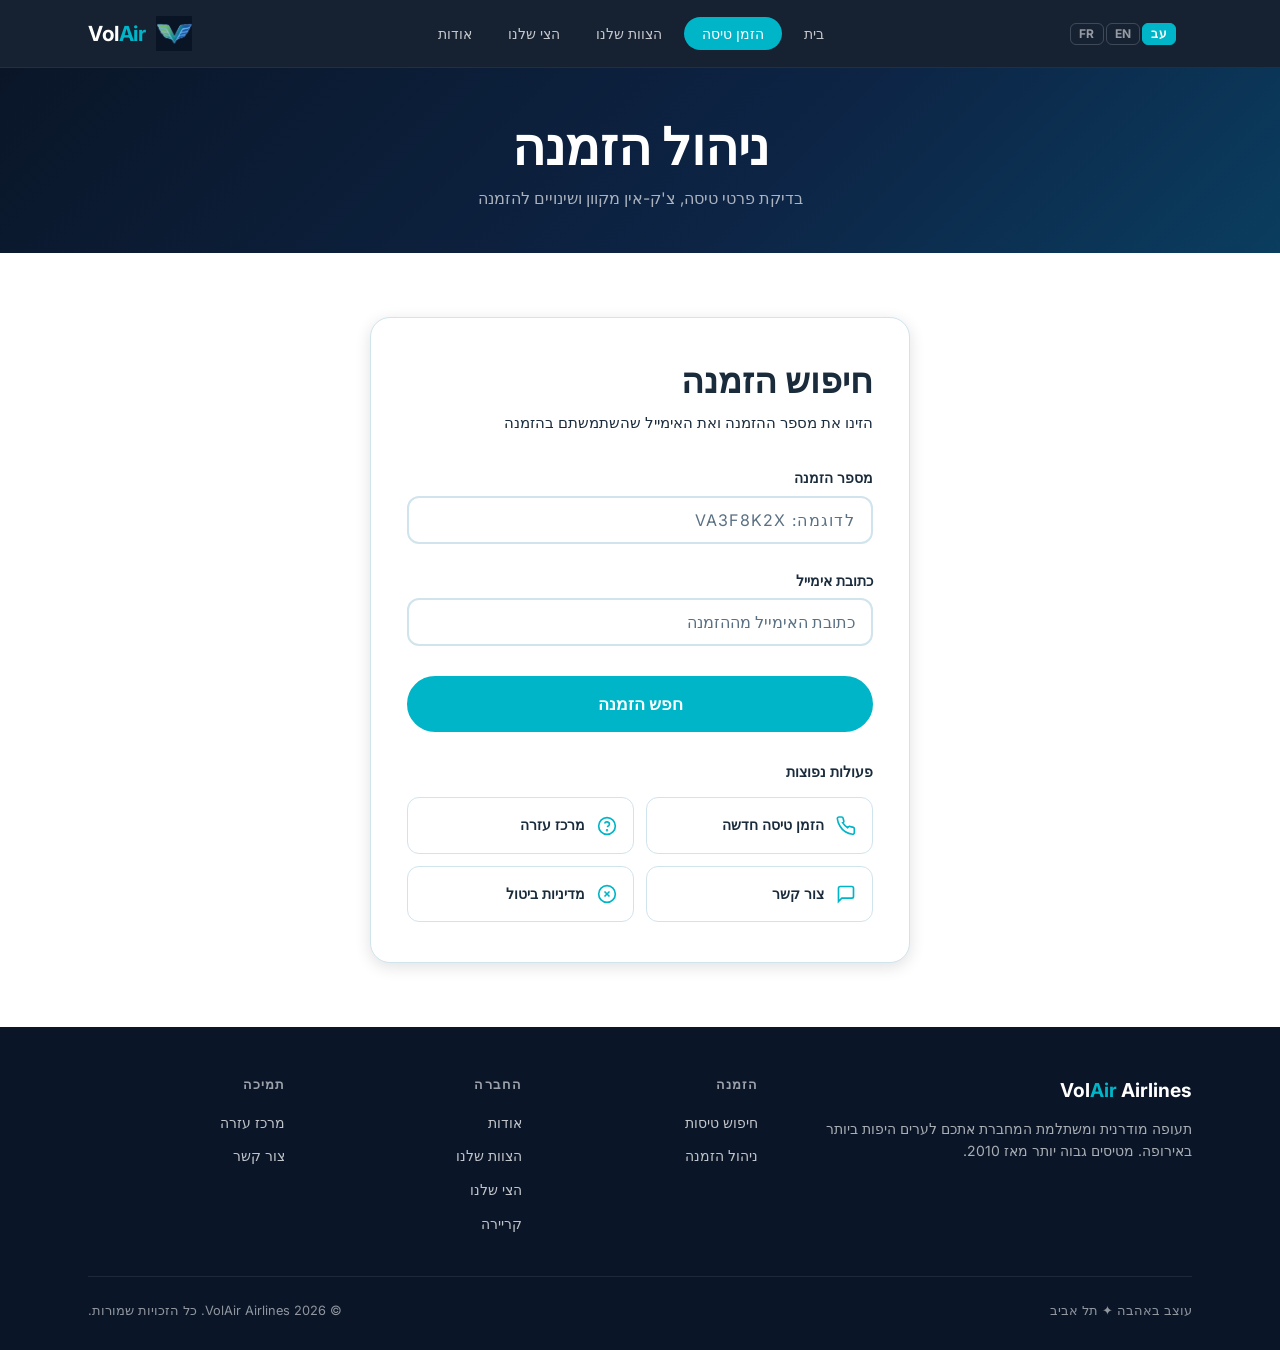
<file: manage.html>
<!DOCTYPE html>
<html lang="he" dir="rtl">
<head>
  <meta charset="UTF-8" />
  <meta name="viewport" content="width=device-width, initial-scale=1.0" />
  <title>ניהול הזמנה — VolAir Airlines</title>
  <link rel="preconnect" href="https://fonts.googleapis.com" />
  <link href="https://fonts.googleapis.com/css2?family=Inter:wght@400;500;600;700;800&display=swap" rel="stylesheet" />
  <link rel="stylesheet" href="css/style.css" />
  <style>
    .manage-wrap {
      max-width: 540px; margin: 0 auto;
    }
    .manage-card {
      background: var(--color-surface);
      border: 1px solid var(--color-border);
      border-radius: var(--radius-lg);
      padding: 40px 36px;
      box-shadow: var(--shadow-md);
    }
    .manage-card h2 { margin-bottom: 8px; }
    .manage-card .sub { color: var(--color-text-muted); margin-bottom: 32px; font-size: 0.95rem; }

    .booking-result {
      display: none;
      margin-top: 32px; border-top: 1px solid var(--color-border); padding-top: 28px;
    }
    .booking-result.visible { display: block; }
    .result-header {
      display: flex; justify-content: space-between; align-items: flex-start;
      margin-bottom: 20px; flex-wrap: wrap; gap: 12px;
    }
    .result-ref { font-size: 1.5rem; font-weight: 800; color: var(--color-primary); letter-spacing: .04em; }
    .result-status {
      background: rgba(126,211,33,.15); color: var(--color-secondary-dk);
      border: 1px solid var(--color-secondary); border-radius: 20px;
      padding: 4px 14px; font-size: 0.82rem; font-weight: 600;
    }
    .result-rows { display: flex; flex-direction: column; gap: 12px; margin-bottom: 24px; }
    .result-row {
      display: flex; justify-content: space-between; align-items: center;
      padding: 12px 14px; background: var(--color-bg);
      border-radius: var(--radius-sm); font-size: 0.92rem;
    }
    .result-row .lbl { color: var(--color-text-muted); }
    .result-row .val { font-weight: 600; }
    .result-actions { display: flex; gap: 12px; flex-wrap: wrap; }
    .result-actions .btn { flex: 1; min-width: 120px; text-align: center; }

    .no-result {
      display: none; text-align: center; padding: 28px 0;
      color: var(--color-text-muted);
    }
    .no-result.visible { display: block; }
    .no-result svg { margin-bottom: 12px; color: var(--color-danger); }

    .quick-access { margin-top: 28px; }
    .quick-access h4 { font-size: 0.9rem; color: var(--color-text-muted); margin-bottom: 14px; font-weight: 600; }
    .quick-tiles { display: grid; grid-template-columns: 1fr 1fr; gap: 12px; }
    .quick-tile {
      border: 1px solid var(--color-border); border-radius: var(--radius-md);
      padding: 16px; cursor: pointer; background: var(--color-surface);
      transition: border-color 200ms, box-shadow 200ms;
      display: flex; align-items: center; gap: 12px;
      font-size: 0.88rem; font-weight: 600; color: var(--color-text);
      text-decoration: none;
    }
    .quick-tile:hover { border-color: var(--color-primary); box-shadow: var(--shadow-md); color: var(--color-primary); }
    .quick-tile svg { flex-shrink: 0; color: var(--color-primary); }
  </style>
</head>
<body>
  <a href="#main-content" class="skip-link" data-i18n="skip.link">דלג לתוכן הראשי</a>

  <nav class="navbar" role="navigation" aria-label="ניווט ראשי">
    <div class="nav-inner">
      <a href="index.html" class="nav-logo">
        <img src="images/logo.jpg" alt="" width="36" height="36" />
        <span>Vol<span>Air</span></span>
      </a>
      <button class="nav-toggle" aria-label="פתח/סגור תפריט" aria-expanded="false">
        <span></span><span></span><span></span>
      </button>
      <ul class="nav-links" role="list">
        <li><a href="index.html" data-i18n="nav.home">בית</a></li>
        <li><a href="flights.html" class="btn-nav" data-i18n="nav.book">הזמן טיסה</a></li>
        <li><a href="crew.html" data-i18n="nav.crew">הצוות שלנו</a></li>
        <li><a href="fleet.html" data-i18n="nav.fleet">הצי שלנו</a></li>
        <li><a href="about.html" data-i18n="nav.about">אודות</a></li>
      </ul>
      <div class="lang-switcher" role="group" aria-label="שינוי שפה">
        <button class="lang-btn active" data-lang="he" onclick="window.i18n?.applyLang('he')">עב</button>
        <button class="lang-btn" data-lang="en" onclick="window.i18n?.applyLang('en')">EN</button>
        <button class="lang-btn" data-lang="fr" onclick="window.i18n?.applyLang('fr')">FR</button>
      </div>
    </div>
  </nav>

  <div class="page-hero">
    <div class="container">
      <h1 data-i18n="manage.h1">ניהול הזמנה</h1>
      <p data-i18n="manage.hero.sub">בדיקת פרטי טיסה, צ'ק-אין מקוון ושינויים להזמנה</p>
    </div>
  </div>

  <main id="main-content">
    <section class="section" style="background:var(--color-surface);">
      <div class="container">
        <div class="manage-wrap">

          <div class="manage-card">
            <h2 data-i18n="manage.form.h2">חיפוש הזמנה</h2>
            <p class="sub">הזינו את מספר ההזמנה ואת האימייל שהשתמשתם בהזמנה</p>

            <form id="manage-form" novalidate>
              <div class="form-group">
                <label class="form-label" for="booking-ref">מספר הזמנה</label>
                <input class="form-control" id="booking-ref" type="text"
                       placeholder="לדוגמה: VA3F8K2X"
                       autocomplete="off" spellcheck="false"
                       style="text-transform:uppercase;letter-spacing:.08em;" />
                <span class="form-error" id="ref-error"></span>
              </div>
              <div class="form-group" style="margin-top:20px;">
                <label class="form-label" for="booking-email">כתובת אימייל</label>
                <input class="form-control" id="booking-email" type="email"
                       placeholder="כתובת האימייל מההזמנה" autocomplete="email" />
                <span class="form-error" id="email-error"></span>
              </div>
              <button type="submit" class="btn btn-primary btn-lg" style="width:100%;margin-top:24px;">
                חפש הזמנה
              </button>
            </form>

            <!-- תוצאת הזמנה -->
            <div class="booking-result" id="booking-result" aria-live="polite">
              <div class="result-header">
                <div>
                  <div style="font-size:0.8rem;color:var(--color-text-muted);margin-bottom:4px;">מספר הזמנה</div>
                  <div class="result-ref" id="res-ref">—</div>
                </div>
                <div class="result-status">מאושרת ✓</div>
              </div>
              <div class="result-rows">
                <div class="result-row"><span class="lbl">טיסה</span><span class="val" id="res-flight">—</span></div>
                <div class="result-row"><span class="lbl">תאריך</span><span class="val" id="res-date">—</span></div>
                <div class="result-row"><span class="lbl">יעד</span><span class="val" id="res-dest">—</span></div>
                <div class="result-row"><span class="lbl">מושבים</span><span class="val" id="res-seats">—</span></div>
                <div class="result-row"><span class="lbl">נוסעים</span><span class="val" id="res-pax">—</span></div>
                <div class="result-row"><span class="lbl">סה"כ שולם</span><span class="val" id="res-total">—</span></div>
              </div>
              <div class="result-actions">
                <button class="btn btn-outline" onclick="window.print()">הדפס</button>
                <button class="btn btn-primary" id="checkin-btn">צ'ק-אין מקוון</button>
              </div>
            </div>

            <!-- לא נמצא -->
            <div class="no-result" id="no-result">
              <svg width="40" height="40" viewBox="0 0 24 24" fill="none" stroke="currentColor" stroke-width="1.5" aria-hidden="true"><circle cx="12" cy="12" r="10"/><line x1="15" y1="9" x2="9" y2="15"/><line x1="9" y1="9" x2="15" y2="15"/></svg>
              <p style="font-weight:600;margin-bottom:6px;">ההזמנה לא נמצאה</p>
              <p style="font-size:0.9rem;">בדקו את מספר ההזמנה ואת האימייל ונסו שוב.<br/>לעזרה נוספת — <a href="contact.html">צרו קשר</a>.</p>
            </div>

            <!-- גישה מהירה -->
            <div class="quick-access">
              <h4 data-i18n="manage.quick.h4">פעולות נפוצות</h4>
              <div class="quick-tiles">
                <a href="flights.html" class="quick-tile">
                  <svg width="20" height="20" viewBox="0 0 24 24" fill="none" stroke="currentColor" stroke-width="2" aria-hidden="true"><path d="M22 16.92v3a2 2 0 0 1-2.18 2 19.79 19.79 0 0 1-8.63-3.07A19.5 19.5 0 0 1 4.69 12a19.79 19.79 0 0 1-3.07-8.67A2 2 0 0 1 3.6 1.18h3a2 2 0 0 1 2 1.72 12.84 12.84 0 0 0 .7 2.81 2 2 0 0 1-.45 2.11L8 8a16 16 0 0 0 6 6l.86-.86a2 2 0 0 1 2.11-.45 12.84 12.84 0 0 0 2.81.7A2 2 0 0 1 22 15.4z"/></svg>
                  הזמן טיסה חדשה
                </a>
                <a href="help.html" class="quick-tile">
                  <svg width="20" height="20" viewBox="0 0 24 24" fill="none" stroke="currentColor" stroke-width="2" aria-hidden="true"><circle cx="12" cy="12" r="10"/><path d="M9.09 9a3 3 0 0 1 5.83 1c0 2-3 3-3 3"/><circle cx="12" cy="17" r=".5" fill="currentColor"/></svg>
                  מרכז עזרה
                </a>
                <a href="contact.html" class="quick-tile">
                  <svg width="20" height="20" viewBox="0 0 24 24" fill="none" stroke="currentColor" stroke-width="2" aria-hidden="true"><path d="M21 15a2 2 0 0 1-2 2H7l-4 4V5a2 2 0 0 1 2-2h14a2 2 0 0 1 2 2z"/></svg>
                  צור קשר
                </a>
                <a href="help.html#cancel" class="quick-tile">
                  <svg width="20" height="20" viewBox="0 0 24 24" fill="none" stroke="currentColor" stroke-width="2" aria-hidden="true"><circle cx="12" cy="12" r="10"/><line x1="15" y1="9" x2="9" y2="15"/><line x1="9" y1="9" x2="15" y2="15"/></svg>
                  מדיניות ביטול
                </a>
              </div>
            </div>
          </div>

        </div>
      </div>
    </section>
  </main>

  <footer class="footer" role="contentinfo">
    <div class="container">
      <div class="footer-inner">
        <div class="footer-brand">
          <div class="logo-text">Vol<span>Air</span> Airlines</div>
          <p data-i18n="footer.brandText">תעופה מודרנית ומשתלמת המחברת אתכם לערים היפות ביותר באירופה. מטיסים גבוה יותר מאז 2010.</p>
        </div>
        <div class="footer-col">
          <h5 data-i18n="footer.booking">הזמנה</h5>
          <ul>
            <li><a href="flights.html" data-i18n="footer.searchFlights">חיפוש טיסות</a></li>
            <li><a href="manage.html" aria-current="page">ניהול הזמנה</a></li>
          </ul>
        </div>
        <div class="footer-col">
          <h5 data-i18n="footer.company">החברה</h5>
          <ul>
            <li><a href="about.html" data-i18n="nav.about">אודות</a></li>
            <li><a href="crew.html" data-i18n="nav.crew">הצוות שלנו</a></li>
            <li><a href="fleet.html" data-i18n="nav.fleet">הצי שלנו</a></li>
            <li><a href="careers.html" data-i18n="footer.careers">קריירה</a></li>
          </ul>
        </div>
        <div class="footer-col">
          <h5 data-i18n="footer.support">תמיכה</h5>
          <ul>
            <li><a href="help.html" data-i18n="footer.helpCenter">מרכז עזרה</a></li>
            <li><a href="contact.html" data-i18n="footer.contact">צור קשר</a></li>
          </ul>
        </div>
      </div>
      <div class="footer-bottom">
        <span data-i18n="footer.copyright">&copy; 2026 VolAir Airlines. כל הזכויות שמורות.</span>
        <span data-i18n="footer.tagline">עוצב באהבה ✦ תל אביב</span>
      </div>
    </div>
  </footer>

  <script src="js/i18n.js"></script>
  <script src="js/app.js"></script>
  <script>
    const DEST_NAMES = { BCN: 'ברצלונה', MAD: 'מדריד', AMS: 'אמסטרדם', LHR: 'לונדון', CDG: 'פריז', FCO: 'רומא' };
    const FLIGHT_NAMES = { VA101: 'VA101 — תל אביב → ברצלונה', VA203: 'VA203 — תל אביב → מדריד', VA315: 'VA315 — תל אביב → אמסטרדם' };

    function formatDate(iso) {
      if (!iso) return '—';
      const d = new Date(iso);
      return d.toLocaleDateString('he-IL', { weekday:'long', year:'numeric', month:'long', day:'numeric' });
    }

    document.getElementById('manage-form').addEventListener('submit', function(e) {
      e.preventDefault();
      const refInput = document.getElementById('booking-ref');
      const emailInput = document.getElementById('booking-email');
      const refErr = document.getElementById('ref-error');
      const emailErr = document.getElementById('email-error');
      let valid = true;

      // clear previous
      [refInput, emailInput].forEach(i => i.classList.remove('is-invalid', 'is-valid'));
      [refErr, emailErr].forEach(e => e.classList.remove('visible'));
      document.getElementById('booking-result').classList.remove('visible');
      document.getElementById('no-result').classList.remove('visible');

      const ref = refInput.value.trim().toUpperCase();
      const email = emailInput.value.trim();

      if (!ref) {
        refInput.classList.add('is-invalid'); refErr.textContent = 'נא להזין מספר הזמנה.'; refErr.classList.add('visible'); valid = false;
      }
      if (!email || !email.includes('@')) {
        emailInput.classList.add('is-invalid'); emailErr.textContent = 'נא להזין כתובת אימייל תקינה.'; emailErr.classList.add('visible'); valid = false;
      }
      if (!valid) return;

      // Try to load from sessionStorage
      const saved = sessionStorage.getItem('volairState');
      let found = false;
      if (saved) {
        try {
          const s = JSON.parse(saved);
          if (s.bookingRef && s.bookingRef.toUpperCase() === ref && s.contact?.email?.toLowerCase() === email.toLowerCase()) {
            found = true;
            document.getElementById('res-ref').textContent = s.bookingRef;
            document.getElementById('res-flight').textContent = FLIGHT_NAMES[s.selectedFlight] || s.selectedFlight || '—';
            document.getElementById('res-date').textContent = formatDate(s.departure);
            document.getElementById('res-dest').textContent = s.destination ? (DEST_NAMES[s.destination] || s.destination) : '—';
            document.getElementById('res-seats').textContent = Array.isArray(s.selectedSeats) ? s.selectedSeats.join(', ') : '—';
            const pax = s.passengers ? (s.passengers.adults||0)+(s.passengers.teens||0)+(s.passengers.children||0) : '—';
            document.getElementById('res-pax').textContent = pax;
            document.getElementById('res-total').textContent = s.totalPrice ? `€${Number(s.totalPrice).toFixed(2)}` : '—';
            document.getElementById('booking-result').classList.add('visible');
            refInput.classList.add('is-valid'); emailInput.classList.add('is-valid');
          }
        } catch(_) {}
      }

      if (!found) {
        document.getElementById('no-result').classList.add('visible');
        refInput.classList.add('is-invalid'); emailInput.classList.add('is-invalid');
      }
    });

    // auto-fill from last booking if coming from confirmation
    (function() {
      const saved = sessionStorage.getItem('volairState');
      if (!saved) return;
      try {
        const s = JSON.parse(saved);
        if (s.bookingRef) document.getElementById('booking-ref').value = s.bookingRef;
        if (s.contact?.email) document.getElementById('booking-email').value = s.contact.email;
      } catch(_) {}
    })();

    document.getElementById('checkin-btn').addEventListener('click', function() {
      showToast('צ\'ק-אין מקוון הושלם! ארטיית הטיסה נשלחה לאימייל שלך.', 'success');
    });
  </script>
</body>
</html>
</file>
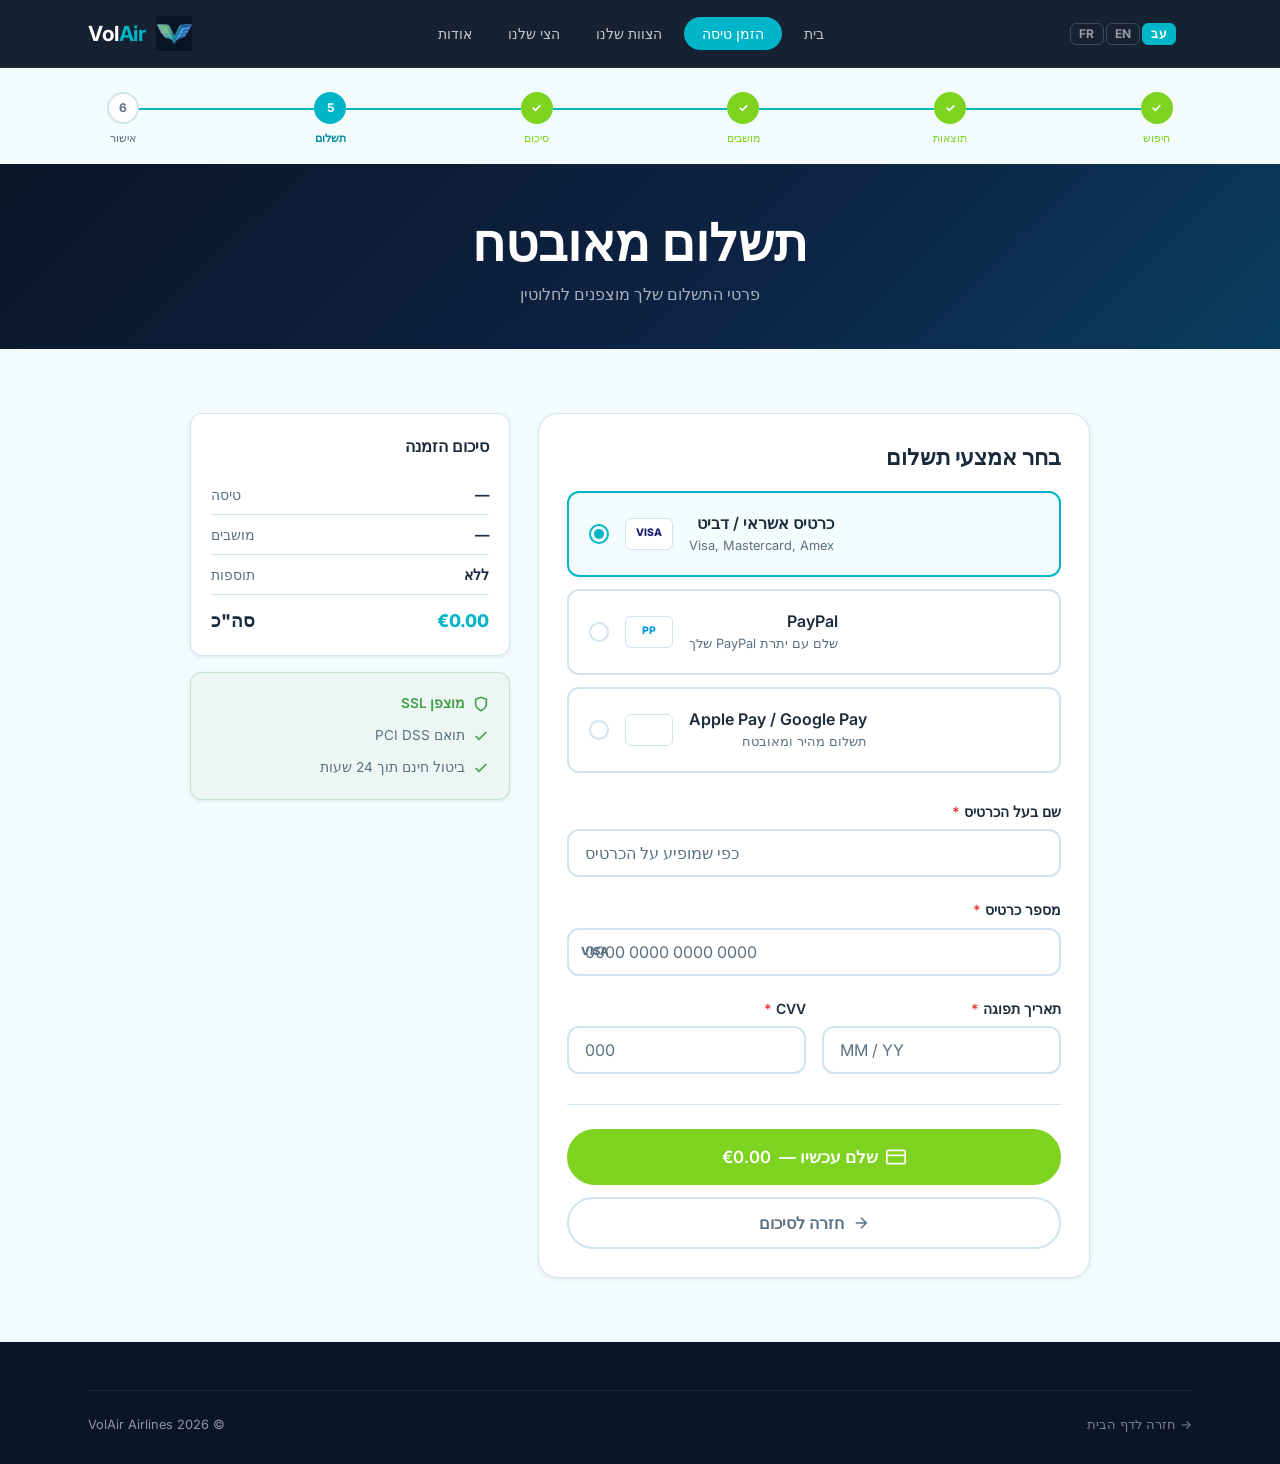
<file: payment.html>
<!DOCTYPE html>
<html lang="he" dir="rtl">
<head>
  <meta charset="UTF-8" />
  <meta name="viewport" content="width=device-width, initial-scale=1.0" />
  <title>תשלום — VolAir Airlines</title>
  <link rel="preconnect" href="https://fonts.googleapis.com" />
  <link href="https://fonts.googleapis.com/css2?family=Inter:wght@400;500;600;700;800&display=swap" rel="stylesheet" />
  <link rel="stylesheet" href="css/style.css" />
</head>
<body class="payment-page">
  <a href="#main-content" class="skip-link" data-i18n="skip.link">דלג לתוכן הראשי</a>
  <nav class="navbar" role="navigation" aria-label="ניווט ראשי">
    <div class="nav-inner">
      <a href="index.html" class="nav-logo">
        <img src="images/logo.jpg" alt="" width="36" height="36" />
        <span>Vol<span>Air</span></span>
      </a>
      <button class="nav-toggle" aria-label="פתח/סגור תפריט" aria-expanded="false">
        <span></span><span></span><span></span>
      </button>
      <ul class="nav-links" role="list">
        <li><a href="index.html" data-i18n="nav.home">בית</a></li>
        <li><a href="flights.html" class="btn-nav" data-i18n="nav.book">הזמן טיסה</a></li>
        <li><a href="crew.html" data-i18n="nav.crew">הצוות שלנו</a></li>
        <li><a href="fleet.html" data-i18n="nav.fleet">הצי שלנו</a></li>
        <li><a href="about.html" data-i18n="nav.about">אודות</a></li>
      </ul>
      <div class="lang-switcher" role="group" aria-label="שינוי שפה">
        <button class="lang-btn active" data-lang="he" onclick="window.i18n?.applyLang('he')">עב</button>
        <button class="lang-btn" data-lang="en" onclick="window.i18n?.applyLang('en')">EN</button>
        <button class="lang-btn" data-lang="fr" onclick="window.i18n?.applyLang('fr')">FR</button>
      </div>
    </div>
  </nav>

  <div class="progress-steps" role="list" aria-label="שלבי הזמנה">
    <div class="step done"   role="listitem"><div class="step-dot">✓</div><div class="step-label" data-i18n="step.search">חיפוש</div></div>
    <div class="step done"   role="listitem"><div class="step-dot">✓</div><div class="step-label" data-i18n="step.results">תוצאות</div></div>
    <div class="step done"   role="listitem"><div class="step-dot">✓</div><div class="step-label" data-i18n="step.seats">מושבים</div></div>
    <div class="step done"   role="listitem"><div class="step-dot">✓</div><div class="step-label" data-i18n="step.summary">סיכום</div></div>
    <div class="step active" role="listitem"><div class="step-dot">5</div><div class="step-label" data-i18n="step.payment">תשלום</div></div>
    <div class="step"        role="listitem"><div class="step-dot">6</div><div class="step-label" data-i18n="step.confirm">אישור</div></div>
  </div>

  <div class="page-hero">
    <div class="container">
      <h1 data-i18n="payment.h1">תשלום מאובטח</h1>
      <p data-i18n="payment.hero.sub">פרטי התשלום שלך מוצפנים לחלוטין</p>
    </div>
  </div>

  <main id="main-content">
    <div class="container section">
      <div class="payment-grid">

        <!-- טופס תשלום -->
        <div class="card">
          <h3 style="margin-bottom:20px;" data-i18n="payment.methods.h3">בחר אמצעי תשלום</h3>

          <div class="payment-methods" role="radiogroup" aria-label="אמצעי תשלום">

            <div class="payment-option selected" data-method="card" role="radio" aria-checked="true" tabindex="0">
              <div class="payment-radio"></div>
              <div class="payment-icon visa" aria-hidden="true">VISA</div>
              <div>
                <div class="payment-name" data-i18n="payment.card.h3">כרטיס אשראי / דביט</div>
                <div class="payment-sub">Visa, Mastercard, Amex</div>
              </div>
            </div>

            <div class="payment-option" data-method="paypal" role="radio" aria-checked="false" tabindex="0">
              <div class="payment-radio"></div>
              <div class="payment-icon pp" aria-hidden="true">PP</div>
              <div>
                <div class="payment-name">PayPal</div>
                <div class="payment-sub" data-i18n="payment.paypal.sub">שלם עם יתרת PayPal שלך</div>
              </div>
            </div>

            <div class="payment-option" data-method="apple" role="radio" aria-checked="false" tabindex="0">
              <div class="payment-radio"></div>
              <div class="payment-icon apple" aria-hidden="true" style="font-size:1rem;letter-spacing:-1px;"></div>
              <div>
                <div class="payment-name">Apple Pay / Google Pay</div>
                <div class="payment-sub" data-i18n="payment.digital.sub">תשלום מהיר ומאובטח</div>
              </div>
            </div>

          </div>

          <!-- טופס פרטי כרטיס -->
          <div class="card-form visible" id="card-details" aria-label="פרטי כרטיס אשראי">
            <div class="form-group">
              <label class="form-label" for="card-name"><span data-i18n="payment.card.name">שם בעל הכרטיס</span> <span class="required">*</span></label>
              <input id="card-name" class="form-control" type="text" placeholder="כפי שמופיע על הכרטיס" autocomplete="cc-name" dir="ltr" />
              <span class="form-error" id="card-name-error"></span>
            </div>
            <div class="form-group">
              <label class="form-label" for="card-number"><span data-i18n="payment.card.number">מספר כרטיס</span> <span class="required">*</span></label>
              <div class="card-number-wrap">
                <input id="card-number" class="form-control" type="text" placeholder="0000 0000 0000 0000"
                       autocomplete="cc-number" maxlength="19" inputmode="numeric" dir="ltr" />
                <span class="card-type-icon" aria-hidden="true">VISA</span>
              </div>
              <span class="form-error" id="card-number-error"></span>
            </div>
            <div class="form-grid-2">
              <div class="form-group">
                <label class="form-label" for="card-expiry"><span data-i18n="payment.card.expiry">תאריך תפוגה</span> <span class="required">*</span></label>
                <input id="card-expiry" class="form-control" type="text" placeholder="MM / YY"
                       autocomplete="cc-exp" maxlength="7" dir="ltr" />
                <span class="form-error" id="card-expiry-error"></span>
              </div>
              <div class="form-group">
                <label class="form-label" for="card-cvv">CVV <span class="required">*</span></label>
                <input id="card-cvv" class="form-control" type="text" placeholder="000"
                       autocomplete="cc-csc" maxlength="4" inputmode="numeric" dir="ltr" />
                <span class="form-error" id="card-cvv-error"></span>
              </div>
            </div>
          </div>

          <div id="paypal-notice" style="display:none;padding:20px;background:rgba(0,156,222,0.08);border-radius:12px;border:1px solid rgba(0,156,222,0.2);text-align:center;">
            <p style="color:#007BB5;font-weight:600;">תועבר לאתר PayPal להשלמת התשלום בצורה מאובטחת.</p>
          </div>

          <div id="digital-notice" style="display:none;padding:20px;background:rgba(29,29,31,0.06);border-radius:12px;border:1px solid rgba(29,29,31,0.12);text-align:center;">
            <p style="font-weight:600;">השתמש ב-Face ID, Touch ID או טביעת אצבע כדי להשלים את התשלום.</p>
          </div>

          <hr class="divider" />

          <div style="display:flex;flex-direction:column;gap:12px;">
            <button id="pay-btn" class="btn btn-secondary btn-lg btn-full" type="button">
              <svg width="20" height="20" viewBox="0 0 24 24" fill="none" stroke="currentColor" stroke-width="2" aria-hidden="true">
                <rect x="1" y="4" width="22" height="16" rx="2"/><line x1="1" y1="10" x2="23" y2="10"/>
              </svg>
              שלם עכשיו — <span id="pay-total">€0.00</span>
            </button>
            <button id="back-btn" class="btn btn-ghost btn-full" type="button">
              <svg width="18" height="18" viewBox="0 0 24 24" fill="none" stroke="currentColor" stroke-width="2" aria-hidden="true">
                <path d="M5 12h14M12 5l7 7-7 7"/>
              </svg>
              <span data-i18n="payment.btn.back">חזרה לסיכום</span>
            </button>
          </div>
        </div>

        <!-- סיכום הזמנה -->
        <aside>
          <div class="card card-sm">
            <h4 style="margin-bottom:16px;" data-i18n="payment.summary.h3">סיכום הזמנה</h4>
            <div class="d-flex justify-between" style="padding:8px 0;border-bottom:1px solid var(--color-border);font-size:0.9rem;">
              <span class="text-muted" data-i18n="payment.summary.flight">טיסה</span>
              <span class="font-bold" id="pay-flight">—</span>
            </div>
            <div class="d-flex justify-between" style="padding:8px 0;border-bottom:1px solid var(--color-border);font-size:0.9rem;">
              <span class="text-muted" data-i18n="payment.summary.seats">מושבים</span>
              <span class="font-bold" id="pay-seats">—</span>
            </div>
            <div class="d-flex justify-between" style="padding:8px 0;border-bottom:1px solid var(--color-border);font-size:0.9rem;">
              <span class="text-muted" data-i18n="payment.summary.extras">תוספות</span>
              <span class="font-bold" id="pay-extras">ללא</span>
            </div>
            <div class="d-flex justify-between" style="padding:12px 0 0;font-weight:800;font-size:1.1rem;">
              <span data-i18n="payment.summary.total">סה"כ</span>
              <span style="color:var(--color-primary);" id="pay-total-side">€0.00</span>
            </div>
          </div>

          <div class="card card-sm mt-4" style="border:1px solid rgba(67,160,71,0.25);background:rgba(67,160,71,0.04);">
            <div style="display:flex;flex-direction:column;gap:10px;">
              <div class="d-flex align-center gap-2">
                <svg width="16" height="16" viewBox="0 0 24 24" fill="none" stroke="var(--color-success)" stroke-width="2.5" aria-hidden="true">
                  <path d="M12 22s8-4 8-10V5l-8-3-8 3v7c0 6 8 10 8 10z"/>
                </svg>
                <span style="font-size:0.85rem;font-weight:600;color:var(--color-success);" data-i18n="payment.ssl">מוצפן SSL</span>
              </div>
              <div class="d-flex align-center gap-2">
                <svg width="16" height="16" viewBox="0 0 24 24" fill="none" stroke="var(--color-success)" stroke-width="2.5" aria-hidden="true">
                  <polyline points="20 6 9 17 4 12"/>
                </svg>
                <span style="font-size:0.85rem;color:var(--color-muted);" data-i18n="payment.pci">תואם PCI DSS</span>
              </div>
              <div class="d-flex align-center gap-2">
                <svg width="16" height="16" viewBox="0 0 24 24" fill="none" stroke="var(--color-success)" stroke-width="2.5" aria-hidden="true">
                  <polyline points="20 6 9 17 4 12"/>
                </svg>
                <span style="font-size:0.85rem;color:var(--color-muted);" data-i18n="payment.cancel24">ביטול חינם תוך 24 שעות</span>
              </div>
            </div>
          </div>
        </aside>

      </div>
    </div>
  </main>

  <footer class="footer" role="contentinfo">
    <div class="container">
      <div class="footer-bottom">
        <span data-i18n="footer.copyright">&copy; 2026 VolAir Airlines</span>
        <a href="index.html" style="color:rgba(255,255,255,0.45);" data-i18n="footer.backHome">→ חזרה לדף הבית</a>
      </div>
    </div>
  </footer>

  <script>
    document.addEventListener('DOMContentLoaded', () => {
      try {
        const s = JSON.parse(sessionStorage.getItem('volair_state') || '{}');
        const setEl = (id, val) => { const el = document.getElementById(id); if(el) el.textContent = val; };
        const hebrewExtras = { luggage: 'מזוודה', priority: 'עלייה מועדפת', drinks: 'משקאות' };
        setEl('pay-flight', s.selectedFlight || '—');
        setEl('pay-seats',  (s.selectedSeats||[]).join(', ') || '—');
        const activeExtras = Object.entries(s.extras||{}).filter(([,v])=>v).map(([k])=>hebrewExtras[k]||k);
        setEl('pay-extras', activeExtras.join(', ') || 'ללא');
        const tot = '€' + (s.totalPrice||0).toFixed(2);
        setEl('pay-total', tot);
        setEl('pay-total-side', tot);
        const payBtn = document.getElementById('pay-btn');
        if (payBtn) payBtn.innerHTML = payBtn.innerHTML.replace('€0.00', tot);
      } catch(e) {}

      const cardInput = document.getElementById('card-number');
      if (cardInput) {
        cardInput.addEventListener('input', e => {
          let v = e.target.value.replace(/\D/g, '').slice(0,16);
          e.target.value = v.replace(/(.{4})/g,'$1 ').trim();
        });
      }

      document.querySelectorAll('.payment-option').forEach(opt => {
        opt.addEventListener('click', () => {
          const method = opt.dataset.method;
          const cardDetails = document.getElementById('card-details');
          const ppNotice    = document.getElementById('paypal-notice');
          const digNotice   = document.getElementById('digital-notice');
          if (cardDetails) cardDetails.style.display = method === 'card'   ? '' : 'none';
          if (ppNotice)    ppNotice.style.display    = method === 'paypal' ? '' : 'none';
          if (digNotice)   digNotice.style.display   = method === 'apple'  ? '' : 'none';
        });
      });
    });
  </script>
  <script src="js/i18n.js"></script>
  <script src="js/app.js"></script>
</body>
</html>
</file>
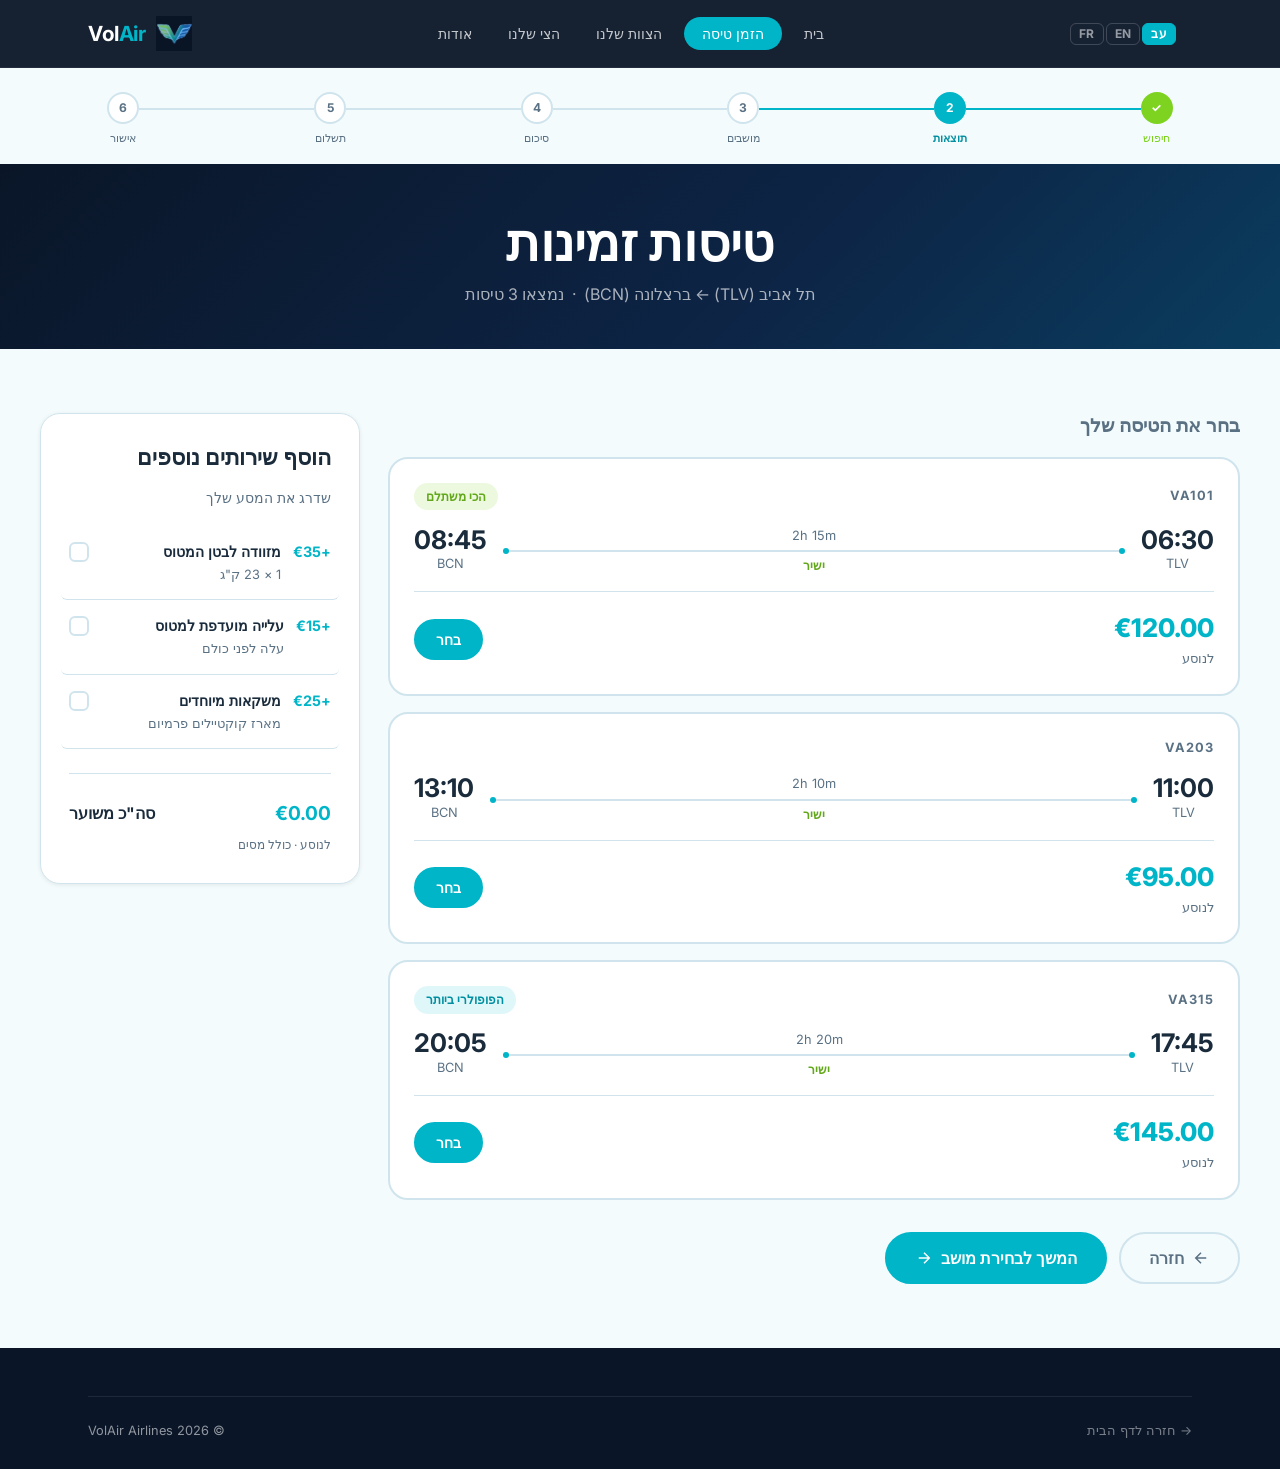
<file: results.html>
<!DOCTYPE html>
<html lang="he" dir="rtl">
<head>
  <meta charset="UTF-8" />
  <meta name="viewport" content="width=device-width, initial-scale=1.0" />
  <title>טיסות זמינות — VolAir Airlines</title>
  <link rel="preconnect" href="https://fonts.googleapis.com" />
  <link href="https://fonts.googleapis.com/css2?family=Inter:wght@400;500;600;700;800&display=swap" rel="stylesheet" />
  <link rel="stylesheet" href="css/style.css" />
</head>
<body class="results-page">
  <a href="#main-content" class="skip-link" data-i18n="skip.link">דלג לתוכן הראשי</a>
  <nav class="navbar" role="navigation" aria-label="ניווט ראשי">
    <div class="nav-inner">
      <a href="index.html" class="nav-logo">
        <img src="images/logo.jpg" alt="" width="36" height="36" />
        <span>Vol<span>Air</span></span>
      </a>
      <button class="nav-toggle" aria-label="פתח/סגור תפריט" aria-expanded="false">
        <span></span><span></span><span></span>
      </button>
      <ul class="nav-links" role="list">
        <li><a href="index.html" data-i18n="nav.home">בית</a></li>
        <li><a href="flights.html" class="btn-nav" data-i18n="nav.book">הזמן טיסה</a></li>
        <li><a href="crew.html" data-i18n="nav.crew">הצוות שלנו</a></li>
        <li><a href="fleet.html" data-i18n="nav.fleet">הצי שלנו</a></li>
        <li><a href="about.html" data-i18n="nav.about">אודות</a></li>
      </ul>
      <div class="lang-switcher" role="group" aria-label="שינוי שפה">
        <button class="lang-btn active" data-lang="he" onclick="window.i18n?.applyLang('he')">עב</button>
        <button class="lang-btn" data-lang="en" onclick="window.i18n?.applyLang('en')">EN</button>
        <button class="lang-btn" data-lang="fr" onclick="window.i18n?.applyLang('fr')">FR</button>
      </div>
    </div>
  </nav>

  <div class="progress-steps" role="list" aria-label="שלבי הזמנה">
    <div class="step done"   role="listitem"><div class="step-dot">✓</div><div class="step-label" data-i18n="step.search">חיפוש</div></div>
    <div class="step active" role="listitem"><div class="step-dot">2</div><div class="step-label" data-i18n="step.results">תוצאות</div></div>
    <div class="step"        role="listitem"><div class="step-dot">3</div><div class="step-label" data-i18n="step.seats">מושבים</div></div>
    <div class="step"        role="listitem"><div class="step-dot">4</div><div class="step-label" data-i18n="step.summary">סיכום</div></div>
    <div class="step"        role="listitem"><div class="step-dot">5</div><div class="step-label" data-i18n="step.payment">תשלום</div></div>
    <div class="step"        role="listitem"><div class="step-dot">6</div><div class="step-label" data-i18n="step.confirm">אישור</div></div>
  </div>

  <div class="page-hero">
    <div class="container">
      <h1 data-i18n="results.h1">טיסות זמינות</h1>
      <p>תל אביב (TLV) ← ברצלונה (BCN) &nbsp;·&nbsp; נמצאו 3 טיסות</p>
    </div>
  </div>

  <main id="main-content">
    <div class="container section">
      <div class="results-layout">

        <!-- רשימת טיסות -->
        <div>
          <h2 style="margin-bottom:20px;font-size:1.2rem;color:var(--color-muted);font-weight:600;" data-i18n="results.select.h2">בחר את הטיסה שלך</h2>
          <div class="flight-list" aria-label="טיסות זמינות" role="list">
            <!-- טיסות נוצרות על ידי JS -->
          </div>

          <div class="btn-group mt-8">
            <button id="back-btn" class="btn btn-ghost">
              <svg width="18" height="18" viewBox="0 0 24 24" fill="none" stroke="currentColor" stroke-width="2" aria-hidden="true">
                <path d="M5 12h14M12 5l7 7-7 7"/>
              </svg>
              <span data-i18n="results.btn.back">חזרה</span>
            </button>
            <button id="next-btn" class="btn btn-primary">
              <span data-i18n="results.btn.next">המשך לבחירת מושב</span>
              <svg width="18" height="18" viewBox="0 0 24 24" fill="none" stroke="currentColor" stroke-width="2" aria-hidden="true">
                <path d="M19 12H5M12 5l-7 7 7 7"/>
              </svg>
            </button>
          </div>
        </div>

        <!-- תוספות -->
        <aside aria-label="שירותים נוספים">
          <div class="card extras-card">
            <h3 data-i18n="results.extras.title">הוסף שירותים נוספים</h3>
            <p class="text-muted" style="font-size:0.85rem;margin-bottom:16px;" data-i18n="results.extras.sub">שדרג את המסע שלך</p>

            <!-- Per-passenger tabs (shown only when >1 passenger) -->
            <div id="pax-tabs" class="pax-tabs" style="display:none;" role="tablist" aria-label="בחר נוסע"></div>
            <button id="apply-all-btn" class="btn-apply-all" style="display:none;" data-i18n="results.applyAll">החל על כולם</button>

            <div class="extra-item" data-extra="luggage" role="checkbox" aria-checked="false" tabindex="0">
              <div class="extra-checkbox" aria-hidden="true"></div>
              <div class="extra-info">
                <div class="extra-name" data-i18n="results.extras.luggage.name">מזוודה לבטן המטוס</div>
                <div class="extra-desc" data-i18n="results.extras.luggage.desc">1 × 23 ק"ג</div>
              </div>
              <div class="extra-price">+€35</div>
            </div>

            <div class="extra-item" data-extra="priority" role="checkbox" aria-checked="false" tabindex="0">
              <div class="extra-checkbox" aria-hidden="true"></div>
              <div class="extra-info">
                <div class="extra-name" data-i18n="results.extras.priority.name">עלייה מועדפת למטוס</div>
                <div class="extra-desc" data-i18n="results.extras.priority.desc">עלה לפני כולם</div>
              </div>
              <div class="extra-price">+€15</div>
            </div>

            <div class="extra-item" data-extra="drinks" role="checkbox" aria-checked="false" tabindex="0">
              <div class="extra-checkbox" aria-hidden="true"></div>
              <div class="extra-info">
                <div class="extra-name" data-i18n="results.extras.drinks.name">משקאות מיוחדים</div>
                <div class="extra-desc" data-i18n="results.extras.drinks.desc">מארז קוקטיילים פרמיום</div>
              </div>
              <div class="extra-price">+€25</div>
            </div>

            <hr class="divider" />
            <div class="d-flex justify-between align-center">
              <span class="font-bold" data-i18n="results.total">סה"כ משוער</span>
              <span class="font-bold" id="extras-total" style="color:var(--color-primary);font-size:1.2rem;" aria-live="polite" aria-atomic="true">€—</span>
            </div>
            <p class="text-muted" style="font-size:0.75rem;margin-top:6px;" id="extras-per-label" data-i18n="results.perPax">לנוסע · כולל מסים</p>
          </div>
        </aside>

      </div>
    </div>
  </main>

  <footer class="footer" role="contentinfo">
    <div class="container">
      <div class="footer-bottom">
        <span data-i18n="footer.copyright">&copy; 2026 VolAir Airlines</span>
        <a href="index.html" style="color:rgba(255,255,255,0.45);" data-i18n="footer.backHome">→ חזרה לדף הבית</a>
      </div>
    </div>
  </footer>

  <script>
    // Hebrew labels for JS-generated flight cards
    window.VOLAIR_LABELS = {
      bestValue: 'הכי משתלם',
      mostPopular: 'הפופולרי ביותר',
      direct: 'ישיר',
      perPassenger: 'לנוסע',
      select: 'בחר',
      selected: 'נבחר ✓'
    };
  </script>
  <script src="js/i18n.js"></script>
  <script src="js/app.js"></script>
</body>
</html>
</file>
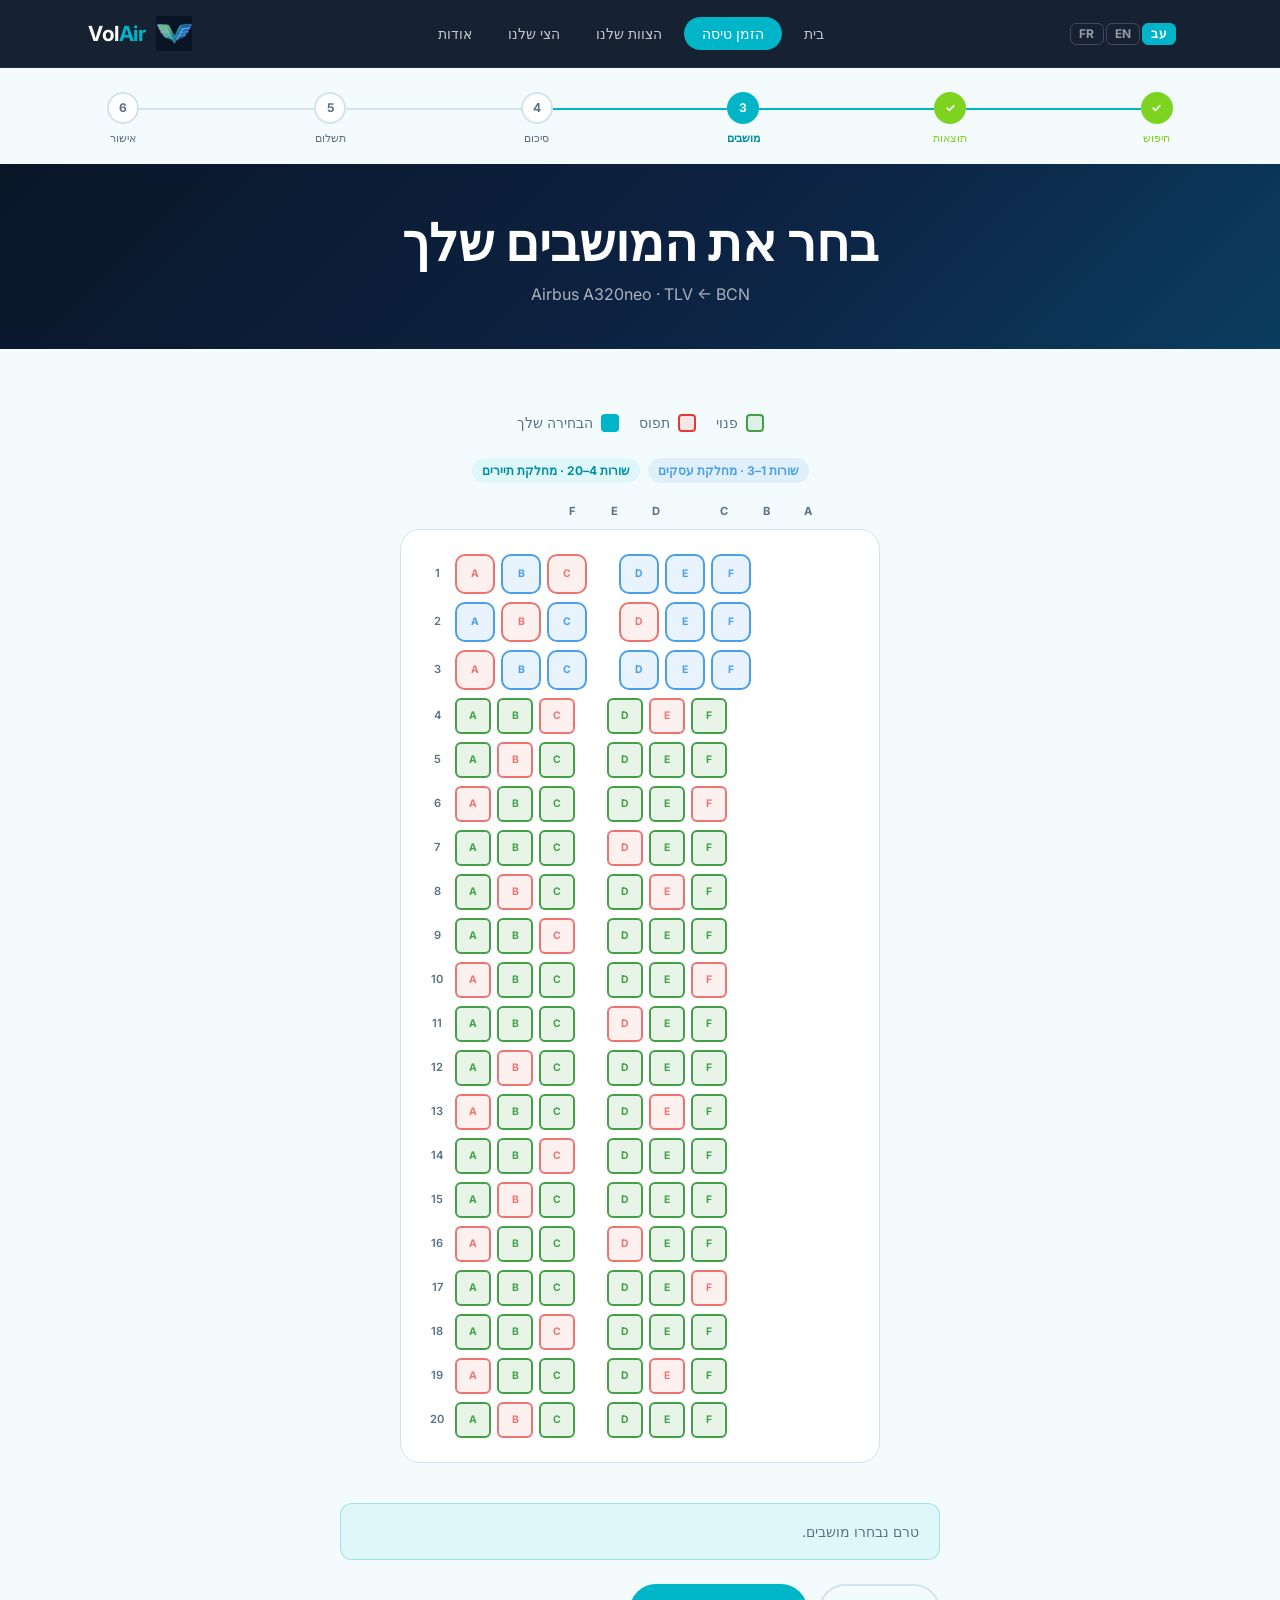
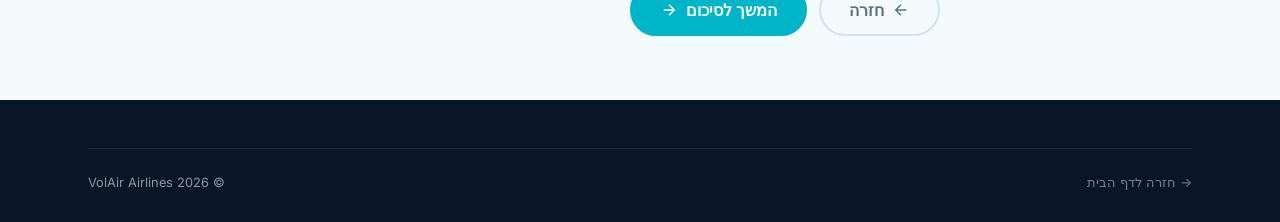
<file: seats.html>
<!DOCTYPE html>
<html lang="he" dir="rtl">
<head>
  <meta charset="UTF-8" />
  <meta name="viewport" content="width=device-width, initial-scale=1.0" />
  <title>בחירת מושבים — VolAir Airlines</title>
  <link rel="preconnect" href="https://fonts.googleapis.com" />
  <link href="https://fonts.googleapis.com/css2?family=Inter:wght@400;500;600;700;800&display=swap" rel="stylesheet" />
  <link rel="stylesheet" href="css/style.css" />
</head>
<body class="seats-page">
  <a href="#main-content" class="skip-link" data-i18n="skip.link">דלג לתוכן הראשי</a>
  <nav class="navbar" role="navigation" aria-label="ניווט ראשי">
    <div class="nav-inner">
      <a href="index.html" class="nav-logo">
        <img src="images/logo.jpg" alt="" width="36" height="36" />
        <span>Vol<span>Air</span></span>
      </a>
      <button class="nav-toggle" aria-label="פתח/סגור תפריט" aria-expanded="false">
        <span></span><span></span><span></span>
      </button>
      <ul class="nav-links" role="list">
        <li><a href="index.html" data-i18n="nav.home">בית</a></li>
        <li><a href="flights.html" class="btn-nav" data-i18n="nav.book">הזמן טיסה</a></li>
        <li><a href="crew.html" data-i18n="nav.crew">הצוות שלנו</a></li>
        <li><a href="fleet.html" data-i18n="nav.fleet">הצי שלנו</a></li>
        <li><a href="about.html" data-i18n="nav.about">אודות</a></li>
      </ul>
      <div class="lang-switcher" role="group" aria-label="שינוי שפה">
        <button class="lang-btn active" data-lang="he" onclick="window.i18n?.applyLang('he')">עב</button>
        <button class="lang-btn" data-lang="en" onclick="window.i18n?.applyLang('en')">EN</button>
        <button class="lang-btn" data-lang="fr" onclick="window.i18n?.applyLang('fr')">FR</button>
      </div>
    </div>
  </nav>

  <div class="progress-steps" role="list" aria-label="שלבי הזמנה">
    <div class="step done"   role="listitem"><div class="step-dot">✓</div><div class="step-label" data-i18n="step.search">חיפוש</div></div>
    <div class="step done"   role="listitem"><div class="step-dot">✓</div><div class="step-label" data-i18n="step.results">תוצאות</div></div>
    <div class="step active" role="listitem"><div class="step-dot">3</div><div class="step-label" data-i18n="step.seats">מושבים</div></div>
    <div class="step"        role="listitem"><div class="step-dot">4</div><div class="step-label" data-i18n="step.summary">סיכום</div></div>
    <div class="step"        role="listitem"><div class="step-dot">5</div><div class="step-label" data-i18n="step.payment">תשלום</div></div>
    <div class="step"        role="listitem"><div class="step-dot">6</div><div class="step-label" data-i18n="step.confirm">אישור</div></div>
  </div>

  <div class="page-hero">
    <div class="container">
      <h1 data-i18n="seats.h1">בחר את המושבים שלך</h1>
      <p data-i18n="seats.hero.sub">Airbus A320neo · TLV ← BCN</p>
    </div>
  </div>

  <main id="main-content">
    <div class="container section">
      <div style="max-width:600px;margin:0 auto;">

        <!-- מקרא -->
        <div class="seat-legend" role="list" aria-label="מקרא סטטוס מושבים">
          <div class="seat-legend-item" role="listitem">
            <div class="legend-dot available" aria-hidden="true"></div>
            <span data-i18n="seats.legend.available">פנוי</span>
          </div>
          <div class="seat-legend-item" role="listitem">
            <div class="legend-dot taken" aria-hidden="true"></div>
            <span data-i18n="seats.legend.taken">תפוס</span>
          </div>
          <div class="seat-legend-item" role="listitem">
            <div class="legend-dot selected" aria-hidden="true"></div>
            <span data-i18n="seats.legend.selected">הבחירה שלך</span>
          </div>
        </div>

        <!-- תוויות מחלקה -->
        <div style="display:flex;gap:8px;justify-content:center;margin-bottom:20px;flex-wrap:wrap;">
          <span class="badge" style="background:rgba(74,159,232,0.12);color:var(--color-accent);" data-i18n="seats.business">שורות 1–3 · מחלקת עסקים</span>
          <span class="badge badge-primary" data-i18n="seats.economy">שורות 4–20 · מחלקת תיירים</span>
        </div>

        <!-- כותרות עמודות -->
        <div style="display:flex;gap:6px;padding:0 24px;max-width:480px;margin:0 auto 8px;align-items:center;">
          <div style="width:24px;"></div>
          <div style="width:36px;text-align:center;font-size:0.7rem;font-weight:700;color:var(--color-muted);">A</div>
          <div style="width:36px;text-align:center;font-size:0.7rem;font-weight:700;color:var(--color-muted);">B</div>
          <div style="width:36px;text-align:center;font-size:0.7rem;font-weight:700;color:var(--color-muted);">C</div>
          <div style="width:20px;"></div>
          <div style="width:36px;text-align:center;font-size:0.7rem;font-weight:700;color:var(--color-muted);">D</div>
          <div style="width:36px;text-align:center;font-size:0.7rem;font-weight:700;color:var(--color-muted);">E</div>
          <div style="width:36px;text-align:center;font-size:0.7rem;font-weight:700;color:var(--color-muted);">F</div>
        </div>

        <!-- מפת מושבים -->
        <div class="seat-map-container">
          <div class="seat-map" role="group" aria-label="מפת מושבי המטוס">
            <!-- מושבים נוצרים על ידי JS -->
          </div>
        </div>

        <!-- מושבים שנבחרו -->
        <div class="selected-seats-info" aria-live="polite">
          <span class="text-muted">טרם נבחרו מושבים.</span>
        </div>

        <!-- ניווט -->
        <div class="btn-group mt-6">
          <button id="back-btn" class="btn btn-ghost">
            <svg width="18" height="18" viewBox="0 0 24 24" fill="none" stroke="currentColor" stroke-width="2" aria-hidden="true">
              <path d="M5 12h14M12 5l7 7-7 7"/>
            </svg>
            <span data-i18n="seats.btn.back">חזרה</span>
          </button>
          <button id="next-btn" class="btn btn-primary">
            <span data-i18n="seats.btn.next">המשך לסיכום</span>
            <svg width="18" height="18" viewBox="0 0 24 24" fill="none" stroke="currentColor" stroke-width="2" aria-hidden="true">
              <path d="M19 12H5M12 5l-7 7 7 7"/>
            </svg>
          </button>
        </div>

      </div>
    </div>
  </main>

  <footer class="footer" role="contentinfo">
    <div class="container">
      <div class="footer-bottom">
        <span data-i18n="footer.copyright">&copy; 2026 VolAir Airlines</span>
        <a href="index.html" style="color:rgba(255,255,255,0.45);" data-i18n="footer.backHome">→ חזרה לדף הבית</a>
      </div>
    </div>
  </footer>

  <script>
    window.VOLAIR_LABELS = {
      noSeats: 'טרם נבחרו מושבים.',
      seatsSelected: 'נבחרו',
      of: 'מתוך',
      passengers: 'נוסעים'
    };
  </script>
  <script src="js/i18n.js"></script>
  <script src="js/app.js"></script>
</body>
</html>
</file>
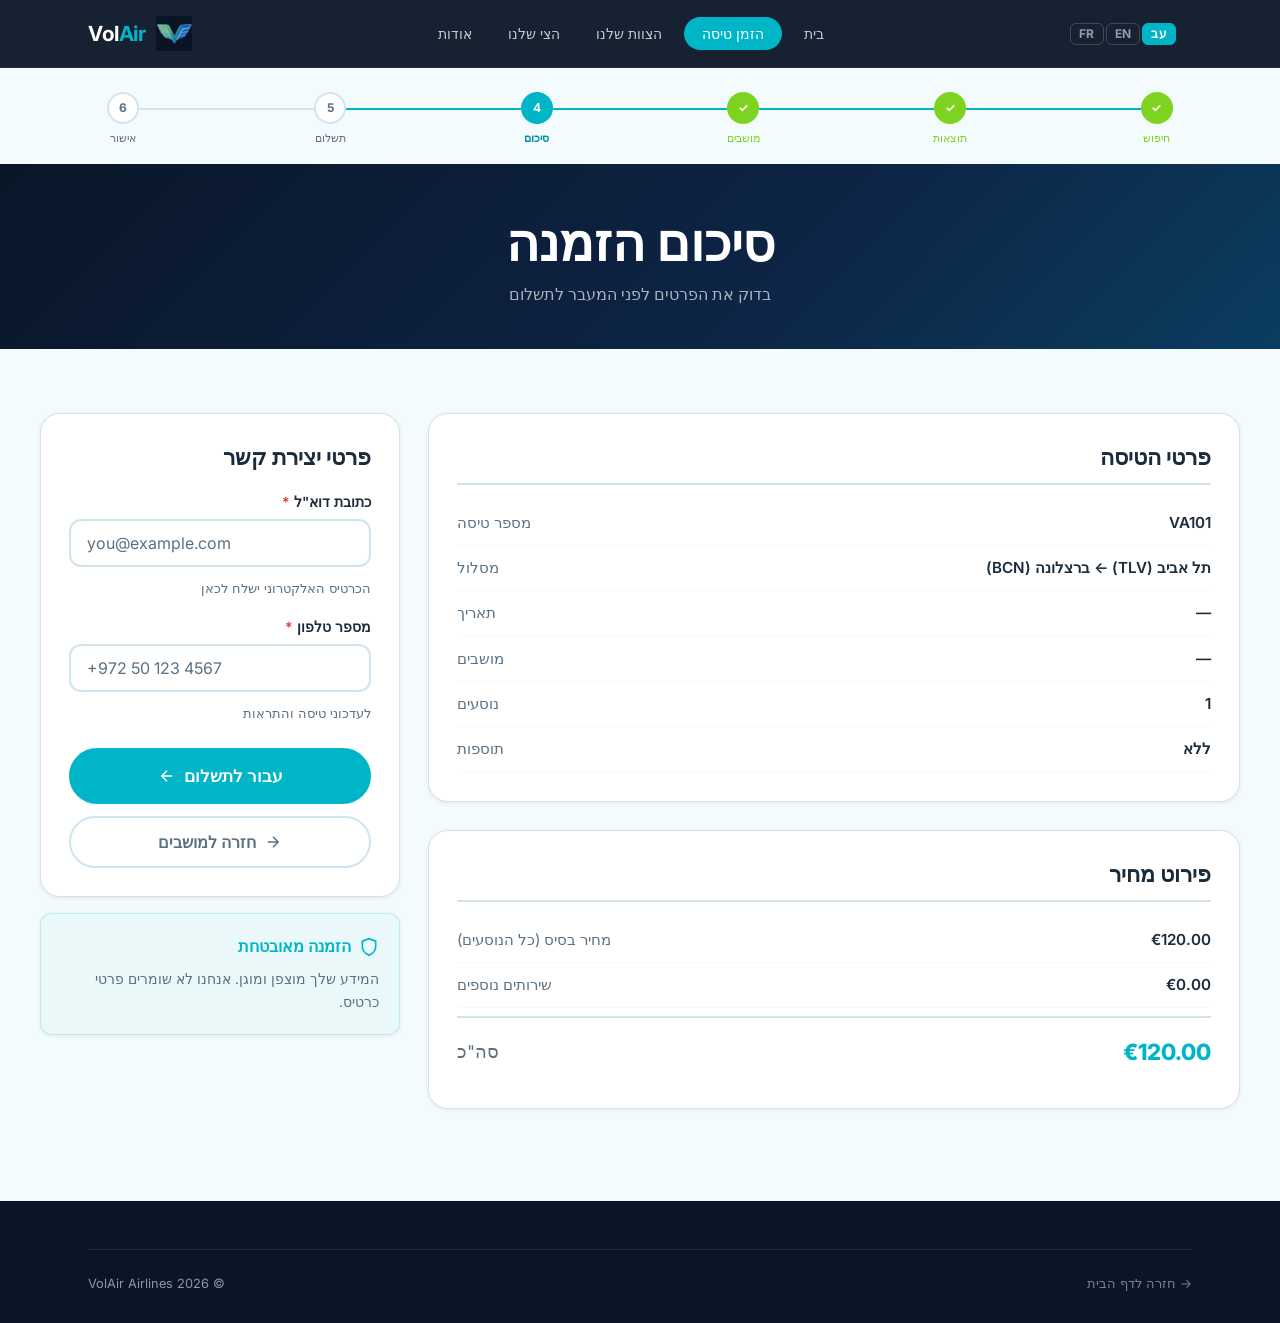
<file: summary.html>
<!DOCTYPE html>
<html lang="he" dir="rtl">
<head>
  <meta charset="UTF-8" />
  <meta name="viewport" content="width=device-width, initial-scale=1.0" />
  <title>סיכום הזמנה — VolAir Airlines</title>
  <link rel="preconnect" href="https://fonts.googleapis.com" />
  <link href="https://fonts.googleapis.com/css2?family=Inter:wght@400;500;600;700;800&display=swap" rel="stylesheet" />
  <link rel="stylesheet" href="css/style.css" />
</head>
<body class="summary-page">
  <a href="#main-content" class="skip-link" data-i18n="skip.link">דלג לתוכן הראשי</a>
  <nav class="navbar" role="navigation" aria-label="ניווט ראשי">
    <div class="nav-inner">
      <a href="index.html" class="nav-logo">
        <img src="images/logo.jpg" alt="" width="36" height="36" />
        <span>Vol<span>Air</span></span>
      </a>
      <button class="nav-toggle" aria-label="פתח/סגור תפריט" aria-expanded="false">
        <span></span><span></span><span></span>
      </button>
      <ul class="nav-links" role="list">
        <li><a href="index.html" data-i18n="nav.home">בית</a></li>
        <li><a href="flights.html" class="btn-nav" data-i18n="nav.book">הזמן טיסה</a></li>
        <li><a href="crew.html" data-i18n="nav.crew">הצוות שלנו</a></li>
        <li><a href="fleet.html" data-i18n="nav.fleet">הצי שלנו</a></li>
        <li><a href="about.html" data-i18n="nav.about">אודות</a></li>
      </ul>
      <div class="lang-switcher" role="group" aria-label="שינוי שפה">
        <button class="lang-btn active" data-lang="he" onclick="window.i18n?.applyLang('he')">עב</button>
        <button class="lang-btn" data-lang="en" onclick="window.i18n?.applyLang('en')">EN</button>
        <button class="lang-btn" data-lang="fr" onclick="window.i18n?.applyLang('fr')">FR</button>
      </div>
    </div>
  </nav>

  <div class="progress-steps" role="list" aria-label="שלבי הזמנה">
    <div class="step done"   role="listitem"><div class="step-dot">✓</div><div class="step-label" data-i18n="step.search">חיפוש</div></div>
    <div class="step done"   role="listitem"><div class="step-dot">✓</div><div class="step-label" data-i18n="step.results">תוצאות</div></div>
    <div class="step done"   role="listitem"><div class="step-dot">✓</div><div class="step-label" data-i18n="step.seats">מושבים</div></div>
    <div class="step active" role="listitem"><div class="step-dot">4</div><div class="step-label" data-i18n="step.summary">סיכום</div></div>
    <div class="step"        role="listitem"><div class="step-dot">5</div><div class="step-label" data-i18n="step.payment">תשלום</div></div>
    <div class="step"        role="listitem"><div class="step-dot">6</div><div class="step-label" data-i18n="step.confirm">אישור</div></div>
  </div>

  <div class="page-hero">
    <div class="container">
      <h1 data-i18n="summary.h1">סיכום הזמנה</h1>
      <p data-i18n="summary.hero.sub">בדוק את הפרטים לפני המעבר לתשלום</p>
    </div>
  </div>

  <main id="main-content">
    <div class="container section">
      <div class="summary-layout">

        <!-- שמאל: פרטי הזמנה -->
        <div>
          <div class="card summary-section">
            <h3 data-i18n="summary.flight.h3">פרטי הטיסה</h3>
            <div class="summary-row">
              <span class="label" data-i18n="summary.row.flight">מספר טיסה</span>
              <span class="value" id="sum-flight">—</span>
            </div>
            <div class="summary-row">
              <span class="label" data-i18n="summary.row.route">מסלול</span>
              <span class="value" data-i18n="summary.row.route.val">תל אביב (TLV) ← ברצלונה (BCN)</span>
            </div>
            <div class="summary-row">
              <span class="label" data-i18n="summary.row.date">תאריך</span>
              <span class="value" id="sum-date">—</span>
            </div>
            <div class="summary-row">
              <span class="label" data-i18n="summary.row.seats">מושבים</span>
              <span class="value" id="sum-seats">—</span>
            </div>
            <div class="summary-row">
              <span class="label" data-i18n="summary.row.passengers">נוסעים</span>
              <span class="value" id="sum-passengers">—</span>
            </div>
            <div class="summary-row">
              <span class="label" data-i18n="summary.row.extras">תוספות</span>
              <span class="value" id="sum-extras">ללא</span>
            </div>
          </div>

          <div class="card summary-section mt-4">
            <h3 data-i18n="summary.price.h3">פירוט מחיר</h3>
            <div class="summary-row">
              <span class="label" data-i18n="summary.base">מחיר בסיס (כל הנוסעים)</span>
              <span class="value" id="sum-base">—</span>
            </div>
            <div class="summary-row">
              <span class="label" data-i18n="summary.extrasCost">שירותים נוספים</span>
              <span class="value" id="sum-extras-cost">€0.00</span>
            </div>
            <div class="summary-row total">
              <span class="label" data-i18n="summary.total">סה"כ</span>
              <span class="value" id="sum-total">—</span>
            </div>
          </div>
        </div>

        <!-- ימין: פרטי קשר -->
        <div>
          <div class="card">
            <h3 style="margin-bottom:20px;" data-i18n="summary.contact.h3">פרטי יצירת קשר</h3>
            <form id="contact-form" novalidate>
              <div class="form-group" style="margin-bottom:16px;">
                <label class="form-label" for="contact-email"><span data-i18n="summary.email.label">כתובת דוא"ל</span> <span class="required">*</span></label>
                <input
                  id="contact-email"
                  class="form-control"
                  type="email"
                  placeholder="you@example.com"
                  autocomplete="email"
                  aria-required="true"
                  aria-describedby="email-error"
                  dir="ltr"
                />
                <span class="form-error" id="email-error" role="alert" aria-live="polite"></span>
                <span class="form-helper" data-i18n="summary.email.helper">הכרטיס האלקטרוני ישלח לכאן</span>
              </div>

              <div class="form-group" style="margin-bottom:24px;">
                <label class="form-label" for="contact-phone"><span data-i18n="summary.phone.label">מספר טלפון</span> <span class="required">*</span></label>
                <input
                  id="contact-phone"
                  class="form-control"
                  type="tel"
                  placeholder="+972 50 123 4567"
                  autocomplete="tel"
                  aria-required="true"
                  aria-describedby="phone-error"
                  dir="ltr"
                />
                <span class="form-error" id="phone-error" role="alert" aria-live="polite"></span>
                <span class="form-helper" data-i18n="summary.phone.helper">לעדכוני טיסה והתראות</span>
              </div>

              <div style="display:flex;flex-direction:column;gap:12px;">
                <button type="submit" class="btn btn-primary btn-full btn-lg">
                  <span data-i18n="summary.btn.submit">עבור לתשלום</span>
                  <svg width="18" height="18" viewBox="0 0 24 24" fill="none" stroke="currentColor" stroke-width="2" aria-hidden="true">
                    <path d="M19 12H5M12 5l-7 7 7 7"/>
                  </svg>
                </button>
                <button type="button" id="back-btn" class="btn btn-ghost btn-full">
                  <svg width="18" height="18" viewBox="0 0 24 24" fill="none" stroke="currentColor" stroke-width="2" aria-hidden="true">
                    <path d="M5 12h14M12 5l7 7-7 7"/>
                  </svg>
                  <span data-i18n="summary.btn.back">חזרה למושבים</span>
                </button>
              </div>
            </form>
          </div>

          <div class="card card-sm mt-4" style="border-color:rgba(0,181,200,0.2);background:rgba(0,181,200,0.04);">
            <div class="d-flex align-center gap-2" style="margin-bottom:8px;">
              <svg width="20" height="20" viewBox="0 0 24 24" fill="none" stroke="var(--color-primary)" stroke-width="2" aria-hidden="true">
                <path d="M12 22s8-4 8-10V5l-8-3-8 3v7c0 6 8 10 8 10z"/>
              </svg>
              <strong style="color:var(--color-primary);" data-i18n="summary.secure.title">הזמנה מאובטחת</strong>
            </div>
            <p style="font-size:0.85rem;color:var(--color-muted);" data-i18n="summary.secure.text">המידע שלך מוצפן ומוגן. אנחנו לא שומרים פרטי כרטיס.</p>
          </div>
        </div>

      </div>
    </div>
  </main>

  <footer class="footer" role="contentinfo">
    <div class="container">
      <div class="footer-bottom">
        <span data-i18n="footer.copyright">&copy; 2026 VolAir Airlines</span>
        <a href="index.html" style="color:rgba(255,255,255,0.45);" data-i18n="footer.backHome">→ חזרה לדף הבית</a>
      </div>
    </div>
  </footer>

  <script>
    document.addEventListener('DOMContentLoaded', () => {
      try {
        const s = JSON.parse(sessionStorage.getItem('volair_state') || '{}');
        const dateEl = document.getElementById('sum-date');
        if (dateEl && s.departure) {
          dateEl.textContent = new Date(s.departure).toLocaleDateString('he-IL', {day:'numeric',month:'long',year:'numeric'});
        }
        // Hebrew "None" fallback
        const extrasEl = document.getElementById('sum-extras');
        if (extrasEl && s.extras) {
          const hebrewExtras = { luggage: 'מזוודה', priority: 'עלייה מועדפת', drinks: 'משקאות' };
          const active = Object.entries(s.extras).filter(([,v])=>v).map(([k])=>hebrewExtras[k]||k);
          extrasEl.textContent = active.length ? active.join(', ') : 'ללא';
        }
      } catch(e) {}
    });
  </script>
  <script src="js/i18n.js"></script>
  <script src="js/app.js"></script>
</body>
</html>
</file>
<file: css/style.css>
/* ============================================
   VolAir Airlines — Main Stylesheet
   Design: Modern Minimalism + Sky Blue palette
   ============================================ */

/* ── CSS Custom Properties ─────────────────── */
:root {
  --color-primary:     #00B5C8;   /* turquoise */
  --color-primary-dk:  #008FA0;
  --color-primary-lt:  #E0F7FA;
  --color-secondary:   #7ED321;   /* lime green */
  --color-secondary-dk:#62A81A;
  --color-accent:      #4A9FE8;   /* sky blue */
  --color-accent-dk:   #2C7FCA;
  --color-danger:      #E53935;
  --color-success:     #43A047;
  --color-warning:     #FB8C00;

  --color-dark:        #0A1628;
  --color-body:        #1A2B3C;
  --color-muted:       #5A7184;
  --color-border:      #D0E4ED;
  --color-bg:          #F4FBFC;
  --color-surface:     #FFFFFF;
  --color-nav-bg:      rgba(10, 22, 40, 0.95);

  --radius-sm:    6px;
  --radius-md:    12px;
  --radius-lg:    20px;
  --radius-pill:  999px;

  --shadow-sm:  0 1px 4px rgba(0,0,0,0.08);
  --shadow-md:  0 4px 16px rgba(0,0,0,0.12);
  --shadow-lg:  0 8px 32px rgba(0,0,0,0.16);

  --font-sans: 'Inter', -apple-system, BlinkMacSystemFont, 'Segoe UI', sans-serif;
  --transition: 200ms ease;

  --container-max: 1200px;
  --nav-height: 68px;
}

/* ── Skip link ──────────────────────────────── */
.skip-link {
  position: absolute;
  top: -100%;
  left: 50%;
  transform: translateX(-50%);
  background: var(--color-primary);
  color: #fff;
  padding: 10px 24px;
  border-radius: 0 0 var(--radius-md) var(--radius-md);
  font-weight: 600;
  font-size: 0.95rem;
  z-index: 10000;
  transition: top 200ms ease;
  white-space: nowrap;
}
.skip-link:focus { top: 0; outline: 3px solid #fff; outline-offset: -4px; }

/* ── Reset & Base ──────────────────────────── */
*, *::before, *::after { box-sizing: border-box; margin: 0; padding: 0; }

html { font-size: 16px; scroll-behavior: smooth; }

body {
  font-family: var(--font-sans);
  color: var(--color-body);
  background: var(--color-bg);
  line-height: 1.6;
  min-height: 100dvh;
}

img { display: block; max-width: 100%; }
a  { color: inherit; text-decoration: none; }
button { font-family: inherit; cursor: pointer; touch-action: manipulation; }
input, select, textarea { font-family: inherit; }
ul { list-style: none; }

/* ── Typography ────────────────────────────── */
h1 { font-size: clamp(2rem, 5vw, 3.2rem); font-weight: 700; line-height: 1.2; }
h2 { font-size: clamp(1.5rem, 3vw, 2.2rem); font-weight: 700; line-height: 1.25; }
h3 { font-size: clamp(1.1rem, 2vw, 1.4rem); font-weight: 600; line-height: 1.3; }
h4 { font-size: 1rem; font-weight: 600; }
p  { line-height: 1.7; color: var(--color-muted); }

/* ── Layout Utilities ──────────────────────── */
.container {
  width: 100%;
  max-width: var(--container-max);
  margin: 0 auto;
  padding: 0 20px;
}
@media (min-width: 768px)  { .container { padding: 0 32px; } }
@media (min-width: 1024px) { .container { padding: 0 48px; } }

.section { padding: 64px 0; }
.section-sm { padding: 40px 0; }
@media (max-width: 600px) {
  .section    { padding: 40px 0; }
  .section-sm { padding: 24px 0; }
}

/* Responsive utility grids */
.grid-4 { display: grid; grid-template-columns: repeat(4, 1fr); }
@media (max-width: 600px) { .grid-4 { grid-template-columns: 1fr 1fr !important; } }

.payment-grid {
  display: grid;
  grid-template-columns: 1fr 320px;
  gap: 28px;
  align-items: start;
  max-width: 900px;
  margin: 0 auto;
}
@media (max-width: 768px) {
  .payment-grid { grid-template-columns: 1fr; }
  .payment-grid > *:last-child { order: -1; } /* sidebar goes first on mobile */
}

/* ── Navigation ────────────────────────────── */
.navbar {
  position: sticky;
  top: 0;
  z-index: 100;
  height: var(--nav-height);
  background: var(--color-nav-bg);
  backdrop-filter: blur(12px);
  border-bottom: 1px solid rgba(255,255,255,0.06);
  display: flex;
  align-items: center;
}

.nav-inner {
  display: flex;
  align-items: center;
  justify-content: space-between;
  width: 100%;
  max-width: var(--container-max);
  margin: 0 auto;
  padding: 0 20px;
}
@media (min-width: 768px)  { .nav-inner { padding: 0 32px; } }
@media (min-width: 1024px) { .nav-inner { padding: 0 48px; } }

.nav-logo {
  display: flex;
  align-items: center;
  gap: 10px;
  color: #fff;
  font-size: 1.3rem;
  font-weight: 700;
  letter-spacing: -0.02em;
}

.nav-logo svg { flex-shrink: 0; }
.nav-logo img { width: 36px; height: 36px; object-fit: contain; flex-shrink: 0; mix-blend-mode: screen; }

.nav-logo span span { color: var(--color-primary); }

.nav-links {
  display: flex;
  align-items: center;
  gap: 8px;
}

.nav-links a {
  color: rgba(255,255,255,0.75);
  font-size: 0.9rem;
  font-weight: 500;
  padding: 8px 14px;
  border-radius: var(--radius-sm);
  transition: color var(--transition), background var(--transition);
}
.nav-links a:hover,
.nav-links a.active {
  color: #fff;
  background: rgba(255,255,255,0.1);
}
.nav-links a.btn-nav {
  background: var(--color-primary);
  color: #fff;
  padding: 8px 18px;
  border-radius: var(--radius-pill);
}
.nav-links a.btn-nav:hover { background: var(--color-primary-dk); }

/* Hamburger */
.nav-toggle {
  display: none;
  flex-direction: column;
  justify-content: center;
  gap: 5px;
  width: 44px;
  height: 44px;
  background: none;
  border: none;
  padding: 8px;
  border-radius: var(--radius-sm);
}
.nav-toggle span {
  display: block;
  width: 22px;
  height: 2px;
  background: #fff;
  border-radius: 2px;
  transition: transform var(--transition), opacity var(--transition);
}
.nav-toggle.open span:nth-child(1) { transform: translateY(7px) rotate(45deg); }
.nav-toggle.open span:nth-child(2) { opacity: 0; }
.nav-toggle.open span:nth-child(3) { transform: translateY(-7px) rotate(-45deg); }

@media (max-width: 767px) {
  .nav-toggle { display: flex; }
  .nav-links {
    position: fixed;
    inset: var(--nav-height) 0 0 0;
    flex-direction: column;
    align-items: flex-start;
    gap: 4px;
    background: var(--color-nav-bg);
    padding: 24px 20px;
    transform: translateX(100%);
    transition: transform 280ms cubic-bezier(0.4,0,0.2,1);
    z-index: 99;
    overflow-y: auto;
  }
  .nav-links.open { transform: translateX(0); }
  .nav-links a { width: 100%; font-size: 1rem; padding: 12px 16px; }
  .nav-links a.btn-nav { text-align: center; }
}

/* ── Progress Steps ────────────────────────── */
.progress-steps {
  display: flex;
  align-items: center;
  justify-content: center;
  gap: 0;
  padding: 24px 20px 16px;
  overflow-x: auto;
}

.step {
  display: flex;
  flex-direction: column;
  align-items: center;
  gap: 6px;
  position: relative;
  flex: 1;
  min-width: 72px;
}

.step:not(:last-child)::after {
  content: '';
  position: absolute;
  top: 16px;
  left: calc(50% + 16px);
  right: calc(-50% + 16px);
  height: 2px;
  background: var(--color-border);
}
.step.done:not(:last-child)::after,
.step.active:not(:last-child)::after { background: var(--color-primary); }

.step-dot {
  width: 32px;
  height: 32px;
  border-radius: 50%;
  border: 2px solid var(--color-border);
  background: var(--color-surface);
  display: flex;
  align-items: center;
  justify-content: center;
  font-size: 0.75rem;
  font-weight: 700;
  color: var(--color-muted);
  z-index: 1;
  transition: all var(--transition);
}
.step.active .step-dot {
  border-color: var(--color-primary);
  background: var(--color-primary);
  color: #fff;
}
.step.done .step-dot {
  border-color: var(--color-secondary);
  background: var(--color-secondary);
  color: #fff;
}

.step-label {
  font-size: 0.7rem;
  font-weight: 500;
  color: var(--color-muted);
  white-space: nowrap;
}
.step.active .step-label { color: var(--color-primary-dk); font-weight: 600; }
.step.done  .step-label { color: var(--color-secondary); }
@media (max-width: 480px) {
  .progress-steps { padding: 16px 8px; }
  .step { min-width: 44px; }
  .step-label { font-size: 0.6rem; }
  .step-dot { width: 26px; height: 26px; font-size: 0.65rem; }
  .step:not(:last-child)::after { top: 13px; }
}

/* ── Buttons ───────────────────────────────── */
.btn {
  display: inline-flex;
  align-items: center;
  justify-content: center;
  gap: 8px;
  padding: 14px 28px;
  border-radius: var(--radius-pill);
  font-size: 1rem;
  font-weight: 600;
  border: 2px solid transparent;
  transition: all var(--transition);
  min-height: 48px;
  cursor: pointer;
  white-space: nowrap;
}

.btn-primary {
  background: var(--color-primary);
  color: #fff;
  border-color: var(--color-primary);
}
.btn-primary:hover { background: var(--color-primary-dk); border-color: var(--color-primary-dk); transform: translateY(-1px); box-shadow: var(--shadow-md); }

.btn-secondary {
  background: var(--color-secondary);
  color: #fff;
  border-color: var(--color-secondary);
}
.btn-secondary:hover { background: var(--color-secondary-dk); border-color: var(--color-secondary-dk); transform: translateY(-1px); }

.btn-outline {
  background: transparent;
  color: var(--color-primary);
  border-color: var(--color-primary);
}
.btn-outline:hover { background: var(--color-primary-lt); }

.btn-ghost {
  background: transparent;
  color: var(--color-muted);
  border-color: var(--color-border);
}
.btn-ghost:hover { background: var(--color-bg); color: var(--color-body); }

.btn:active:not(:disabled) { transform: translateY(1px) !important; box-shadow: none !important; opacity: 0.9; }
.btn:disabled, .btn[disabled] { opacity: 0.45; cursor: not-allowed; pointer-events: none; transform: none !important; }

.btn-lg { padding: 16px 36px; font-size: 1.05rem; }
.btn-sm { padding: 10px 20px; font-size: 0.875rem; min-height: 40px; }
.btn-full { width: 100%; }

.btn-group {
  display: flex;
  gap: 12px;
  flex-wrap: wrap;
}
@media (max-width: 480px) { .btn-group { flex-direction: column; } }

/* ── Cards ─────────────────────────────────── */
.card {
  background: var(--color-surface);
  border: 1px solid var(--color-border);
  border-radius: var(--radius-lg);
  padding: 28px;
  box-shadow: var(--shadow-sm);
}

.card-sm { padding: 20px; border-radius: var(--radius-md); }

/* ── Forms ─────────────────────────────────── */
.form-group {
  display: flex;
  flex-direction: column;
  gap: 6px;
}

.form-label {
  font-size: 0.875rem;
  font-weight: 600;
  color: var(--color-body);
}
.form-label .required { color: var(--color-danger); margin-left: 2px; }

.form-control {
  width: 100%;
  padding: 12px 16px;
  border: 2px solid var(--color-border);
  border-radius: var(--radius-md);
  font-size: 1rem;
  color: var(--color-body);
  background: var(--color-surface);
  transition: border-color var(--transition), box-shadow var(--transition);
  min-height: 48px;
  outline: none;
}
.form-control:focus {
  border-color: var(--color-primary);
  box-shadow: 0 0 0 3px rgba(0, 181, 200, 0.15);
}
.form-control::placeholder { color: var(--color-muted); }

.form-helper { font-size: 0.8rem; color: var(--color-muted); }
.form-error {
  font-size: 0.8rem;
  color: var(--color-danger);
  max-height: 0;
  overflow: hidden;
  opacity: 0;
  transition: max-height 240ms ease, opacity 200ms ease, margin-top 200ms ease;
  margin-top: 0;
}
.form-error.visible { max-height: 36px; opacity: 1; margin-top: 5px; }

.form-control.is-invalid {
  border-color: var(--color-danger) !important;
  background-color: rgba(198, 40, 40, 0.04);
}
.form-control.is-valid {
  border-color: var(--color-secondary) !important;
  background-color: rgba(126, 211, 33, 0.04);
}

@keyframes shake {
  0%, 100% { transform: translateX(0); }
  15%  { transform: translateX(-6px); }
  30%  { transform: translateX(5px); }
  45%  { transform: translateX(-4px); }
  60%  { transform: translateX(3px); }
  75%  { transform: translateX(-2px); }
}
.shake { animation: shake 420ms cubic-bezier(0.36, 0.07, 0.19, 0.97); }

.form-grid-2 { display: grid; grid-template-columns: 1fr 1fr; gap: 16px; }
.form-grid-3 { display: grid; grid-template-columns: repeat(3, 1fr); gap: 16px; }
@media (max-width: 600px) {
  .form-grid-2, .form-grid-3 { grid-template-columns: 1fr; }
}

/* Counter input */
.counter-group {
  display: flex;
  align-items: center;
  gap: 12px;
}
.counter-btn {
  width: 36px; height: 36px;
  border-radius: 50%;
  border: 2px solid var(--color-border);
  background: var(--color-surface);
  font-size: 1.2rem;
  font-weight: 700;
  color: var(--color-primary);
  display: flex;
  align-items: center;
  justify-content: center;
  transition: all var(--transition);
  cursor: pointer;
  flex-shrink: 0;
}
.counter-btn:hover { background: var(--color-primary-lt); border-color: var(--color-primary); }
.counter-btn:active { transform: scale(0.88); background: var(--color-primary-lt); border-color: var(--color-primary); }
.counter-val {
  font-size: 1.1rem;
  font-weight: 700;
  min-width: 28px;
  text-align: center;
  color: var(--color-body);
}

/* Toggle switch */
.toggle-group {
  display: flex;
  background: var(--color-bg);
  border: 2px solid var(--color-border);
  border-radius: var(--radius-pill);
  padding: 4px;
  gap: 0;
  width: fit-content;
}
.toggle-btn {
  padding: 10px 24px;
  border-radius: var(--radius-pill);
  border: none;
  background: transparent;
  font-size: 0.9rem;
  font-weight: 600;
  color: var(--color-muted);
  transition: all var(--transition);
  min-height: 44px;
}
.toggle-btn:not(.active):hover { background: rgba(0,181,200,0.1); color: var(--color-primary); }
.toggle-btn.active {
  background: var(--color-primary);
  color: #fff;
  box-shadow: var(--shadow-sm);
}

/* ── Page Hero ──────────────────────────────── */
.page-hero {
  background: linear-gradient(135deg, var(--color-dark) 0%, #0D2445 60%, #0A3D5F 100%);
  color: #fff;
  padding: 48px 0 40px;
  text-align: center;
}
.page-hero h1 { color: #fff; margin-bottom: 8px; }
.page-hero p  { color: rgba(255,255,255,0.65); font-size: 1rem; }
@media (max-width: 600px) {
  .page-hero { padding: 32px 0 24px; }
  .page-hero h1 { font-size: 1.75rem; }
}

/* ── Footer ─────────────────────────────────── */
.footer {
  background: var(--color-dark);
  color: rgba(255,255,255,0.55);
  padding: 48px 0 28px;
  margin-top: auto;
}
.footer-inner {
  display: grid;
  grid-template-columns: 2fr 1fr 1fr 1fr;
  gap: 40px;
  margin-bottom: 40px;
}
@media (max-width: 768px) {
  .footer-inner { grid-template-columns: 1fr 1fr; gap: 28px; }
}
@media (max-width: 480px) {
  .footer-inner { grid-template-columns: 1fr; gap: 24px; }
}

.footer-brand { display: flex; flex-direction: column; gap: 12px; }
.footer-brand .logo-text { color: #fff; font-size: 1.2rem; font-weight: 700; }
.footer-brand .logo-text span { color: var(--color-primary); }
.footer-brand p { font-size: 0.875rem; line-height: 1.6; color: rgba(255,255,255,0.65); }

.footer-col h5 {
  font-size: 0.8rem;
  font-weight: 700;
  text-transform: uppercase;
  letter-spacing: 0.08em;
  color: rgba(255,255,255,0.60);
  margin-bottom: 14px;
}
.footer-col ul { display: flex; flex-direction: column; gap: 8px; }
.footer-col a {
  font-size: 0.9rem;
  color: rgba(255,255,255,0.75);
  transition: color var(--transition);
}
.footer-col a:hover { color: var(--color-primary); }

.footer-bottom {
  border-top: 1px solid rgba(255,255,255,0.08);
  padding-top: 24px;
  font-size: 0.8rem;
  display: flex;
  align-items: center;
  justify-content: space-between;
  flex-wrap: wrap;
  gap: 12px;
}

/* ══════════════════════════════════════════════
   INDEX PAGE
══════════════════════════════════════════════ */

/* Hero */
.hero {
  position: relative;
  min-height: 90dvh;
  display: flex;
  flex-direction: column;
  align-items: center;
  justify-content: center;
  text-align: center;
  overflow: hidden;
  background: linear-gradient(180deg, #05111E 0%, #0A2540 40%, #0D3D6B 100%);
  color: #fff;
  padding: 80px 20px 60px;
}

.hero-bg {
  position: absolute;
  inset: 0;
  overflow: hidden;
  z-index: 0;
}
.hero-bg img {
  width: 100%;
  height: 100%;
  object-fit: cover;
  opacity: 0.28;
}
.hero-bg-gradient {
  position: absolute;
  inset: 0;
  background: linear-gradient(to bottom, rgba(5,17,30,0.7) 0%, rgba(5,17,30,0.3) 40%, rgba(5,17,30,0.8) 100%);
}

.hero-content { position: relative; z-index: 1; max-width: 700px; }

.hero-eyebrow {
  display: inline-flex;
  align-items: center;
  gap: 8px;
  font-size: 0.8rem;
  font-weight: 700;
  text-transform: uppercase;
  letter-spacing: 0.12em;
  color: var(--color-primary);
  background: rgba(0,181,200,0.12);
  border: 1px solid rgba(0,181,200,0.25);
  padding: 6px 16px;
  border-radius: var(--radius-pill);
  margin-bottom: 20px;
}

.hero-title {
  font-size: clamp(2.4rem, 7vw, 4.5rem);
  font-weight: 800;
  line-height: 1.1;
  letter-spacing: -0.02em;
  margin-bottom: 16px;
}
.hero-title .brand-color { color: var(--color-primary); }
.hero-title .accent-color { color: var(--color-secondary); }

.hero-slogan {
  font-size: clamp(1rem, 2vw, 1.2rem);
  color: rgba(255,255,255,0.7);
  margin-bottom: 36px;
  font-style: italic;
}

/* Hero plane visual */
.hero-plane {
  position: relative;
  width: 100%;
  max-width: 560px;
  margin: 32px auto 40px;
  border-radius: var(--radius-lg);
  overflow: hidden;
  box-shadow: var(--shadow-lg);
}
.hero-plane img {
  width: 100%;
  aspect-ratio: 16/9;
  object-fit: cover;
}
.hero-plane-placeholder {
  width: 100%;
  aspect-ratio: 16/9;
  background: linear-gradient(135deg, #0D3D6B 0%, #1565A8 50%, #00B5C8 100%);
  display: flex;
  align-items: center;
  justify-content: center;
  border-radius: var(--radius-lg);
}
.hero-plane-placeholder svg { width: 60%; opacity: 0.8; }

/* Logo badge */
.hero-logo-badge {
  display: flex;
  align-items: center;
  justify-content: center;
  gap: 12px;
  margin: 0 auto 40px;
  padding: 16px 28px;
  background: rgba(255,255,255,0.08);
  backdrop-filter: blur(8px);
  border: 1px solid rgba(255,255,255,0.15);
  border-radius: var(--radius-lg);
  width: fit-content;
}
.hero-logo-badge svg { color: var(--color-primary); }
.hero-logo-badge .brand-name {
  font-size: 1.4rem;
  font-weight: 800;
  color: #fff;
  letter-spacing: -0.02em;
}
.hero-logo-badge .brand-name span { color: var(--color-primary); }
.hero-logo-badge .brand-tagline {
  font-size: 0.8rem;
  color: rgba(255,255,255,0.55);
}

/* Destinations grid */
.destinations { padding: 72px 0; }
.destinations h2 { text-align: center; margin-bottom: 8px; }
.destinations .section-subtitle {
  text-align: center;
  color: var(--color-muted);
  margin-bottom: 40px;
  font-size: 1rem;
}

.destinations-grid {
  display: grid;
  grid-template-columns: repeat(4, 1fr);
  gap: 20px;
}
@media (max-width: 900px)  { .destinations-grid { grid-template-columns: repeat(2, 1fr); } }
@media (max-width: 480px)  { .destinations-grid { grid-template-columns: 1fr; } }

.dest-card {
  position: relative;
  border-radius: var(--radius-lg);
  overflow: hidden;
  cursor: pointer;
  group: true;
  box-shadow: var(--shadow-md);
  transition: transform var(--transition), box-shadow var(--transition);
}
.dest-card:hover { transform: translateY(-4px); box-shadow: var(--shadow-lg); }
.dest-card:focus-within { outline: 3px solid var(--color-primary); outline-offset: 3px; }

.dest-card-img {
  width: 100%;
  aspect-ratio: 3/4;
  object-fit: cover;
  transition: transform 350ms ease;
}
.dest-card:hover .dest-card-img { transform: scale(1.05); }

.dest-card-placeholder {
  width: 100%;
  aspect-ratio: 3/4;
  display: flex;
  align-items: flex-end;
}

.dest-card-overlay {
  position: absolute;
  inset: 0;
  background: linear-gradient(to top, rgba(5,17,30,0.85) 0%, rgba(5,17,30,0.1) 50%);
  display: flex;
  flex-direction: column;
  justify-content: flex-end;
  padding: 24px;
  color: #fff;
  transition: background var(--transition);
}
.dest-card:hover .dest-card-overlay {
  background: linear-gradient(to top, rgba(0,181,200,0.7) 0%, rgba(5,17,30,0.2) 60%);
}

.dest-city {
  font-size: 1.3rem;
  font-weight: 700;
  margin-bottom: 4px;
  letter-spacing: -0.01em;
}
.dest-country { font-size: 0.85rem; color: rgba(255,255,255,0.75); margin-bottom: 12px; }
.dest-price {
  font-size: 0.85rem;
  background: rgba(255,255,255,0.15);
  backdrop-filter: blur(4px);
  border: 1px solid rgba(255,255,255,0.2);
  padding: 4px 12px;
  border-radius: var(--radius-pill);
  width: fit-content;
}
.dest-price strong { color: var(--color-secondary); }

/* Why fly section */
.why-fly { background: var(--color-surface); padding: 72px 0; }
.why-fly h2 { text-align: center; margin-bottom: 48px; }
.why-grid {
  display: grid;
  grid-template-columns: repeat(3, 1fr);
  gap: 28px;
}
@media (max-width: 768px) { .why-grid { grid-template-columns: 1fr; } }

.why-item {
  text-align: center;
  padding: 36px 24px;
  border-radius: var(--radius-lg);
  border: 1px solid var(--color-border);
  transition: box-shadow var(--transition), border-color var(--transition);
}
.why-item:hover { box-shadow: var(--shadow-md); border-color: var(--color-primary); }
.why-icon {
  width: 60px; height: 60px;
  background: var(--color-primary-lt);
  border-radius: 50%;
  display: flex;
  align-items: center;
  justify-content: center;
  margin: 0 auto 20px;
  color: var(--color-primary);
  transition: background var(--transition), color var(--transition), transform var(--transition);
}
.why-item:hover .why-icon { background: var(--color-primary); color: #fff; transform: scale(1.1); }
.why-item h3 { margin-bottom: 10px; color: var(--color-body); }

/* ══════════════════════════════════════════════
   FLIGHTS PAGE
══════════════════════════════════════════════ */

.search-card {
  max-width: 760px;
  margin: 0 auto;
}

.trip-type-row {
  display: flex;
  align-items: center;
  justify-content: space-between;
  flex-wrap: wrap;
  gap: 16px;
  margin-bottom: 28px;
}

.passengers-section { margin-top: 24px; }
.passengers-section h4 { margin-bottom: 16px; color: var(--color-body); }
.passenger-row {
  display: flex;
  align-items: center;
  justify-content: space-between;
  padding: 14px 0;
  border-bottom: 1px solid var(--color-border);
}
.passenger-row:last-child { border-bottom: none; }
.passenger-label { font-weight: 600; color: var(--color-body); }
.passenger-sub   { font-size: 0.8rem; color: var(--color-muted); }

.return-row {
  max-height: 0;
  overflow: hidden;
  opacity: 0;
  transition: max-height 320ms ease, opacity 250ms ease;
}
.return-row.visible { max-height: 120px; opacity: 1; }

/* ══════════════════════════════════════════════
   RESULTS PAGE
══════════════════════════════════════════════ */

.results-layout {
  display: grid;
  grid-template-columns: 1fr 320px;
  gap: 28px;
  align-items: start;
}
@media (max-width: 900px) { .results-layout { grid-template-columns: 1fr; } }

.flight-list { display: flex; flex-direction: column; gap: 16px; }

.flight-card {
  background: var(--color-surface);
  border: 2px solid var(--color-border);
  border-radius: var(--radius-lg);
  padding: 24px;
  cursor: pointer;
  transition: all var(--transition);
}
.flight-card:hover, .flight-card.selected {
  border-color: var(--color-primary);
  box-shadow: 0 0 0 3px rgba(0,181,200,0.12);
}
.flight-card.selected { background: rgba(0,181,200,0.04); }

.flight-header {
  display: flex;
  align-items: center;
  justify-content: space-between;
  margin-bottom: 16px;
  flex-wrap: wrap;
  gap: 8px;
}
.flight-number { font-size: 0.8rem; font-weight: 700; color: var(--color-muted); letter-spacing: 0.08em; }
.flight-badge {
  font-size: 0.75rem;
  font-weight: 700;
  padding: 4px 12px;
  border-radius: var(--radius-pill);
  background: var(--color-primary-lt);
  color: var(--color-primary-dk);
}
.flight-badge.best { background: rgba(126,211,33,0.15); color: var(--color-secondary-dk); }

.flight-times {
  display: flex;
  align-items: center;
  gap: 16px;
  margin-bottom: 16px;
}
.flight-time { text-align: center; }
.flight-time .time  { font-size: 1.6rem; font-weight: 700; line-height: 1; }
.flight-time .airport { font-size: 0.8rem; color: var(--color-muted); margin-top: 2px; }

.flight-duration {
  flex: 1;
  text-align: center;
}
.duration-line {
  position: relative;
  height: 2px;
  background: var(--color-border);
  margin: 4px 0;
}
.duration-line::before, .duration-line::after {
  content: '';
  position: absolute;
  top: 50%;
  transform: translateY(-50%);
  width: 6px;
  height: 6px;
  border-radius: 50%;
  background: var(--color-primary);
}
.duration-line::before { left: 0; }
.duration-line::after  { right: 0; }
.duration-text { font-size: 0.8rem; color: var(--color-muted); }
.flight-direct { font-size: 0.75rem; color: var(--color-secondary-dk); font-weight: 600; }

.flight-footer {
  display: flex;
  align-items: center;
  justify-content: space-between;
  flex-wrap: wrap;
  gap: 12px;
  padding-top: 16px;
  border-top: 1px solid var(--color-border);
}
.flight-price .amount { font-size: 1.6rem; font-weight: 800; color: var(--color-primary); }
.flight-price .per    { font-size: 0.8rem; color: var(--color-muted); }

/* Extras card */
.extras-card { position: sticky; top: calc(var(--nav-height) + 16px); }
.extras-card h3 { margin-bottom: 16px; }

.extra-item {
  display: flex;
  align-items: flex-start;
  gap: 12px;
  padding: 14px 8px;
  border-bottom: 1px solid var(--color-border);
  cursor: pointer;
  border-radius: var(--radius-sm);
  margin: 0 -8px;
  transition: background var(--transition);
}
.extra-item:hover { background: rgba(0,181,200,0.06); }
.extra-item:last-of-type { border-bottom: none; }

.extra-checkbox {
  width: 20px;
  height: 20px;
  border: 2px solid var(--color-border);
  border-radius: 6px;
  flex-shrink: 0;
  margin-top: 2px;
  display: flex;
  align-items: center;
  justify-content: center;
  transition: all var(--transition);
  cursor: pointer;
}
.extra-checkbox.checked {
  background: var(--color-primary);
  border-color: var(--color-primary);
}
.extra-checkbox.checked::after {
  content: '';
  width: 10px; height: 6px;
  border-left: 2px solid #fff;
  border-bottom: 2px solid #fff;
  transform: rotate(-45deg) translate(1px, -1px);
}

.extra-info { flex: 1; }
.extra-name  { font-weight: 600; font-size: 0.9rem; color: var(--color-body); }
.extra-desc  { font-size: 0.8rem; color: var(--color-muted); margin-top: 2px; }
.extra-price { font-weight: 700; color: var(--color-primary); font-size: 0.9rem; white-space: nowrap; }

/* ══════════════════════════════════════════════
   SEATS PAGE
══════════════════════════════════════════════ */

.seat-map-container { overflow-x: auto; padding-bottom: 16px; }

.aircraft-nose {
  width: 120px;
  height: 48px;
  background: linear-gradient(90deg, var(--color-primary-dk), var(--color-primary));
  border-radius: 50% 50% 0 0 / 100% 100% 0 0;
  margin: 0 auto 8px;
  display: flex;
  align-items: center;
  justify-content: center;
  color: #fff;
  font-size: 0.65rem;
  font-weight: 700;
  letter-spacing: 0.08em;
  transform: rotate(90deg);
}

.seat-map {
  display: flex;
  flex-direction: column;
  gap: 8px;
  padding: 24px;
  background: var(--color-surface);
  border: 1px solid var(--color-border);
  border-radius: var(--radius-lg);
  min-width: 340px;
  max-width: 480px;
  margin: 0 auto;
}

.seat-row {
  display: flex;
  align-items: center;
  gap: 6px;
}
.seat-row-num {
  width: 24px;
  font-size: 0.7rem;
  font-weight: 600;
  color: var(--color-muted);
  text-align: center;
  flex-shrink: 0;
}
.seat-aisle { width: 20px; flex-shrink: 0; }

.seat {
  width: 36px;
  height: 36px;
  border-radius: var(--radius-sm);
  border: 2px solid transparent;
  display: flex;
  align-items: center;
  justify-content: center;
  font-size: 0.65rem;
  font-weight: 700;
  cursor: pointer;
  transition: all var(--transition);
  flex-shrink: 0;
}
.seat.available {
  background: rgba(67,160,71,0.12);
  border-color: var(--color-success);
  color: var(--color-success);
}
.seat.available:hover { background: rgba(67,160,71,0.25); transform: scale(1.08); }
.seat.taken {
  background: rgba(229,57,53,0.1);
  border-color: var(--color-danger);
  color: var(--color-danger);
  cursor: not-allowed;
  opacity: 0.7;
}
.seat.selected {
  background: var(--color-primary);
  border-color: var(--color-primary);
  color: #fff;
  transform: scale(1.08);
}
.seat.first-class {
  border-radius: 10px;
  width: 40px;
  height: 40px;
}
.seat.first-class.available { background: rgba(74,159,232,0.12); border-color: var(--color-accent); color: var(--color-accent); }
.seat.first-class.selected  { background: var(--color-accent); border-color: var(--color-accent); color: #fff; }

.seat-legend {
  display: flex;
  gap: 20px;
  flex-wrap: wrap;
  justify-content: center;
  margin-bottom: 24px;
}
.seat-legend-item {
  display: flex;
  align-items: center;
  gap: 8px;
  font-size: 0.85rem;
  color: var(--color-muted);
}
.legend-dot {
  width: 18px; height: 18px;
  border-radius: 4px;
  border: 2px solid;
}
.legend-dot.available { background: rgba(67,160,71,0.12);  border-color: var(--color-success); }
.legend-dot.taken     { background: rgba(229,57,53,0.1);   border-color: var(--color-danger); }
.legend-dot.selected  { background: var(--color-primary); border-color: var(--color-primary); }

.selected-seats-info {
  background: var(--color-primary-lt);
  border: 1px solid rgba(0,181,200,0.3);
  border-radius: var(--radius-md);
  padding: 16px 20px;
  margin-top: 24px;
  font-size: 0.9rem;
}

/* ══════════════════════════════════════════════
   SUMMARY PAGE
══════════════════════════════════════════════ */

.summary-layout {
  display: grid;
  grid-template-columns: 1fr 360px;
  gap: 28px;
  align-items: start;
}
@media (max-width: 900px) { .summary-layout { grid-template-columns: 1fr; } }

.summary-section { margin-bottom: 28px; }
.summary-section h3 { margin-bottom: 16px; padding-bottom: 12px; border-bottom: 2px solid var(--color-border); }

.summary-row {
  display: flex;
  align-items: center;
  justify-content: space-between;
  padding: 10px 0;
  border-bottom: 1px solid var(--color-bg);
  font-size: 0.95rem;
}
.summary-row .label { color: var(--color-muted); }
.summary-row .value { font-weight: 600; color: var(--color-body); }
.summary-row.total {
  font-size: 1.1rem;
  padding-top: 16px;
  border-top: 2px solid var(--color-border);
  border-bottom: none;
  margin-top: 8px;
}
.summary-row.total .value { color: var(--color-primary); font-size: 1.4rem; font-weight: 800; }

/* ══════════════════════════════════════════════
   PAYMENT PAGE
══════════════════════════════════════════════ */

.payment-methods {
  display: flex;
  flex-direction: column;
  gap: 12px;
  margin-bottom: 28px;
}

.payment-option {
  display: flex;
  align-items: center;
  gap: 16px;
  padding: 18px 20px;
  border: 2px solid var(--color-border);
  border-radius: var(--radius-md);
  cursor: pointer;
  transition: all var(--transition);
}
.payment-option:hover     { border-color: var(--color-primary); }
.payment-option.selected  { border-color: var(--color-primary); background: rgba(0,181,200,0.04); }

.payment-radio {
  width: 20px; height: 20px;
  border-radius: 50%;
  border: 2px solid var(--color-border);
  flex-shrink: 0;
  display: flex;
  align-items: center;
  justify-content: center;
  transition: border-color var(--transition);
}
.payment-option.selected .payment-radio { border-color: var(--color-primary); }
.payment-option.selected .payment-radio::after {
  content: '';
  width: 10px; height: 10px;
  border-radius: 50%;
  background: var(--color-primary);
}

.payment-icon {
  width: 48px; height: 32px;
  border-radius: 6px;
  border: 1px solid var(--color-border);
  display: flex;
  align-items: center;
  justify-content: center;
  font-size: 0.65rem;
  font-weight: 800;
  background: var(--color-surface);
  flex-shrink: 0;
  overflow: hidden;
}
.payment-icon.visa   { color: #1A1F71; }
.payment-icon.pp     { color: #009CDE; }
.payment-icon.apple  { color: #1D1D1F; font-size: 0.7rem; }

.payment-name  { font-weight: 600; color: var(--color-body); }
.payment-sub   { font-size: 0.8rem; color: var(--color-muted); }

.card-form {
  display: flex;
  flex-direction: column;
  gap: 16px;
  max-height: 0;
  overflow: hidden;
  opacity: 0;
  transition: max-height 400ms cubic-bezier(0.4,0,0.2,1), opacity 300ms ease;
}
.card-form.visible { max-height: 800px; opacity: 1; }

.card-number-wrap { position: relative; }
.card-type-icon {
  position: absolute;
  right: 14px;
  top: 50%;
  transform: translateY(-50%);
  font-size: 0.7rem;
  font-weight: 800;
  color: var(--color-muted);
}

/* ══════════════════════════════════════════════
   CONFIRMATION PAGE
══════════════════════════════════════════════ */

.confirmation-hero {
  text-align: center;
  padding: 60px 0 40px;
}
.confirm-icon {
  width: 80px; height: 80px;
  border-radius: 50%;
  background: rgba(67,160,71,0.12);
  border: 3px solid var(--color-success);
  display: flex;
  align-items: center;
  justify-content: center;
  margin: 0 auto 24px;
  color: var(--color-success);
}

.booking-ref {
  font-size: 2.5rem;
  font-weight: 800;
  letter-spacing: 0.12em;
  color: var(--color-primary);
  background: var(--color-primary-lt);
  padding: 12px 28px;
  border-radius: var(--radius-md);
  display: inline-block;
  margin: 16px 0;
}

.booking-details-grid {
  display: grid;
  grid-template-columns: 1fr 1fr;
  gap: 16px;
  margin: 28px 0;
}
@media (max-width: 600px) { .booking-details-grid { grid-template-columns: 1fr; } }

.detail-item {
  background: var(--color-bg);
  border-radius: var(--radius-md);
  padding: 16px;
}
.detail-item .label { font-size: 0.8rem; font-weight: 600; text-transform: uppercase; letter-spacing: 0.06em; color: var(--color-muted); margin-bottom: 4px; }
.detail-item .value { font-size: 1.05rem; font-weight: 700; color: var(--color-body); }

/* ══════════════════════════════════════════════
   CREW PAGE
══════════════════════════════════════════════ */

.crew-hero-images {
  display: grid;
  grid-template-columns: 1fr 1fr;
  gap: 20px;
  margin: 40px 0;
}
@media (max-width: 600px) { .crew-hero-images { grid-template-columns: 1fr; } }

.crew-img-card {
  border-radius: var(--radius-lg);
  overflow: hidden;
  position: relative;
}
.crew-img-card img {
  width: 100%;
  aspect-ratio: 4/3;
  object-fit: cover;
}
.crew-img-placeholder {
  width: 100%;
  aspect-ratio: 4/3;
  display: flex;
  align-items: center;
  justify-content: center;
  flex-direction: column;
  gap: 12px;
  color: rgba(255,255,255,0.7);
  font-size: 0.85rem;
  font-weight: 600;
}
.crew-img-card .caption {
  position: absolute;
  bottom: 0;
  left: 0; right: 0;
  padding: 16px;
  background: linear-gradient(to top, rgba(0,0,0,0.7), transparent);
  color: #fff;
  font-weight: 600;
  font-size: 0.9rem;
}

.crew-grid {
  display: grid;
  grid-template-columns: repeat(3, 1fr);
  gap: 24px;
  margin: 40px 0;
}
@media (max-width: 768px) { .crew-grid { grid-template-columns: 1fr 1fr; } }
@media (max-width: 480px) { .crew-grid { grid-template-columns: 1fr; } }

.crew-member {
  background: var(--color-surface);
  border: 1px solid var(--color-border);
  border-radius: var(--radius-lg);
  overflow: hidden;
  transition: box-shadow var(--transition), transform var(--transition);
}
.crew-member:hover { box-shadow: var(--shadow-md); transform: translateY(-3px); }

.crew-member-img {
  width: 100%;
  aspect-ratio: 1;
  background: linear-gradient(135deg, var(--color-primary-lt), var(--color-accent));
  display: flex;
  align-items: center;
  justify-content: center;
  font-size: 2.5rem;
  overflow: hidden;
}
.crew-member-img img {
  width: 100%;
  height: 100%;
  object-fit: cover;
  object-position: center top;
  transition: transform 400ms ease;
}
.crew-member:hover .crew-member-img img { transform: scale(1.05); }
.crew-member-info { padding: 16px; }
.crew-member-name { font-weight: 700; margin-bottom: 4px; }
.crew-member-role { font-size: 0.8rem; color: var(--color-primary); font-weight: 600; }

/* ══════════════════════════════════════════════
   FLEET PAGE
══════════════════════════════════════════════ */

.fleet-hero-images {
  display: grid;
  grid-template-columns: 1fr 1fr;
  gap: 24px;
  margin: 40px 0;
}
@media (max-width: 600px) { .fleet-hero-images { grid-template-columns: 1fr; } }

.fleet-img-card {
  border-radius: var(--radius-lg);
  overflow: hidden;
  position: relative;
}
.fleet-img-card img {
  width: 100%;
  aspect-ratio: 16/9;
  object-fit: cover;
}
.fleet-img-placeholder {
  width: 100%;
  aspect-ratio: 16/9;
  display: flex;
  align-items: center;
  justify-content: center;
  flex-direction: column;
  gap: 12px;
  color: rgba(255,255,255,0.8);
  font-size: 1rem;
  font-weight: 700;
}
.fleet-img-card .caption {
  position: absolute;
  bottom: 0;
  left: 0; right: 0;
  padding: 16px 20px;
  background: linear-gradient(to top, rgba(0,0,0,0.75), transparent);
  color: #fff;
  font-weight: 700;
}
.fleet-img-card .caption span { font-size: 0.8rem; font-weight: 400; color: rgba(255,255,255,0.7); }

.fleet-spec-grid {
  display: grid;
  grid-template-columns: repeat(4, 1fr);
  gap: 16px;
  margin: 24px 0;
}
@media (max-width: 768px) { .fleet-spec-grid { grid-template-columns: 1fr 1fr; } }

.spec-box {
  background: var(--color-bg);
  border-radius: var(--radius-md);
  padding: 20px;
  text-align: center;
}
.spec-box .num  { font-size: 1.8rem; font-weight: 800; color: var(--color-primary); line-height: 1; }
.spec-box .unit { font-size: 0.75rem; color: var(--color-muted); margin-top: 4px; }
.spec-box .name { font-size: 0.85rem; font-weight: 600; color: var(--color-body); margin-top: 6px; }

/* ══════════════════════════════════════════════
   ABOUT PAGE
══════════════════════════════════════════════ */

.about-intro {
  display: grid;
  grid-template-columns: 1fr 1fr;
  gap: 48px;
  align-items: center;
  padding: 64px 0;
}
@media (max-width: 768px) { .about-intro { grid-template-columns: 1fr; } }

.about-intro-img {
  border-radius: var(--radius-lg);
  overflow: hidden;
}
.about-intro-img img { width: 100%; aspect-ratio: 4/3; object-fit: cover; }
.about-intro-img-placeholder {
  width: 100%;
  aspect-ratio: 4/3;
  background: linear-gradient(135deg, #0D3D6B, var(--color-primary));
  border-radius: var(--radius-lg);
  display: flex;
  align-items: center;
  justify-content: center;
}

.about-stats {
  display: grid;
  grid-template-columns: repeat(4, 1fr);
  gap: 20px;
  text-align: center;
  padding: 48px 0;
  border-top: 1px solid var(--color-border);
  border-bottom: 1px solid var(--color-border);
}
@media (max-width: 768px) { .about-stats { grid-template-columns: 1fr 1fr; } }

.stat-item .num  { font-size: 2.5rem; font-weight: 800; color: var(--color-primary); }
.stat-item .lbl  { font-size: 0.875rem; color: var(--color-muted); margin-top: 4px; }

.values-grid {
  display: grid;
  grid-template-columns: repeat(3, 1fr);
  gap: 24px;
  margin: 40px 0;
}
@media (max-width: 768px) { .values-grid { grid-template-columns: 1fr; } }

.value-card {
  padding: 28px;
  border: 1px solid var(--color-border);
  border-radius: var(--radius-lg);
  text-align: center;
  background: var(--color-surface);
  transition: box-shadow var(--transition), border-color var(--transition), transform var(--transition);
}
.value-card:hover { box-shadow: var(--shadow-md); border-color: var(--color-primary); transform: translateY(-3px); }
.value-card .icon {
  width: 52px; height: 52px;
  border-radius: 50%;
  background: var(--color-primary-lt);
  display: flex;
  align-items: center;
  justify-content: center;
  margin: 0 auto 16px;
  color: var(--color-primary);
}
.value-card h3 { margin-bottom: 10px; }

/* ══════════════════════════════════════════════
   SHARED UTILITIES
══════════════════════════════════════════════ */

.text-center  { text-align: center; }
.text-muted   { color: var(--color-muted); }
.text-primary { color: var(--color-primary); }
.text-success { color: var(--color-success); }
.text-danger  { color: var(--color-danger); }
.font-bold    { font-weight: 700; }
.mt-4  { margin-top: 16px; }
.mt-6  { margin-top: 24px; }
.mt-8  { margin-top: 32px; }
.mb-4  { margin-bottom: 16px; }
.mb-6  { margin-bottom: 24px; }
.d-flex { display: flex; }
.align-center { align-items: center; }
.justify-between { justify-content: space-between; }
.gap-2 { gap: 8px; }
.gap-3 { gap: 12px; }
.gap-4 { gap: 16px; }
.w-full { width: 100%; }

.badge {
  display: inline-flex;
  align-items: center;
  padding: 3px 10px;
  border-radius: var(--radius-pill);
  font-size: 0.75rem;
  font-weight: 700;
}
.badge-primary { background: var(--color-primary-lt); color: var(--color-primary-dk); }
.badge-success { background: rgba(67,160,71,0.12); color: var(--color-success); }
.badge-warn    { background: rgba(251,140,0,0.12); color: var(--color-warning); }

.divider {
  border: none;
  border-top: 1px solid var(--color-border);
  margin: 24px 0;
}

/* Price flash animation */
@keyframes price-flash {
  0%   { transform: scale(1); }
  40%  { transform: scale(1.14); color: var(--color-secondary-dk); }
  100% { transform: scale(1); }
}
.price-flash { animation: price-flash 360ms ease; }

/* Entry animations (scroll-triggered) */
@keyframes fade-in-up {
  from { opacity: 0; transform: translateY(20px); }
  to   { opacity: 1; transform: translateY(0); }
}
.anim-ready { opacity: 0; }
.anim-ready.anim-done {
  animation: fade-in-up 500ms cubic-bezier(0.22, 1, 0.36, 1) var(--anim-delay, 0ms) both;
}

/* Focus visible ring */
:focus-visible {
  outline: 3px solid var(--color-primary);
  outline-offset: 3px;
}

/* Reduced motion */
@media (prefers-reduced-motion: reduce) {
  *, *::before, *::after { animation-duration: 0.01ms !important; transition-duration: 0.01ms !important; }
}

/* Print styles */
@media print {
  .navbar, .footer, .btn:not(.btn-print), .progress-steps { display: none !important; }
  body { background: #fff; color: #000; }
  .card { box-shadow: none; border: 1px solid #ccc; }
}

/* ══════════════════════════════════════════════
   RTL SUPPORT (Hebrew / Arabic)
══════════════════════════════════════════════ */
[dir="rtl"] {
  text-align: right;
}

/* Flip border accents */
[dir="rtl"] .card[style*="border-left"] {
  border-left: none !important;
  border-right: 4px solid;
}
[dir="rtl"] .value-card[style*="border-left:4px solid var(--color-primary)"] {
  border-left: none !important;
  border-right: 4px solid var(--color-primary) !important;
}
[dir="rtl"] .value-card[style*="border-left:4px solid var(--color-secondary)"] {
  border-left: none !important;
  border-right: 4px solid var(--color-secondary) !important;
}

/* Flip nav arrows inside buttons */
[dir="rtl"] .btn svg[style*="transform:scaleX(-1)"],
[dir="rtl"] .btn-group .btn svg { transform: scaleX(-1); }

/* Progress steps connector: flip direction */
[dir="rtl"] .step:not(:last-child)::after {
  left: calc(-50% + 16px);
  right: calc(50% + 16px);
}

/* Timeline vertical line stays, but connector dots flip */
[dir="rtl"] .about-intro { direction: rtl; }

/* Extras checkbox: keep it on the right side in RTL */
[dir="rtl"] .extra-item { flex-direction: row-reverse; }
[dir="rtl"] .extra-item .extra-checkbox { margin-right: 0; margin-left: 0; }

/* Nav links RTL */
[dir="rtl"] .nav-inner { flex-direction: row-reverse; }
[dir="rtl"] .footer-inner { direction: rtl; }
[dir="rtl"] .footer-bottom { flex-direction: row-reverse; }

/* ── Language Switcher ─────────────────────── */
.lang-switcher {
  display: flex;
  align-items: center;
  gap: 2px;
  margin-inline-start: 16px;
  flex-shrink: 0;
}
.lang-btn {
  background: transparent;
  border: 1px solid rgba(255,255,255,0.18);
  color: rgba(255,255,255,0.55);
  border-radius: var(--radius-sm);
  padding: 4px 8px;
  font-size: 0.75rem;
  font-weight: 700;
  cursor: pointer;
  letter-spacing: 0.03em;
  transition: background 160ms, color 160ms, border-color 160ms;
  font-family: inherit;
  line-height: 1;
}
.lang-btn:hover  { background: rgba(255,255,255,0.1); color: #fff; border-color: rgba(255,255,255,0.35); }
.lang-btn.active { background: var(--color-primary); border-color: var(--color-primary); color: #fff; }
.lang-btn:focus-visible { outline: 2px solid var(--color-primary); outline-offset: 2px; }
@media (max-width: 480px) { .lang-btn { padding: 3px 6px; font-size: 0.7rem; } }

/* Per-passenger extras tabs */
.pax-tabs {
  display: flex;
  flex-wrap: wrap;
  gap: 6px;
  margin-bottom: 10px;
}
.pax-tab {
  padding: 5px 14px;
  border-radius: 20px;
  border: 1.5px solid var(--color-border, #d0e8ec);
  background: transparent;
  color: var(--color-text-muted, #607d8b);
  font-size: 0.82rem;
  font-weight: 600;
  cursor: pointer;
  transition: background 0.15s, color 0.15s, border-color 0.15s;
}
.pax-tab:hover { background: rgba(0,181,200,0.08); border-color: var(--color-primary); color: var(--color-primary); }
.pax-tab.active { background: var(--color-primary); border-color: var(--color-primary); color: #fff; }
.pax-tab:focus-visible { outline: 2px solid var(--color-primary); outline-offset: 2px; }
.btn-apply-all {
  display: block;
  width: 100%;
  margin-bottom: 14px;
  padding: 7px 12px;
  border-radius: 8px;
  border: 1.5px dashed var(--color-primary);
  background: rgba(0,181,200,0.06);
  color: var(--color-primary);
  font-size: 0.82rem;
  font-weight: 600;
  cursor: pointer;
  transition: background 0.15s;
}
.btn-apply-all:hover { background: rgba(0,181,200,0.15); }
.btn-apply-all:focus-visible { outline: 2px solid var(--color-primary); outline-offset: 2px; }

/* Summary rows */
[dir="rtl"] .summary-row { flex-direction: row-reverse; }
[dir="rtl"] .d-flex.justify-between { flex-direction: row-reverse; }

/* Booking details grid */
[dir="rtl"] .booking-details-grid .detail-item { text-align: right; }

/* Payment option */
[dir="rtl"] .payment-option { flex-direction: row-reverse; }
[dir="rtl"] .why-item { direction: rtl; }

/* Seat row: flip so A is on right for RTL */
[dir="rtl"] .seat-row { flex-direction: row-reverse; }

/* Card number wrap */
[dir="rtl"] .card-type-icon { right: auto; left: 14px; }

/* Step dots connector — override the LTR calc */
[dir="rtl"] .step::after {
  left: calc(-50% + 16px) !important;
  right: calc(50% + 16px) !important;
}

/* Hero content stays centered */
[dir="rtl"] .hero-content,
[dir="rtl"] .page-hero,
[dir="rtl"] .confirmation-hero { text-align: center; direction: rtl; }

/* Passenger row in flights page */
[dir="rtl"] .passenger-row { flex-direction: row-reverse; }

/* Footer brand text */
[dir="rtl"] .footer-brand { direction: rtl; }
[dir="rtl"] .footer-col { direction: rtl; text-align: right; }
</file>
